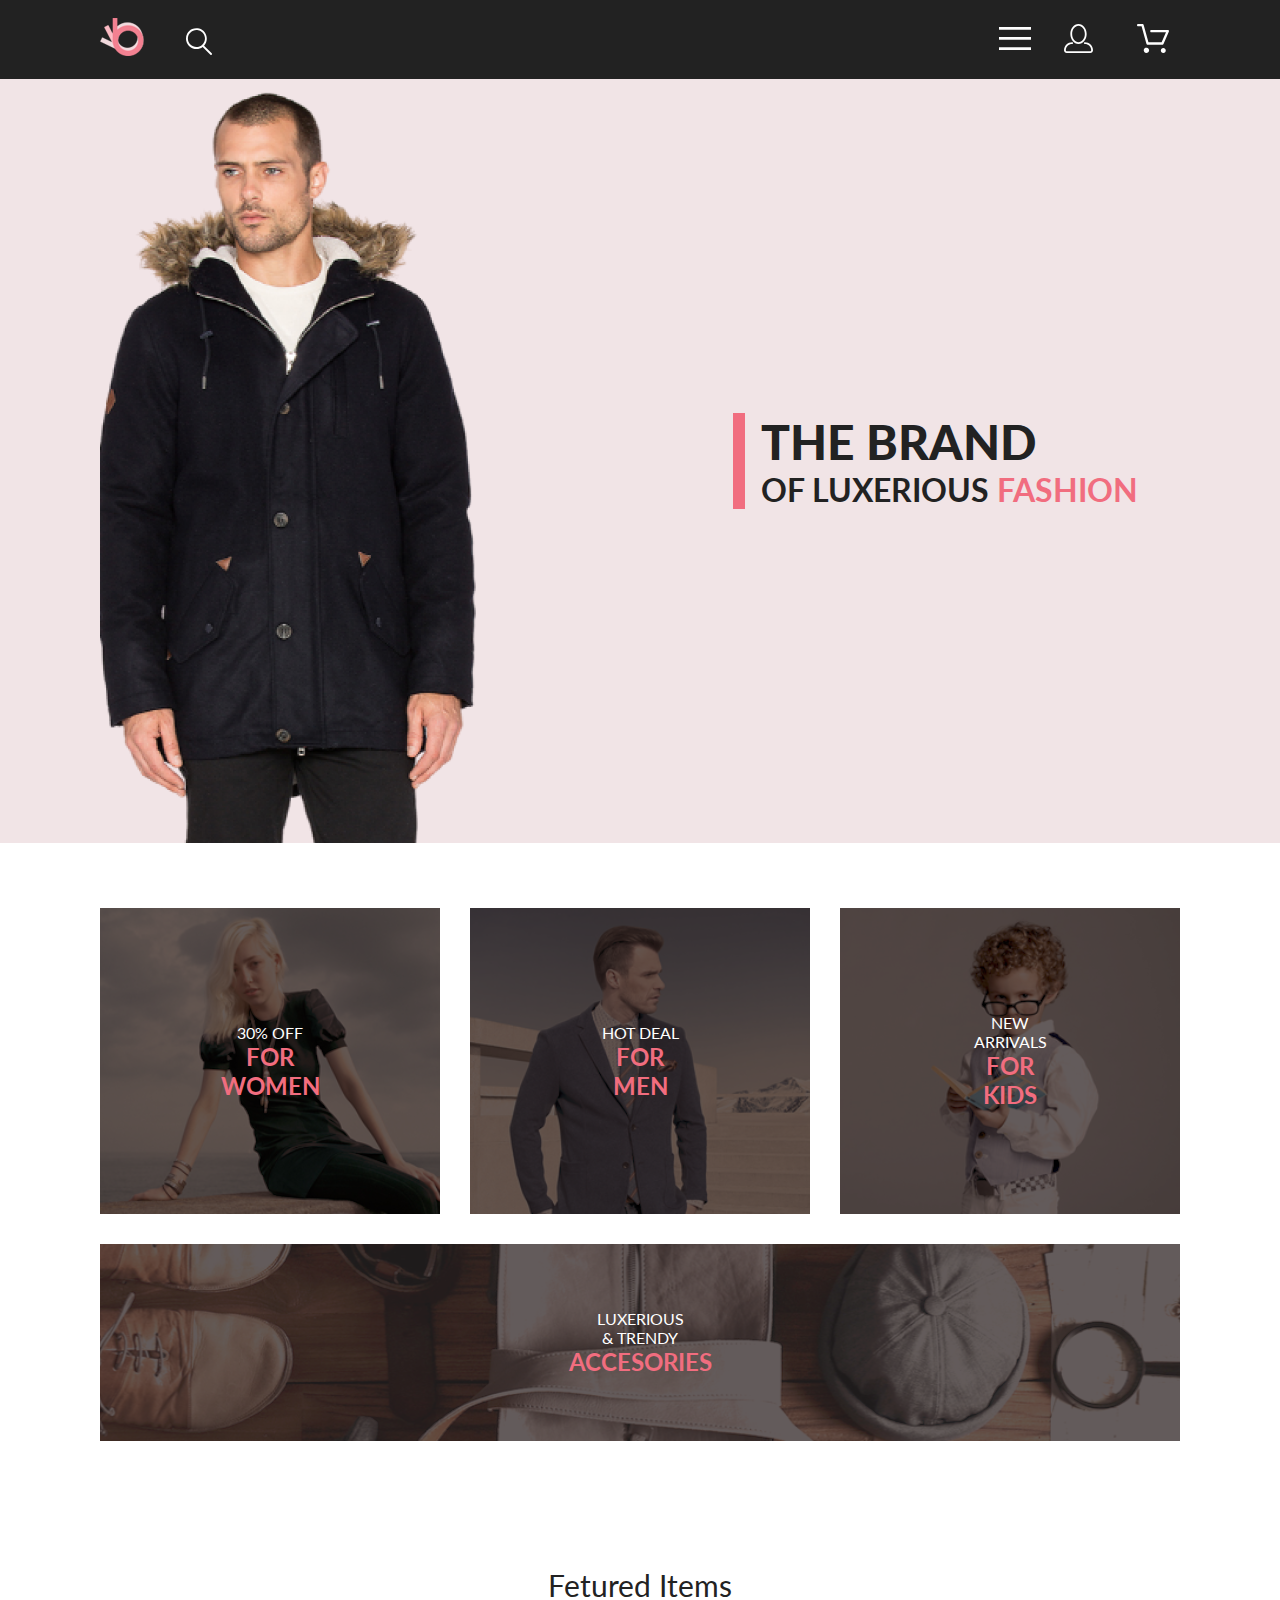
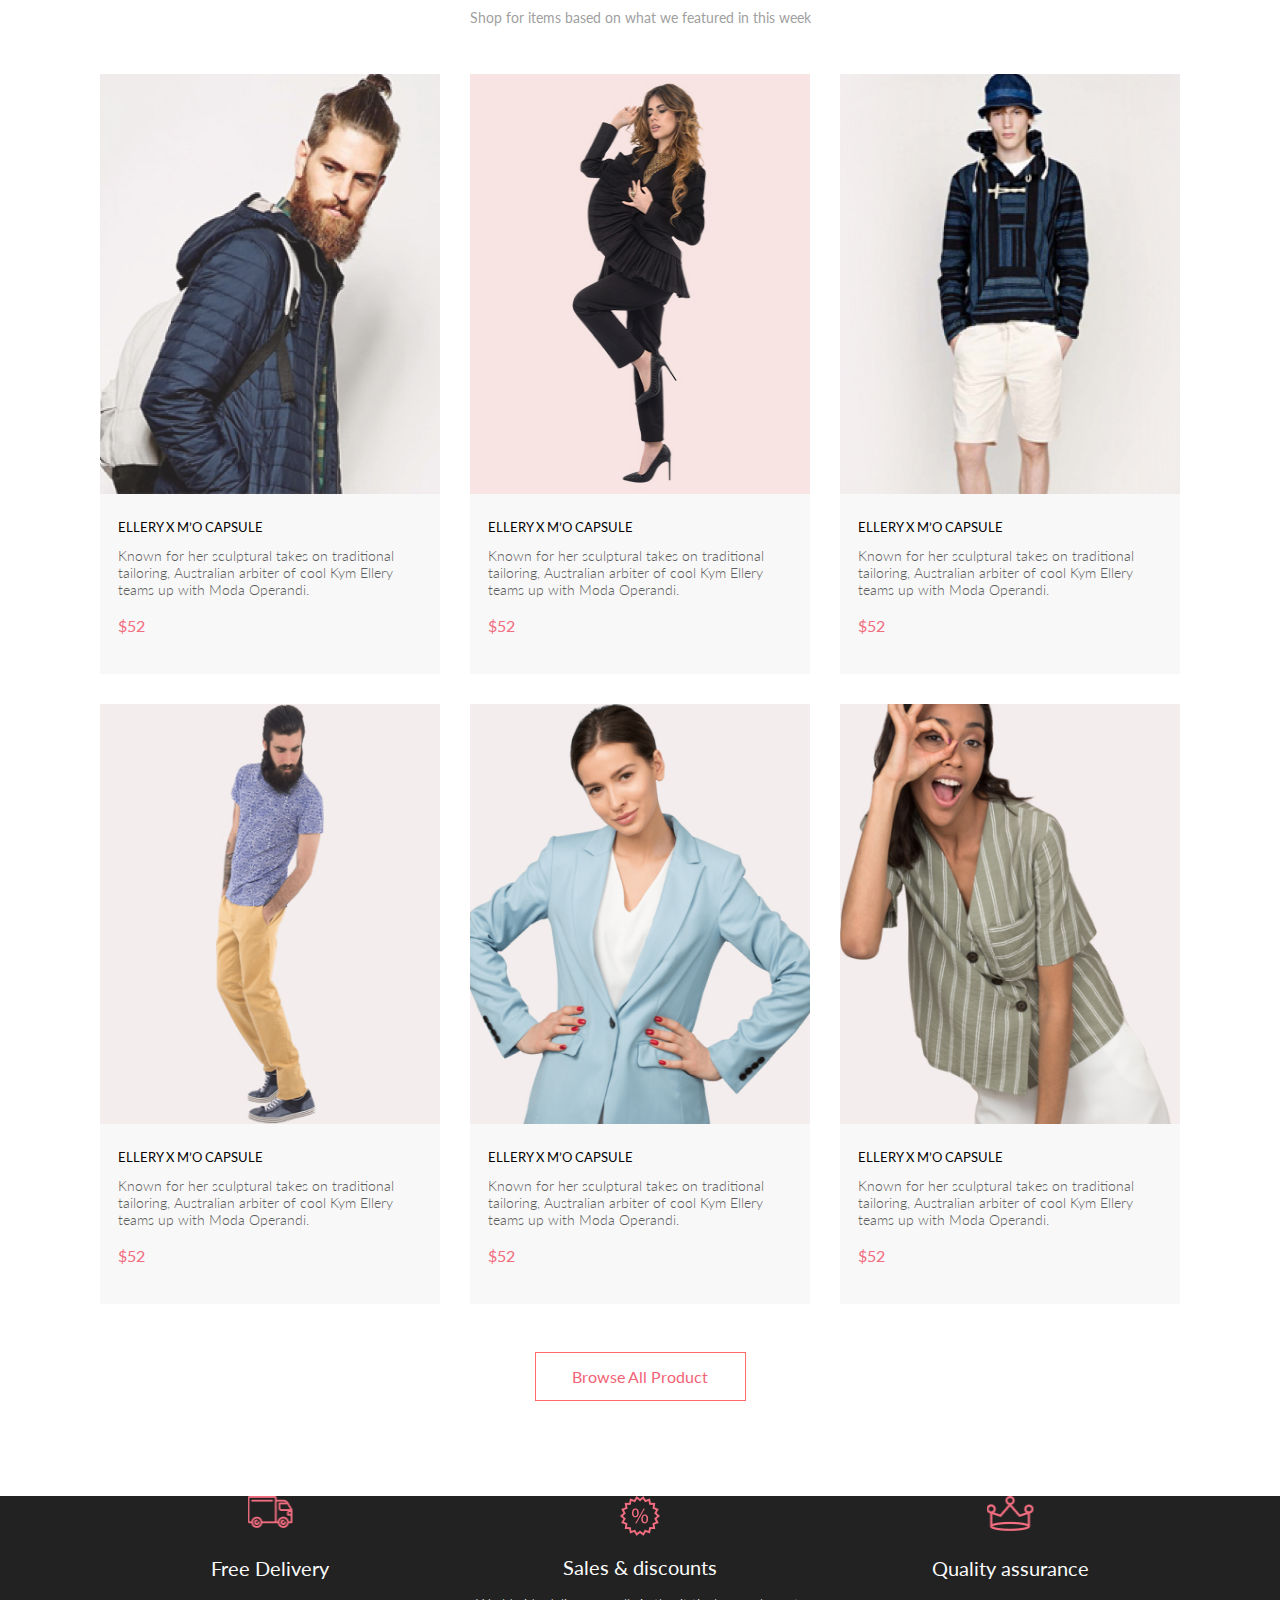
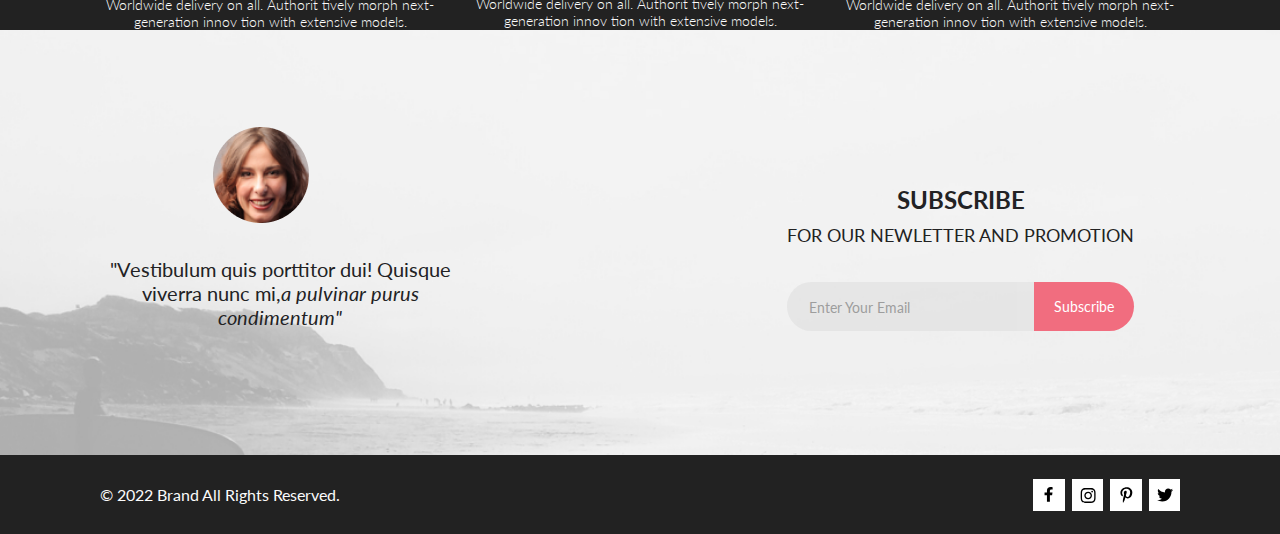
<file: index.html>
<!DOCTYPE html>
<html lang="en">
<head>
    <meta charset="UTF-8">
    <meta http-equiv="X-UA-Compatible" content="IE=edge">
    <meta name="viewport" content="width=device-width, initial-scale=1.0">
    <title>Digital Marketing</title>
    <link rel="stylesheet" href="style/css/style.css">
    <link rel="preconnect" href="https://fonts.googleapis.com">
    <link rel="preconnect" href="https://fonts.gstatic.com" crossorigin>
    <link href="https://fonts.googleapis.com/css2?family=Lato:wght@300;400;900&family=Open+Sans:wght@400;600;700;800&display=swap" rel="stylesheet">

</head>
<body>
   <header class="header">
    <div class="wrp-width">
        <div class="center">
            <div class="header__menu">
                <ul class="header__logo-list">
                    <li class="header__logo-item">
                      <a class="header__logo-link" href="#"><img  class="header__logo-icon" src="img/logo.png" alt="logo" height="38">
                      </a></li>
                    <li class="header__search-item">
                      <form action="#" class="header__search-form">
                        <input class="header__search-btn" id="search-btn" type="search">
                      <label for="search-btn">
                        <svg class="icon-menu" width="27" height="28" viewBox="0 0 27 28" xmlns="http://www.w3.org/2000/svg">
                        <path d="M19.0589 17.6251C20.6705 15.865 21.6275 13.6039 21.769 11.2216C21.9106 8.83932 21.2281 6.48088 19.8362 4.54232C18.4443 2.60377 16.4278 1.20318 14.1252 0.575765C11.8227 -0.0516554 9.37437 0.132305 7.19143 1.09675C5.0085 2.0612 3.22389 3.74739 2.1373 5.87217C1.05071 7.99695 0.728322 10.4309 1.22426 12.7653C1.72021 15.0997 3.00428 17.1923 4.86085 18.6919C6.71741 20.1914 9.0334 21.0064 11.4199 21.0001C13.6723 21.0031 15.8638 20.2691 17.6599 18.9101L25.4079 26.7171C25.4934 26.8061 25.5958 26.8772 25.7091 26.9261C25.8225 26.9751 25.9444 27.0009 26.0679 27.0021C26.1916 27.0024 26.314 26.9773 26.4276 26.9283C26.5411 26.8793 26.6434 26.8074 26.7279 26.7171C26.9018 26.5362 26.999 26.295 26.999 26.0441C26.999 25.7931 26.9018 25.5519 26.7279 25.371L19.0589 17.6251ZM2.88589 10.5001C2.89873 8.81477 3.41021 7.17101 4.35586 5.776C5.30151 4.38098 6.63899 3.29715 8.1997 2.66114C9.76042 2.02513 11.4745 1.86542 13.1258 2.20213C14.7772 2.53884 16.2919 3.3569 17.479 4.55319C18.6661 5.74948 19.4725 7.27044 19.7965 8.92433C20.1204 10.5782 19.9475 12.291 19.2995 13.8468C18.6515 15.4026 17.5574 16.7316 16.1551 17.6665C14.7529 18.6014 13.1052 19.1002 11.4199 19.1C9.14843 19.0892 6.97409 18.1775 5.3741 16.5652C3.77412 14.9528 2.87924 12.7715 2.88589 10.5001Z" />
                        </svg>
                      </label>
                    </form>
                  </li>
                </ul>
            <nav class="nav">
                <ul class="nav__list">
                    <li class="nav__burger-item">
                        <input class ="menu-burger" id="menu" type="checkbox">
                        <label class="menu-btn" for="menu">
                          <svg class="icon-menu" width="32" height="23" viewBox="0 0 32 23" xmlns="http://www.w3.org/2000/svg">
                        <path d="M0 23V20.31H32V23H0ZM0 12.76V10.07H32V12.76H0ZM0 2.69V0H32V2.69H0Z"/>
                        </svg></label>
                        <div class="box">
                            <ul class="menu-list">
                                <li class="menu-list__item">
                                  <a href="#" class="menu-list__close-btn"></a>
                                </li>
                                <li class="menu-list__item">
                                  <span class="menu-list__title">menu</span>
                                </li>
                                <li class="menu-list__item">
                                  <a href="#">man</a>
                                </li>
                                <li class="menu-list__item">
                                  <ul class="menu-sublist">
                                    <li class="menu-sublist__item">
                                      <a href="#">Accessories</a>
                                    </li>
                                    <li class="menu-sublist__item">
                                      <a href="#">Bags</a>
                                    </li>
                                    <li class="menu-sublist__item">
                                      <a href="#">Denim</a>
                                    </li>
                                    <li class="menu-sublist__item">
                                      <a href="#">T-Shirts</a>
                                    </li>
                                  </ul>
                                </li>
                                <li class="menu-list__item">
                                  <a href="#">woman</a>
                                </li>
                                <li class="menu-list__item">
                                  <ul class="menu-sublist">
                                    <li class="menu-sublist__item">
                                      <a href="#">Accessories</a>
                                    </li>
                                    <li class="menu-sublist__item">
                                      <a href="#">Jackets &amp;&nbsp;Coats</a>
                                    </li>
                                    <li class="menu-sublist__item">
                                      <a href="#">Polos</a>
                                    </li>
                                    <li class="menu-sublist__item">
                                      <a href="#">T-Shirts</a>
                                    </li>
                                    <li class="menu-sublist__item">
                                      <a href="#">Shirts</a>
                                    </li>
                                  </ul>
                                </li>
                                <li class="menu-list__item">
                                  <a href="#">kids</a>
                                </li>
                                <li class="menu-list__item">
                                  <ul class="menu-sublist">
                                    <li class="menu-sublist__item">
                                      <a href="#">Accessories</a>
                                    </li>
                                    <li class="menu-sublist__item">
                                      <a href="#">Jackets &amp;&nbsp;Coats</a>
                                    </li>
                                    <li class="menu-sublist__item">
                                      <a href="#">Polos</a>
                                    </li>
                                    <li class="menu-sublist__item">
                                      <a href="#">T-Shirts</a>
                                    </li>
                                    <li class="menu-sublist__item">
                                      <a href="#">Shirts</a>
                                    </li>
                                    <li class="menu-sublist__item">
                                      <a href="#">Bags</a>
                                    </li>
                                  </ul>
                                </li>              
                              </ul>
                        </div>
                        </li>
                    <li class="menu-nav-user-item">
                      <a class="menu-nav-user-link" href="registration.html"><svg class="icon-menu" width="29" height="29" viewBox="0 0 29 29"  xmlns="http://www.w3.org/2000/svg">
                        <path d="M14.5 19.937C19 19.937 22.656 15.464 22.656 9.968C22.656 4.472 19 0 14.5 0C13.3631 0.0217413 12.2463 0.303398 11.2351 0.823397C10.2239 1.34339 9.34507 2.08794 8.66602 3C7.12663 4.99573 6.30819 7.45381 6.34399 9.974C6.34399 15.465 10 19.937 14.5 19.937ZM14.5 1.813C18 1.813 20.844 5.472 20.844 9.969C20.844 14.466 17.998 18.125 14.5 18.125C11.002 18.125 8.15603 14.465 8.15503 9.969C8.15403 5.473 11 1.813 14.5 1.813ZM20.844 18.125C20.6036 18.125 20.373 18.2205 20.203 18.3905C20.033 18.5605 19.9375 18.7911 19.9375 19.0315C19.9375 19.2719 20.033 19.5025 20.203 19.6725C20.373 19.8425 20.6036 19.938 20.844 19.938C22.526 19.9399 24.1386 20.6088 25.3279 21.7982C26.5172 22.9875 27.1861 24.6 27.188 26.282C27.1875 26.5221 27.0918 26.7523 26.922 26.9221C26.7522 27.0918 26.5221 27.1875 26.282 27.188H2.71997C2.47985 27.1875 2.24975 27.0918 2.07996 26.9221C1.91016 26.7523 1.81449 26.5221 1.81396 26.282C1.81608 24.6001 2.48517 22.9877 3.67444 21.7985C4.86371 20.6092 6.47608 19.9401 8.15796 19.938C8.39824 19.938 8.62868 19.8425 8.79858 19.6726C8.96849 19.5027 9.06396 19.2723 9.06396 19.032C9.06396 18.7917 8.96849 18.5613 8.79858 18.3914C8.62868 18.2215 8.39824 18.126 8.15796 18.126C5.99541 18.1279 3.92201 18.9875 2.39258 20.5164C0.863144 22.0453 0.00264777 24.1185 0 26.281C0.000794067 27.0019 0.287502 27.693 0.797241 28.2027C1.30698 28.7125 1.99811 28.9992 2.71899 29H26.282C27.0027 28.9989 27.6936 28.7121 28.2031 28.2024C28.7126 27.6927 28.9992 27.0017 29 26.281C28.9974 24.1187 28.1372 22.0457 26.6083 20.5168C25.0793 18.9878 23.0063 18.1276 20.844 18.125Z"/>
                        </svg>
                        </a></li>
                    <li class="menu-nav-basket-item">
                      <a class="menu-nav-basket-link" href="cart.html">
                        <svg class="icon-menu icon-menu__basket" width="32" height="29" viewBox="0 0 32 29"  xmlns="http://www.w3.org/2000/svg">
                        <path d="M26.2009 29C25.5532 28.9738 24.9415 28.6948 24.4972 28.2227C24.0529 27.7506 23.8114 27.1232 23.8245 26.475C23.8376 25.8269 24.1043 25.2097 24.5673 24.7559C25.0303 24.3022 25.6527 24.048 26.301 24.048C26.9493 24.048 27.5717 24.3022 28.0347 24.7559C28.4977 25.2097 28.7644 25.8269 28.7775 26.475C28.7906 27.1232 28.549 27.7506 28.1047 28.2227C27.6604 28.6948 27.0488 28.9738 26.401 29H26.2009ZM6.75293 26.32C6.75293 25.79 6.91011 25.2718 7.20459 24.8311C7.49907 24.3904 7.91764 24.0469 8.40735 23.844C8.89705 23.6412 9.43594 23.5881 9.95581 23.6915C10.4757 23.7949 10.9532 24.0502 11.328 24.425C11.7028 24.7998 11.9581 25.2773 12.0615 25.7972C12.1649 26.317 12.1118 26.8559 11.9089 27.3456C11.7061 27.8353 11.3626 28.2539 10.9219 28.5483C10.4812 28.8428 9.96304 29 9.43298 29C9.08087 29.0003 8.73212 28.9311 8.40674 28.7966C8.08136 28.662 7.78569 28.4646 7.53662 28.2158C7.28755 27.9669 7.09001 27.6713 6.9552 27.3461C6.82039 27.0208 6.75098 26.6721 6.75098 26.32H6.75293ZM10.553 20.686C10.2935 20.6868 10.0409 20.6024 9.83411 20.4457C9.62727 20.2891 9.47758 20.0689 9.40796 19.819L4.57495 2.36401H1.18201C0.868521 2.36401 0.567859 2.23947 0.346191 2.01781C0.124523 1.79614 0 1.49549 0 1.18201C0 0.868519 0.124523 0.567873 0.346191 0.346205C0.567859 0.124537 0.868521 5.81268e-06 1.18201 5.81268e-06H5.46301C5.7225 -0.00080736 5.97504 0.0837201 6.18176 0.240568C6.38848 0.397416 6.53784 0.617884 6.60693 0.868006L11.4399 18.323H24.6179L29.001 8.27501H14.401C14.2428 8.27961 14.0854 8.25242 13.9379 8.19507C13.7904 8.13771 13.6559 8.05134 13.5424 7.94108C13.4288 7.83082 13.3386 7.69891 13.277 7.55315C13.2154 7.40739 13.1836 7.25075 13.1836 7.0925C13.1836 6.93426 13.2154 6.77762 13.277 6.63186C13.3386 6.4861 13.4288 6.35419 13.5424 6.24393C13.6559 6.13367 13.7904 6.0473 13.9379 5.98994C14.0854 5.93259 14.2428 5.90541 14.401 5.91001H30.814C31.0097 5.90996 31.2022 5.95866 31.3744 6.05172C31.5465 6.14478 31.6928 6.27926 31.7999 6.44301C31.9078 6.60729 31.9734 6.79569 31.9908 6.99145C32.0083 7.18721 31.9771 7.38424 31.9 7.565L26.495 19.977C26.4026 20.1876 26.251 20.3668 26.0585 20.4927C25.866 20.6186 25.641 20.6858 25.411 20.686H10.553Z"/>
                        </svg>
                        <span class="quantity"></span>
                        </a></li>
                </ul>
              </nav>
        </div>
        </div>
    </div>
  </header>
  <main class="main">
    <section class="main__content-backgroung">
        <div class="main__content center">
            <div class="main__content-img">
            </div>
            <div class="main__content-logo">
                <div class="main__content-info">
                    <h2 class="main__content-title">
                        the brand
                        <span class="main__content-subtitle">
                          of luxerious <span>fashion</span>
                        </span>
                      </h2>
                </div>
            </div>
        </div>
    </section> 
<section class="advantages center">
        <div class="advantages__top">
            <ul class="advantages__top-list">
                <li>
                    <div class="advantages__top-item women">
                        <a class="advantages__top-link" href="catalog.html">30% off <br><span class="color-txt">for women</span></a> 
                    </div>
                </li>
                <li>
                    <div class="advantages__top-item men">
                        <a class="advantages__top-link"  href="catalog.html">hot deal <br><span class="color-txt">for men</span></a> 
                    </div>
                </li>
                <li>
                    <div class="advantages__top-item kids">
                        <a class="advantages__top-link" href="catalog.html">new arrivals <br><span class="color-txt">for kids</span></a> 
                    </div>
                </li>
                <li class="advantages__list-item-big">
                    <div class="advantages__top-item advantages-top-item__big">
                        <a class="advantages__top-link" href="catalog.html">luxerious &amp;&nbsp;trendy<br><span class="color-txt">accesories</span></a> 
                   </div>
                </li>
            </ul>
            </div>
        </section>
        <section class="product center">
            <div class="product__info">
                <h2 class="product__title">Fetured Items</h2>
                <p class="product__info-txt">Shop for items based on&nbsp;what we&nbsp;featured in&nbsp;this week</p>
            </div>
            <div class="product__content">
              <ul class="product__content-list">
              </ul>
            </div>
            <div class="product__content-btn">
                <a href="product.html" class="product__content-button">Browse All Product</a>
            </div>
        </section>
        <section class="promo">
            <div class="promo__info center">
                <ul class="promo__info-list">
                    <li class="promo__info-item">
                        <div class="promo__content">
                        <div class="promo__icon-delivery"></div>
                        <h3 class="promo__title">Free Delivery</h3>
                        <p class="promo__txt">Worldwide delivery on&nbsp;all. Authorit tively morph next-generation innov tion with extensive models.</p>
                        </div>
                    </li>
                    <li class="promo__info-item">
                        <div class="promo__content">
                        <div class="promo__icon-discount"></div>
                        <h3 class="promo__title">Sales &amp;&nbsp;discounts</h3>
                        <p class="promo__txt">Worldwide delivery on&nbsp;all. Authorit tively morph next-generation innov tion with extensive models.</p>
                        </div>
                    </li>
                    <li class="promo__info-item">
                        <div class="promo__content">
                        <div class="promo__icon-assurance"></div>
                        <h3 class="promo__title">Quality assurance</h3>
                        <p class="promo__txt">Worldwide delivery on&nbsp;all. Authorit tively morph next-generation innov tion with extensive models.</p>
                         </div>
                    </li>
                </ul>
            </div>
        </section>
      <div class="product__box-wrp center">
        <ul class="product__box"></ul>
      </div>
    </main>
        <footer class="footer">
            <section class="footer__feedback-info center">
                    <div class="footer__feedback-info-content">
                    <div class="footer__feedback-photo">
                      <img src="img/background-feedback.png" alt="" height="96"></div>
                    <p class="footer__feedback-txt">&quot;Vestibulum quis porttitor dui! Quisque viverra nunc&nbsp;mi,<i>a&nbsp;pulvinar purus condimentum&quot;</i></p>
                </div>
                <div class="footer__feedback-form">
                    <div class="footer__feedback-form-info">
                      <h3 class="footer__feedback-title">SUBSCRIBE 
                        <span class="text-decoration">FOR OUR NEWLETTER AND PROMOTION</span> </h3>
                        </div>
                    <div class="footer__form">
                        <form action="#" class="subscription">
                        <input class="footer__form-email" required  placeholder="Enter Your Email" type="email">
                        <button class="footer__form-submit" type="submit">Subscribe</button>
                    </form>
                    </div>
                </div>
        </section>
        <section class="footer__wrp">
        <div class="copyright center ">
            <p class="copyright__txt">&copy;&nbsp;2022 Brand All Rights Reserved.</p>
            <div class="network">
                <ul class="network__logos-list">
                    <li>
                        <div class="network__logos-item">
                          <a class="network__logos-link" href="https://www.facebook.com/" target="_blank"><svg class="network__svg network__svg-facebook" width="9" height="15" viewBox="0 0 9 15"  xmlns="http://www.w3.org/2000/svg">
                            <path d="M8.08836 8.28L8.50686 5.61602H5.89022V3.88729C5.89022 3.15848 6.25574 2.44806 7.42765 2.44806H8.61722V0.179975C8.61722 0.179975 7.53772 0 6.50561 0C4.35073 0 2.9422 1.27593 2.9422 3.5857V5.61602H0.546875V8.28H2.9422V14.72H5.89022V8.28H8.08836Z" />
                            </svg>
                          </a></div>
                        </li> 
                    <li>
                        <div class="network__logos-item">
                          <a class="network__logos-link" href="https://instagram.com/" target="_blank">
                            <svg class="network__svg network__svg-instagram"width="16" height="15" viewBox="0 0 16 15"  xmlns="http://www.w3.org/2000/svg">
                            <path d="M8.13677 3.68162C6.02163 3.68162 4.31555 5.38494 4.31555 7.49666C4.31555 9.60838 6.02163 11.3117 8.13677 11.3117C10.2519 11.3117 11.958 9.60838 11.958 7.49666C11.958 5.38494 10.2519 3.68162 8.13677 3.68162ZM8.13677 9.97693C6.76991 9.97693 5.65248 8.86463 5.65248 7.49666C5.65248 6.12869 6.76658 5.01639 8.13677 5.01639C9.50695 5.01639 10.6211 6.12869 10.6211 7.49666C10.6211 8.86463 9.50363 9.97693 8.13677 9.97693ZM13.0056 3.52557C13.0056 4.02029 12.6065 4.41541 12.1143 4.41541C11.6188 4.41541 11.223 4.01697 11.223 3.52557C11.223 3.03416 11.6221 2.63572 12.1143 2.63572C12.6065 2.63572 13.0056 3.03416 13.0056 3.52557ZM15.5364 4.42869C15.4799 3.2367 15.2072 2.18084 14.3325 1.31092C13.4612 0.440997 12.4036 0.168732 11.2097 0.108966C9.9792 0.0392395 6.29101 0.0392395 5.0605 0.108966C3.8699 0.165411 2.81233 0.437677 1.93768 1.3076C1.06302 2.17752 0.793639 3.23338 0.733776 4.42537C0.663937 5.65389 0.663937 9.33611 0.733776 10.5646C0.790313 11.7566 1.06302 12.8125 1.93768 13.6824C2.81233 14.5523 3.86658 14.8246 5.0605 14.8844C6.29101 14.9541 9.9792 14.9541 11.2097 14.8844C12.4036 14.8279 13.4612 14.5556 14.3325 13.6824C15.2039 12.8125 15.4766 11.7566 15.5364 10.5646C15.6063 9.33611 15.6063 5.65721 15.5364 4.42869ZM13.9468 11.8828C13.6874 12.5336 13.1852 13.0349 12.53 13.2972C11.5489 13.6857 9.22094 13.5961 8.13677 13.5961C7.05259 13.5961 4.72128 13.6824 3.74353 13.2972C3.09169 13.0383 2.58951 12.5369 2.32678 11.8828C1.93768 10.9033 2.02747 8.57908 2.02747 7.49666C2.02747 6.41424 1.941 4.0867 2.32678 3.11053C2.58619 2.45975 3.08837 1.95838 3.74353 1.69608C4.72461 1.3076 7.05259 1.39725 8.13677 1.39725C9.22094 1.39725 11.5523 1.31092 12.53 1.69608C13.1818 1.95506 13.684 2.45643 13.9468 3.11053C14.3359 4.09002 14.2461 6.41424 14.2461 7.49666C14.2461 8.57908 14.3359 10.9066 13.9468 11.8828Z"/>
                            </svg></a>
                          </div>
                        </li>
                    <li>
                        <div class="network__logos-item pinteres">
                          <a class="network__logos-link" href="https://ru.pinterest.com/" target="_blank">
                            <svg class="network__svg network__svg-pinteres" width="13" height="16" viewBox="0 0 13 16"  xmlns="http://www.w3.org/2000/svg">
                            <path d="M6.7402 0.203125C3.55552 0.203125 0.408081 2.34063 0.408081 5.8C0.408081 8 1.63726 9.25 2.38221 9.25C2.68951 9.25 2.86643 8.3875 2.86643 8.14375C2.86643 7.85313 2.13079 7.23438 2.13079 6.025C2.13079 3.5125 4.03043 1.73125 6.48878 1.73125C8.60259 1.73125 10.167 2.94062 10.167 5.1625C10.167 6.82187 9.50585 9.93437 7.3641 9.93437C6.59121 9.93437 5.93006 9.37187 5.93006 8.56563C5.93006 7.38438 6.74951 6.24062 6.74951 5.02187C6.74951 2.95312 3.83487 3.32812 3.83487 5.82812C3.83487 6.35313 3.90006 6.93437 4.13286 7.4125C3.70451 9.26875 2.82919 12.0344 2.82919 13.9469C2.82919 14.5375 2.91299 15.1188 2.96886 15.7094C3.0744 15.8281 3.02163 15.8156 3.18304 15.7563C4.74744 13.6 4.69157 13.1781 5.39928 10.3562C5.78107 11.0875 6.76814 11.4812 7.55034 11.4812C10.8468 11.4812 12.3274 8.24688 12.3274 5.33125C12.3274 2.22813 9.66415 0.203125 6.7402 0.203125Z" />
                            </svg>
                          </a></div>
                        </li>
                    <li>
                        <div class="network__logos-item twitter">
                          <a class="network__logos-link" href="https://twitter.com/" target="_blank">
                            <svg class="network__svg network__svg-twitter" width="17" height="14" viewBox="0 0 17 14"  xmlns="http://www.w3.org/2000/svg">
                            <path d="M14.4181 3.74107C14.4281 3.88319 14.4281 4.02535 14.4281 4.16747C14.4281 8.50247 11.1509 13.4974 5.16096 13.4974C3.31558 13.4974 1.60132 12.9593 0.159302 12.0253C0.421495 12.0558 0.673569 12.0659 0.94585 12.0659C2.46851 12.0659 3.8702 11.5482 4.98953 10.6649C3.5576 10.6345 2.3576 9.69032 1.94415 8.39081C2.14585 8.42125 2.34751 8.44156 2.5593 8.44156C2.85172 8.44156 3.14418 8.40094 3.41643 8.32991C1.92401 8.02531 0.80465 6.70553 0.80465 5.11163V5.07103C1.23825 5.31469 1.74249 5.46697 2.2769 5.48725C1.39959 4.89841 0.824826 3.89335 0.824826 2.75628C0.824826 2.14716 0.98614 1.58878 1.26851 1.10147C2.87187 3.09131 5.28195 4.39078 7.98443 4.53294C7.93403 4.28928 7.90376 4.0355 7.90376 3.78169C7.90376 1.97457 9.35586 0.502502 11.1609 0.502502C12.0987 0.502502 12.9457 0.89844 13.5407 1.53803C14.2768 1.39591 14.9827 1.12178 15.6079 0.746159C15.3659 1.5076 14.8516 2.14719 14.176 2.55325C14.8315 2.48222 15.4668 2.29944 16.0516 2.04566C15.608 2.69538 15.0533 3.27403 14.4181 3.74107Z"/>
                            </svg>
                            </a>
                          </div>
                        </li>
                </ul>
            </div>
        </div>
    </section>
        </footer>
        <script type="module" src="js/index.js"></script>
</body>
</html>
</file>
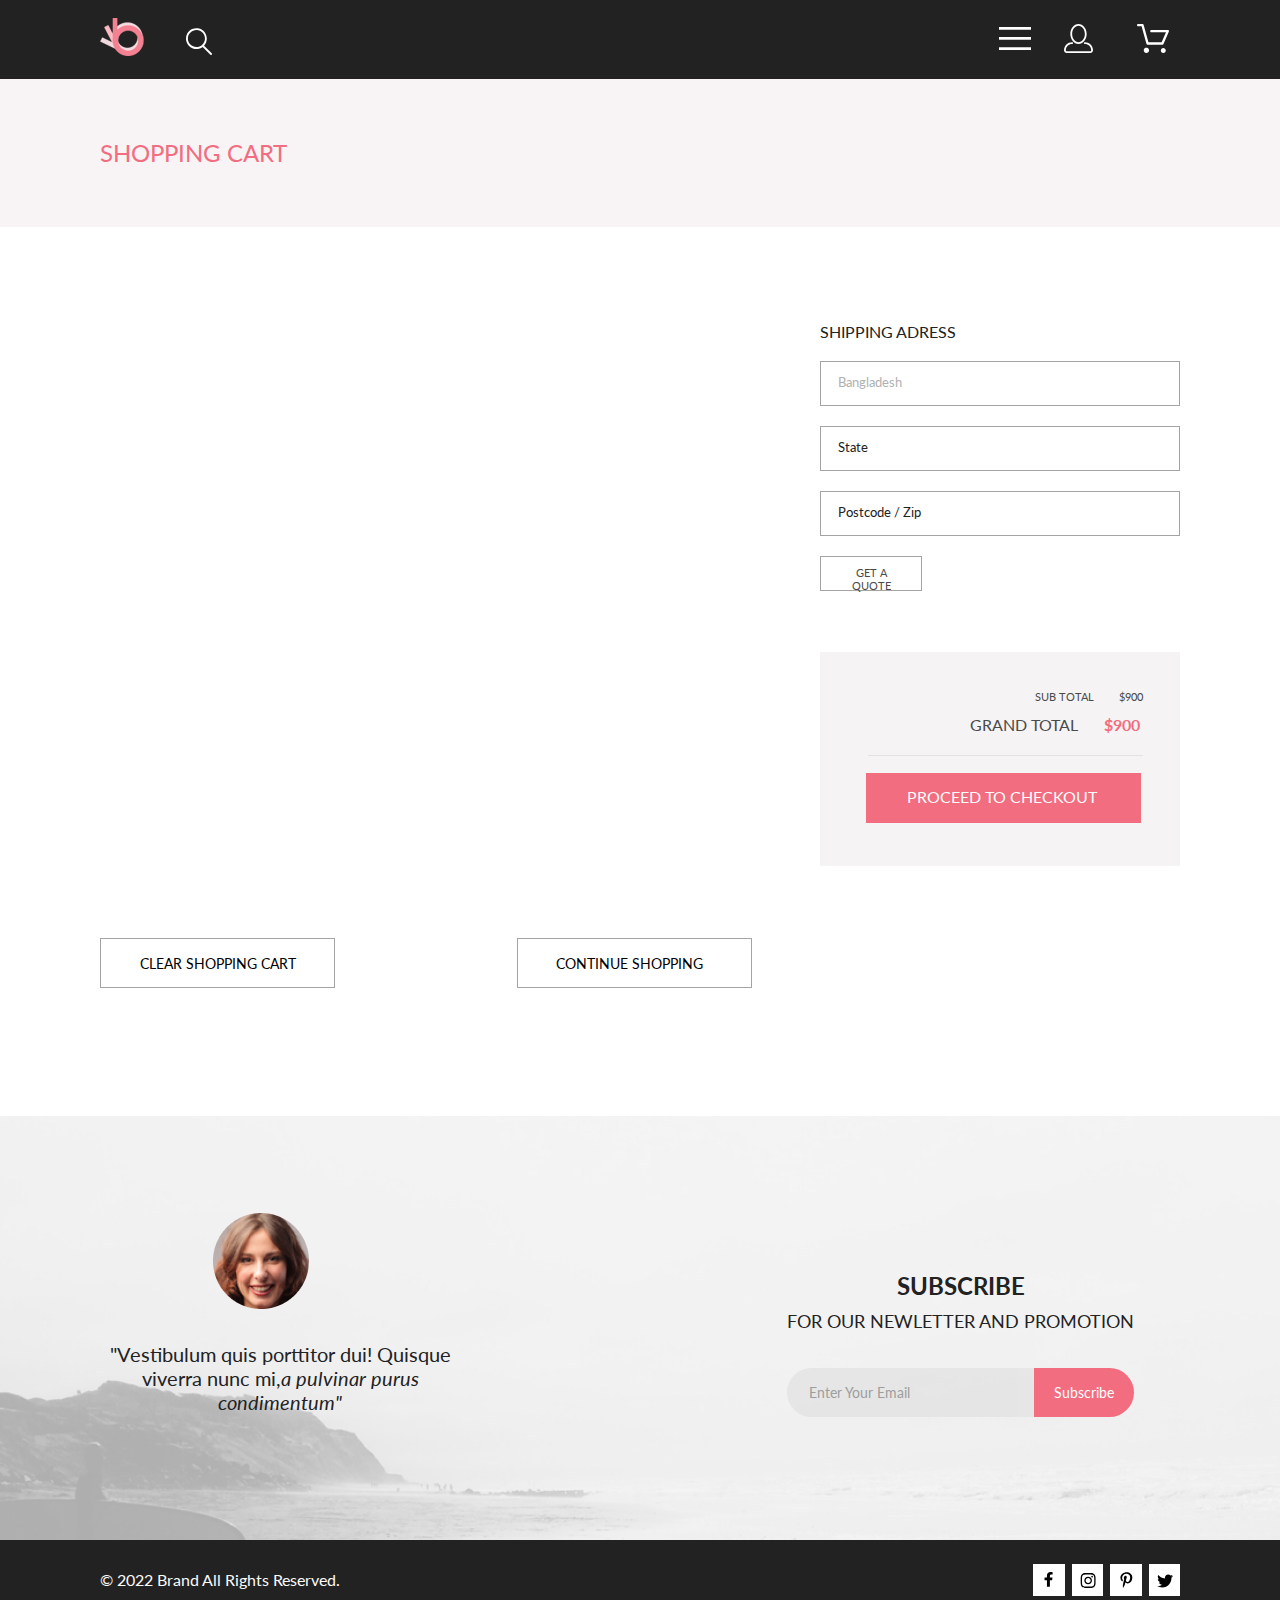
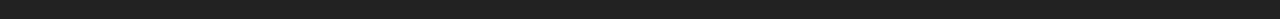
<file: cart.html>
<!DOCTYPE html>
<html lang="en">

<head>
    <meta charset="UTF-8">
    <meta name="viewport" content="width=device-width, initial-scale=1.0">
    <title>Cart</title>
    <link rel="stylesheet" href="style/css/style.css">
    <link rel="preconnect" href="https://fonts.googleapis.com">
    <link rel="preconnect" href="https://fonts.gstatic.com" crossorigin>
    <link
        href="https://fonts.googleapis.com/css2?family=Lato:wght@300;400;900&family=Open+Sans:wght@400;600;700;800&display=swap"
        rel="stylesheet">
</head>

<body>
    <header class="header">
        <div class="wrp-width">
            <div class="center">
                <div class="header__menu">
                    <ul class="header__logo-list">
                        <li class="header__logo-item">
                            <a class="header__logo-link" href="index.html"><img class="header__logo-icon"
                                    src="img/logo.png" alt="logo" height="38">
                            </a>
                        </li>
                        <li class="header__search-item">
                            <form action="#" class="header__search-form">
                                <input class="header__search-btn" id="search-btn" type="search">
                                <label for="search-btn">
                                    <svg class="icon-menu" width="27" height="28" viewBox="0 0 27 28"
                                        xmlns="http://www.w3.org/2000/svg">
                                        <path
                                            d="M19.0589 17.6251C20.6705 15.865 21.6275 13.6039 21.769 11.2216C21.9106 8.83932 21.2281 6.48088 19.8362 4.54232C18.4443 2.60377 16.4278 1.20318 14.1252 0.575765C11.8227 -0.0516554 9.37437 0.132305 7.19143 1.09675C5.0085 2.0612 3.22389 3.74739 2.1373 5.87217C1.05071 7.99695 0.728322 10.4309 1.22426 12.7653C1.72021 15.0997 3.00428 17.1923 4.86085 18.6919C6.71741 20.1914 9.0334 21.0064 11.4199 21.0001C13.6723 21.0031 15.8638 20.2691 17.6599 18.9101L25.4079 26.7171C25.4934 26.8061 25.5958 26.8772 25.7091 26.9261C25.8225 26.9751 25.9444 27.0009 26.0679 27.0021C26.1916 27.0024 26.314 26.9773 26.4276 26.9283C26.5411 26.8793 26.6434 26.8074 26.7279 26.7171C26.9018 26.5362 26.999 26.295 26.999 26.0441C26.999 25.7931 26.9018 25.5519 26.7279 25.371L19.0589 17.6251ZM2.88589 10.5001C2.89873 8.81477 3.41021 7.17101 4.35586 5.776C5.30151 4.38098 6.63899 3.29715 8.1997 2.66114C9.76042 2.02513 11.4745 1.86542 13.1258 2.20213C14.7772 2.53884 16.2919 3.3569 17.479 4.55319C18.6661 5.74948 19.4725 7.27044 19.7965 8.92433C20.1204 10.5782 19.9475 12.291 19.2995 13.8468C18.6515 15.4026 17.5574 16.7316 16.1551 17.6665C14.7529 18.6014 13.1052 19.1002 11.4199 19.1C9.14843 19.0892 6.97409 18.1775 5.3741 16.5652C3.77412 14.9528 2.87924 12.7715 2.88589 10.5001Z" />
                                    </svg>
                                </label>
                            </form>
                        </li>
                    </ul>
                    <nav class="nav">
                        <ul class="nav__list">
                            <li class="nav__burger-item">
                                <input class="menu-burger" id="menu" type="checkbox">
                                <label class="menu-btn" for="menu">
                                    <svg class="icon-menu" width="32" height="23" viewBox="0 0 32 23"
                                        xmlns="http://www.w3.org/2000/svg">
                                        <path d="M0 23V20.31H32V23H0ZM0 12.76V10.07H32V12.76H0ZM0 2.69V0H32V2.69H0Z" />
                                    </svg></label>
                                <div class="box">
                                    <ul class="menu-list">
                                        <li class="menu-list__item">
                                            <a href="#" class="menu-list__close-btn"></a>
                                        </li>
                                        <li class="menu-list__item">
                                            <span class="menu-list__title">menu</span>
                                        </li>
                                        <li class="menu-list__item">
                                            <a href="#">man</a>
                                        </li>
                                        <li class="menu-list__item">
                                            <ul class="menu-sublist">
                                                <li class="menu-sublist__item">
                                                    <a href="#">Accessories</a>
                                                </li>
                                                <li class="menu-sublist__item">
                                                    <a href="#">Bags</a>
                                                </li>
                                                <li class="menu-sublist__item">
                                                    <a href="#">Denim</a>
                                                </li>
                                                <li class="menu-sublist__item">
                                                    <a href="#">T-Shirts</a>
                                                </li>
                                            </ul>
                                        </li>
                                        <li class="menu-list__item">
                                            <a href="#">woman</a>
                                        </li>
                                        <li class="menu-list__item">
                                            <ul class="menu-sublist">
                                                <li class="menu-sublist__item">
                                                    <a href="#">Accessories</a>
                                                </li>
                                                <li class="menu-sublist__item">
                                                    <a href="#">Jackets &amp;&nbsp;Coats</a>
                                                </li>
                                                <li class="menu-sublist__item">
                                                    <a href="#">Polos</a>
                                                </li>
                                                <li class="menu-sublist__item">
                                                    <a href="#">T-Shirts</a>
                                                </li>
                                                <li class="menu-sublist__item">
                                                    <a href="#">Shirts</a>
                                                </li>
                                            </ul>
                                        </li>
                                        <li class="menu-list__item">
                                            <a href="#">kids</a>
                                        </li>
                                        <li class="menu-list__item">
                                            <ul class="menu-sublist">
                                                <li class="menu-sublist__item">
                                                    <a href="#">Accessories</a>
                                                </li>
                                                <li class="menu-sublist__item">
                                                    <a href="#">Jackets &amp;&nbsp;Coats</a>
                                                </li>
                                                <li class="menu-sublist__item">
                                                    <a href="#">Polos</a>
                                                </li>
                                                <li class="menu-sublist__item">
                                                    <a href="#">T-Shirts</a>
                                                </li>
                                                <li class="menu-sublist__item">
                                                    <a href="#">Shirts</a>
                                                </li>
                                                <li class="menu-sublist__item">
                                                    <a href="#">Bags</a>
                                                </li>
                                            </ul>
                                        </li>
                                    </ul>
                                </div>
                            </li>
                            <li class="menu-nav-user-item">
                                <a class="menu-nav-user-link" href="registration.html"><svg class="icon-menu" width="29" height="29"
                                        viewBox="0 0 29 29" xmlns="http://www.w3.org/2000/svg">
                                        <path
                                            d="M14.5 19.937C19 19.937 22.656 15.464 22.656 9.968C22.656 4.472 19 0 14.5 0C13.3631 0.0217413 12.2463 0.303398 11.2351 0.823397C10.2239 1.34339 9.34507 2.08794 8.66602 3C7.12663 4.99573 6.30819 7.45381 6.34399 9.974C6.34399 15.465 10 19.937 14.5 19.937ZM14.5 1.813C18 1.813 20.844 5.472 20.844 9.969C20.844 14.466 17.998 18.125 14.5 18.125C11.002 18.125 8.15603 14.465 8.15503 9.969C8.15403 5.473 11 1.813 14.5 1.813ZM20.844 18.125C20.6036 18.125 20.373 18.2205 20.203 18.3905C20.033 18.5605 19.9375 18.7911 19.9375 19.0315C19.9375 19.2719 20.033 19.5025 20.203 19.6725C20.373 19.8425 20.6036 19.938 20.844 19.938C22.526 19.9399 24.1386 20.6088 25.3279 21.7982C26.5172 22.9875 27.1861 24.6 27.188 26.282C27.1875 26.5221 27.0918 26.7523 26.922 26.9221C26.7522 27.0918 26.5221 27.1875 26.282 27.188H2.71997C2.47985 27.1875 2.24975 27.0918 2.07996 26.9221C1.91016 26.7523 1.81449 26.5221 1.81396 26.282C1.81608 24.6001 2.48517 22.9877 3.67444 21.7985C4.86371 20.6092 6.47608 19.9401 8.15796 19.938C8.39824 19.938 8.62868 19.8425 8.79858 19.6726C8.96849 19.5027 9.06396 19.2723 9.06396 19.032C9.06396 18.7917 8.96849 18.5613 8.79858 18.3914C8.62868 18.2215 8.39824 18.126 8.15796 18.126C5.99541 18.1279 3.92201 18.9875 2.39258 20.5164C0.863144 22.0453 0.00264777 24.1185 0 26.281C0.000794067 27.0019 0.287502 27.693 0.797241 28.2027C1.30698 28.7125 1.99811 28.9992 2.71899 29H26.282C27.0027 28.9989 27.6936 28.7121 28.2031 28.2024C28.7126 27.6927 28.9992 27.0017 29 26.281C28.9974 24.1187 28.1372 22.0457 26.6083 20.5168C25.0793 18.9878 23.0063 18.1276 20.844 18.125Z" />
                                    </svg>
                                </a>
                            </li>
                            <li class="menu-nav-basket-item"><a class="menu-nav-basket-link" href="#001"><svg
                                        class="icon-menu icon-menu__basket" width="32" height="29" viewBox="0 0 32 29"
                                        xmlns="http://www.w3.org/2000/svg">
                                        <path
                                            d="M26.2009 29C25.5532 28.9738 24.9415 28.6948 24.4972 28.2227C24.0529 27.7506 23.8114 27.1232 23.8245 26.475C23.8376 25.8269 24.1043 25.2097 24.5673 24.7559C25.0303 24.3022 25.6527 24.048 26.301 24.048C26.9493 24.048 27.5717 24.3022 28.0347 24.7559C28.4977 25.2097 28.7644 25.8269 28.7775 26.475C28.7906 27.1232 28.549 27.7506 28.1047 28.2227C27.6604 28.6948 27.0488 28.9738 26.401 29H26.2009ZM6.75293 26.32C6.75293 25.79 6.91011 25.2718 7.20459 24.8311C7.49907 24.3904 7.91764 24.0469 8.40735 23.844C8.89705 23.6412 9.43594 23.5881 9.95581 23.6915C10.4757 23.7949 10.9532 24.0502 11.328 24.425C11.7028 24.7998 11.9581 25.2773 12.0615 25.7972C12.1649 26.317 12.1118 26.8559 11.9089 27.3456C11.7061 27.8353 11.3626 28.2539 10.9219 28.5483C10.4812 28.8428 9.96304 29 9.43298 29C9.08087 29.0003 8.73212 28.9311 8.40674 28.7966C8.08136 28.662 7.78569 28.4646 7.53662 28.2158C7.28755 27.9669 7.09001 27.6713 6.9552 27.3461C6.82039 27.0208 6.75098 26.6721 6.75098 26.32H6.75293ZM10.553 20.686C10.2935 20.6868 10.0409 20.6024 9.83411 20.4457C9.62727 20.2891 9.47758 20.0689 9.40796 19.819L4.57495 2.36401H1.18201C0.868521 2.36401 0.567859 2.23947 0.346191 2.01781C0.124523 1.79614 0 1.49549 0 1.18201C0 0.868519 0.124523 0.567873 0.346191 0.346205C0.567859 0.124537 0.868521 5.81268e-06 1.18201 5.81268e-06H5.46301C5.7225 -0.00080736 5.97504 0.0837201 6.18176 0.240568C6.38848 0.397416 6.53784 0.617884 6.60693 0.868006L11.4399 18.323H24.6179L29.001 8.27501H14.401C14.2428 8.27961 14.0854 8.25242 13.9379 8.19507C13.7904 8.13771 13.6559 8.05134 13.5424 7.94108C13.4288 7.83082 13.3386 7.69891 13.277 7.55315C13.2154 7.40739 13.1836 7.25075 13.1836 7.0925C13.1836 6.93426 13.2154 6.77762 13.277 6.63186C13.3386 6.4861 13.4288 6.35419 13.5424 6.24393C13.6559 6.13367 13.7904 6.0473 13.9379 5.98994C14.0854 5.93259 14.2428 5.90541 14.401 5.91001H30.814C31.0097 5.90996 31.2022 5.95866 31.3744 6.05172C31.5465 6.14478 31.6928 6.27926 31.7999 6.44301C31.9078 6.60729 31.9734 6.79569 31.9908 6.99145C32.0083 7.18721 31.9771 7.38424 31.9 7.565L26.495 19.977C26.4026 20.1876 26.251 20.3668 26.0585 20.4927C25.866 20.6186 25.641 20.6858 25.411 20.686H10.553Z" />
                                    </svg>
                                    <span class="quantity"></span>
                                </a></li>
                        </ul>
                    </nav>
                </div>
            </div>
        </div>
    </header>
    <section class="headding">
        <div class="center">
            <div class="headding__wrp">
                <h3 class="headding__title">Shopping cart</h3>
            </div>
        </div>
    </section>

    <section class="cart">
        <div class="center">
            <div class="cart__content">
                <div class="cart__items">
                </div>
                <div class="cart__buttons cart__buttons-mob">
                    <button id="dellAll" class="cart__button">CLEAR SHOPPING CART</button>
                    <a href="index.html" class="cart__button">CONTINUE SHOPPING</a>
                </div>
                <div class="cart__form">
                    <form class="cart__form-adress" action="#">
                        <fieldset>
                            <legend class="cart__form-title">SHIPPING ADRESS</legend>
                            <div class="cart__form-wrp">
                                <input type="text" class="cart__form-input input-color" value="Bangladesh">
                                <input type="text" class="cart__form-input" value="State">
                                <input type="text" class="cart__form-input" value="Postcode / Zip">
                                <button class="cart__form-btn" type="submit">GET A QUOTE</button>
                            </div>
                        </fieldset>
                    </form>
                    <div class="cart__checkout">
                        <div class="cart__checkout-info">
                            <p class="cart__checkout-txt">SUB TOTAL<span>$900</span></p>
                            <p class="cart__checkout-txt">GRAND TOTAL <span class="cart__checkout-txt-color">$900</span></p>
                        </div>
                        <hr class="cart__checkout-hr">
                        <a href="#" class="cart__checkout-btn">PROCEED TO CHECKOUT</a>
                    </div>
                </div>
            </div>
            <div class="cart__buttons">
                <button id="dellAll" class="cart__button">CLEAR SHOPPING CART</button>
                <a href="index.html" class="cart__button">CONTINUE SHOPPING</a>
            </div>
        </div>
    </section>


    <footer class="footer">
        <section class="footer__feedback-info center">
            <div class="footer__feedback-info-content">
                <div class="footer__feedback-photo">
                    <img src="img/background-feedback.png" alt="" height="96">
                </div>
                <p class="footer__feedback-txt">&quot;Vestibulum quis porttitor dui! Quisque viverra
                    nunc&nbsp;mi,<i>a&nbsp;pulvinar purus condimentum&quot;</i></p>
            </div>
            <div class="footer__feedback-form">
                <div class="footer__feedback-form-info">
                    <h3 class="footer__feedback-title">SUBSCRIBE
                        <span class="text-decoration">FOR OUR NEWLETTER AND PROMOTION</span>
                    </h3>
                </div>
                <div class="footer__form">
                    <form action="#" class="subscription">
                        <input class="footer__form-email" required placeholder="Enter Your Email" type="email">
                        <button class="footer__form-submit" type="submit">Subscribe</button>
                    </form>
                </div>
            </div>
        </section>
        <section class="footer__wrp">
            <div class="copyright center ">
                <p class="copyright__txt">&copy;&nbsp;2022 Brand All Rights Reserved.</p>
                <div class="network">
                    <ul class="network__logos-list">
                        <li>
                            <div class="network__logos-item">
                                <a class="network__logos-link" href="https://www.facebook.com/" target="_blank"><svg
                                        class="network__svg network__svg-facebook" width="9" height="15"
                                        viewBox="0 0 9 15" xmlns="http://www.w3.org/2000/svg">
                                        <path
                                            d="M8.08836 8.28L8.50686 5.61602H5.89022V3.88729C5.89022 3.15848 6.25574 2.44806 7.42765 2.44806H8.61722V0.179975C8.61722 0.179975 7.53772 0 6.50561 0C4.35073 0 2.9422 1.27593 2.9422 3.5857V5.61602H0.546875V8.28H2.9422V14.72H5.89022V8.28H8.08836Z" />
                                    </svg>
                                </a>
                            </div>
                        </li>
                        <li>
                            <div class="network__logos-item">
                                <a class="network__logos-link" href="https://instagram.com/" target="_blank">
                                    <svg class="network__svg network__svg-instagram" width="16" height="15"
                                        viewBox="0 0 16 15" xmlns="http://www.w3.org/2000/svg">
                                        <path
                                            d="M8.13677 3.68162C6.02163 3.68162 4.31555 5.38494 4.31555 7.49666C4.31555 9.60838 6.02163 11.3117 8.13677 11.3117C10.2519 11.3117 11.958 9.60838 11.958 7.49666C11.958 5.38494 10.2519 3.68162 8.13677 3.68162ZM8.13677 9.97693C6.76991 9.97693 5.65248 8.86463 5.65248 7.49666C5.65248 6.12869 6.76658 5.01639 8.13677 5.01639C9.50695 5.01639 10.6211 6.12869 10.6211 7.49666C10.6211 8.86463 9.50363 9.97693 8.13677 9.97693ZM13.0056 3.52557C13.0056 4.02029 12.6065 4.41541 12.1143 4.41541C11.6188 4.41541 11.223 4.01697 11.223 3.52557C11.223 3.03416 11.6221 2.63572 12.1143 2.63572C12.6065 2.63572 13.0056 3.03416 13.0056 3.52557ZM15.5364 4.42869C15.4799 3.2367 15.2072 2.18084 14.3325 1.31092C13.4612 0.440997 12.4036 0.168732 11.2097 0.108966C9.9792 0.0392395 6.29101 0.0392395 5.0605 0.108966C3.8699 0.165411 2.81233 0.437677 1.93768 1.3076C1.06302 2.17752 0.793639 3.23338 0.733776 4.42537C0.663937 5.65389 0.663937 9.33611 0.733776 10.5646C0.790313 11.7566 1.06302 12.8125 1.93768 13.6824C2.81233 14.5523 3.86658 14.8246 5.0605 14.8844C6.29101 14.9541 9.9792 14.9541 11.2097 14.8844C12.4036 14.8279 13.4612 14.5556 14.3325 13.6824C15.2039 12.8125 15.4766 11.7566 15.5364 10.5646C15.6063 9.33611 15.6063 5.65721 15.5364 4.42869ZM13.9468 11.8828C13.6874 12.5336 13.1852 13.0349 12.53 13.2972C11.5489 13.6857 9.22094 13.5961 8.13677 13.5961C7.05259 13.5961 4.72128 13.6824 3.74353 13.2972C3.09169 13.0383 2.58951 12.5369 2.32678 11.8828C1.93768 10.9033 2.02747 8.57908 2.02747 7.49666C2.02747 6.41424 1.941 4.0867 2.32678 3.11053C2.58619 2.45975 3.08837 1.95838 3.74353 1.69608C4.72461 1.3076 7.05259 1.39725 8.13677 1.39725C9.22094 1.39725 11.5523 1.31092 12.53 1.69608C13.1818 1.95506 13.684 2.45643 13.9468 3.11053C14.3359 4.09002 14.2461 6.41424 14.2461 7.49666C14.2461 8.57908 14.3359 10.9066 13.9468 11.8828Z" />
                                    </svg></a>
                            </div>
                        </li>
                        <li>
                            <div class="network__logos-item pinteres">
                                <a class="network__logos-link" href="https://ru.pinterest.com/" target="_blank">
                                    <svg class="network__svg network__svg-pinteres" width="13" height="16"
                                        viewBox="0 0 13 16" xmlns="http://www.w3.org/2000/svg">
                                        <path
                                            d="M6.7402 0.203125C3.55552 0.203125 0.408081 2.34063 0.408081 5.8C0.408081 8 1.63726 9.25 2.38221 9.25C2.68951 9.25 2.86643 8.3875 2.86643 8.14375C2.86643 7.85313 2.13079 7.23438 2.13079 6.025C2.13079 3.5125 4.03043 1.73125 6.48878 1.73125C8.60259 1.73125 10.167 2.94062 10.167 5.1625C10.167 6.82187 9.50585 9.93437 7.3641 9.93437C6.59121 9.93437 5.93006 9.37187 5.93006 8.56563C5.93006 7.38438 6.74951 6.24062 6.74951 5.02187C6.74951 2.95312 3.83487 3.32812 3.83487 5.82812C3.83487 6.35313 3.90006 6.93437 4.13286 7.4125C3.70451 9.26875 2.82919 12.0344 2.82919 13.9469C2.82919 14.5375 2.91299 15.1188 2.96886 15.7094C3.0744 15.8281 3.02163 15.8156 3.18304 15.7563C4.74744 13.6 4.69157 13.1781 5.39928 10.3562C5.78107 11.0875 6.76814 11.4812 7.55034 11.4812C10.8468 11.4812 12.3274 8.24688 12.3274 5.33125C12.3274 2.22813 9.66415 0.203125 6.7402 0.203125Z" />
                                    </svg>
                                </a>
                            </div>
                        </li>
                        <li>
                            <div class="network__logos-item twitter">
                                <a class="network__logos-link" href="https://twitter.com/" target="_blank">
                                    <svg class="network__svg network__svg-twitter" width="17" height="14"
                                        viewBox="0 0 17 14" xmlns="http://www.w3.org/2000/svg">
                                        <path
                                            d="M14.4181 3.74107C14.4281 3.88319 14.4281 4.02535 14.4281 4.16747C14.4281 8.50247 11.1509 13.4974 5.16096 13.4974C3.31558 13.4974 1.60132 12.9593 0.159302 12.0253C0.421495 12.0558 0.673569 12.0659 0.94585 12.0659C2.46851 12.0659 3.8702 11.5482 4.98953 10.6649C3.5576 10.6345 2.3576 9.69032 1.94415 8.39081C2.14585 8.42125 2.34751 8.44156 2.5593 8.44156C2.85172 8.44156 3.14418 8.40094 3.41643 8.32991C1.92401 8.02531 0.80465 6.70553 0.80465 5.11163V5.07103C1.23825 5.31469 1.74249 5.46697 2.2769 5.48725C1.39959 4.89841 0.824826 3.89335 0.824826 2.75628C0.824826 2.14716 0.98614 1.58878 1.26851 1.10147C2.87187 3.09131 5.28195 4.39078 7.98443 4.53294C7.93403 4.28928 7.90376 4.0355 7.90376 3.78169C7.90376 1.97457 9.35586 0.502502 11.1609 0.502502C12.0987 0.502502 12.9457 0.89844 13.5407 1.53803C14.2768 1.39591 14.9827 1.12178 15.6079 0.746159C15.3659 1.5076 14.8516 2.14719 14.176 2.55325C14.8315 2.48222 15.4668 2.29944 16.0516 2.04566C15.608 2.69538 15.0533 3.27403 14.4181 3.74107Z" />
                                    </svg>
                                </a>
                            </div>
                        </li>
                    </ul>
                </div>
            </div>
        </section>
    </footer>
    <script type="module" src="js/cart.js"></script>
</body>

</html>
</file>
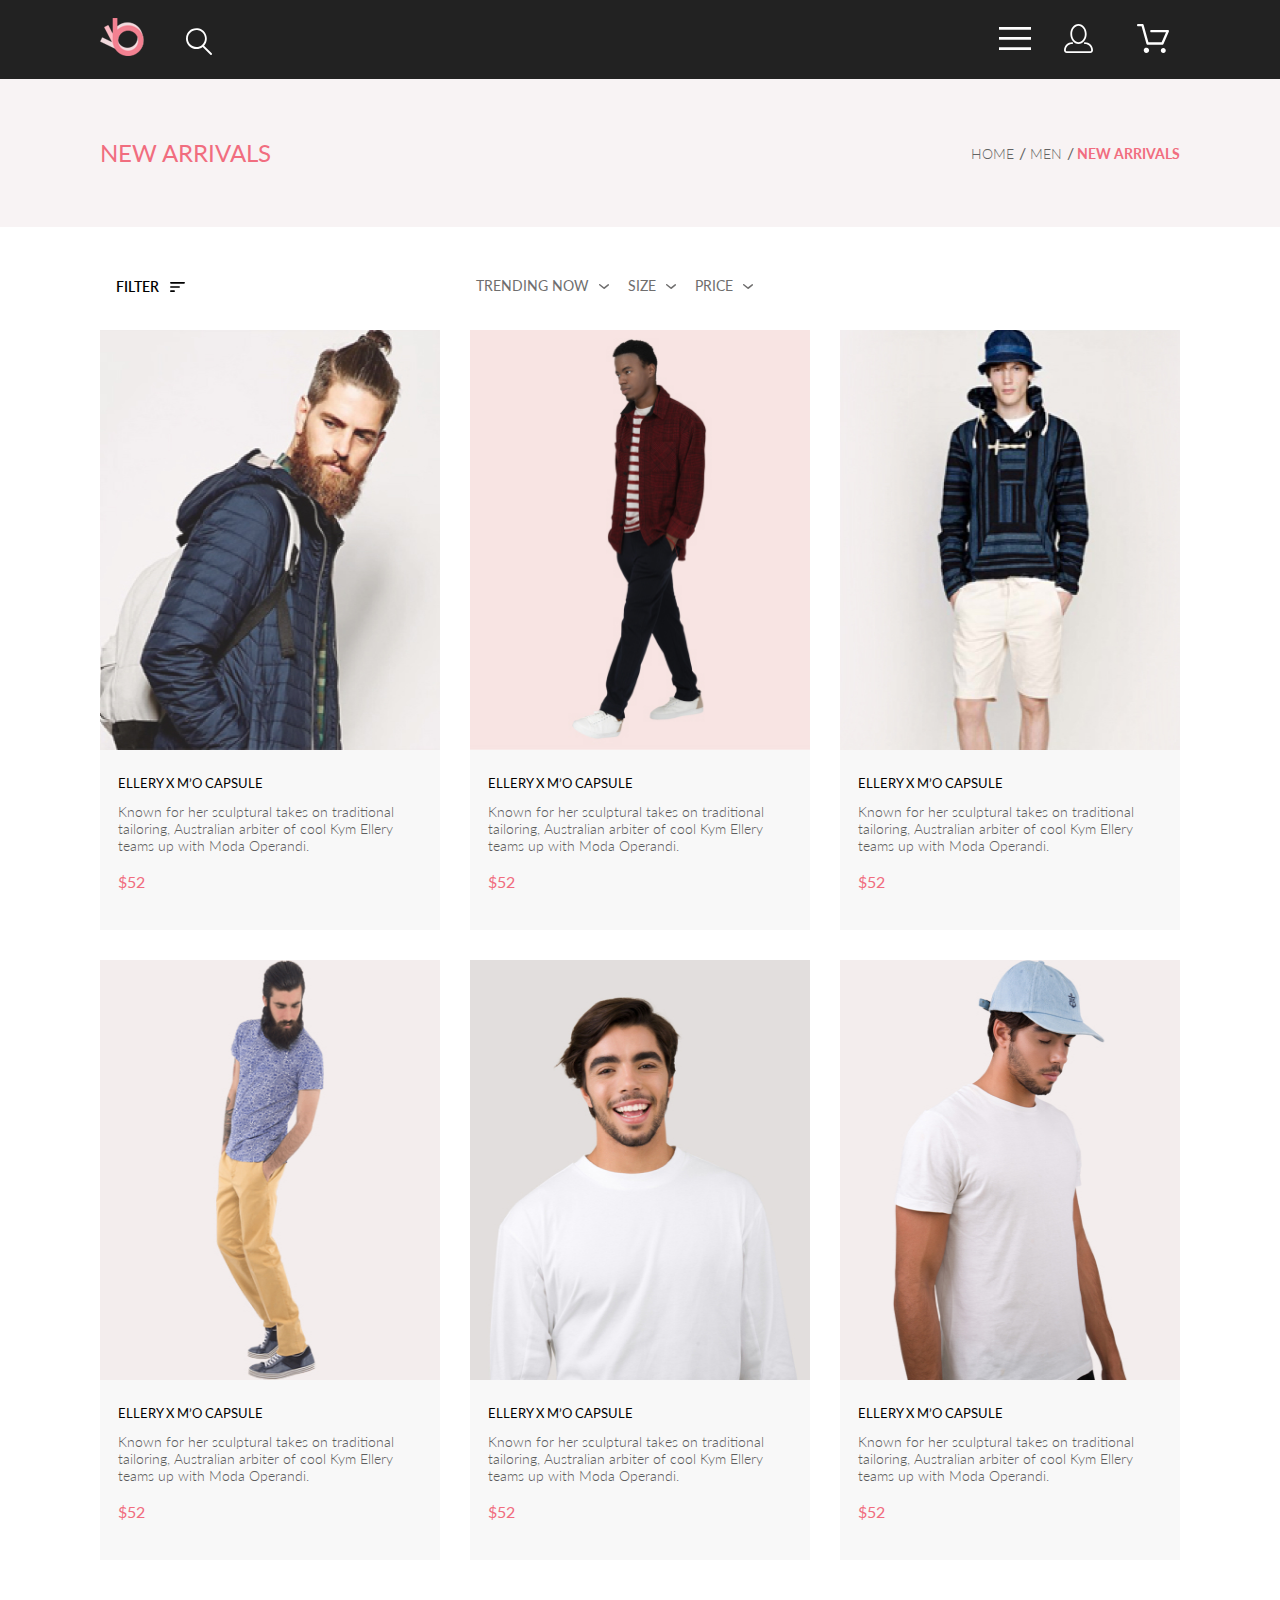
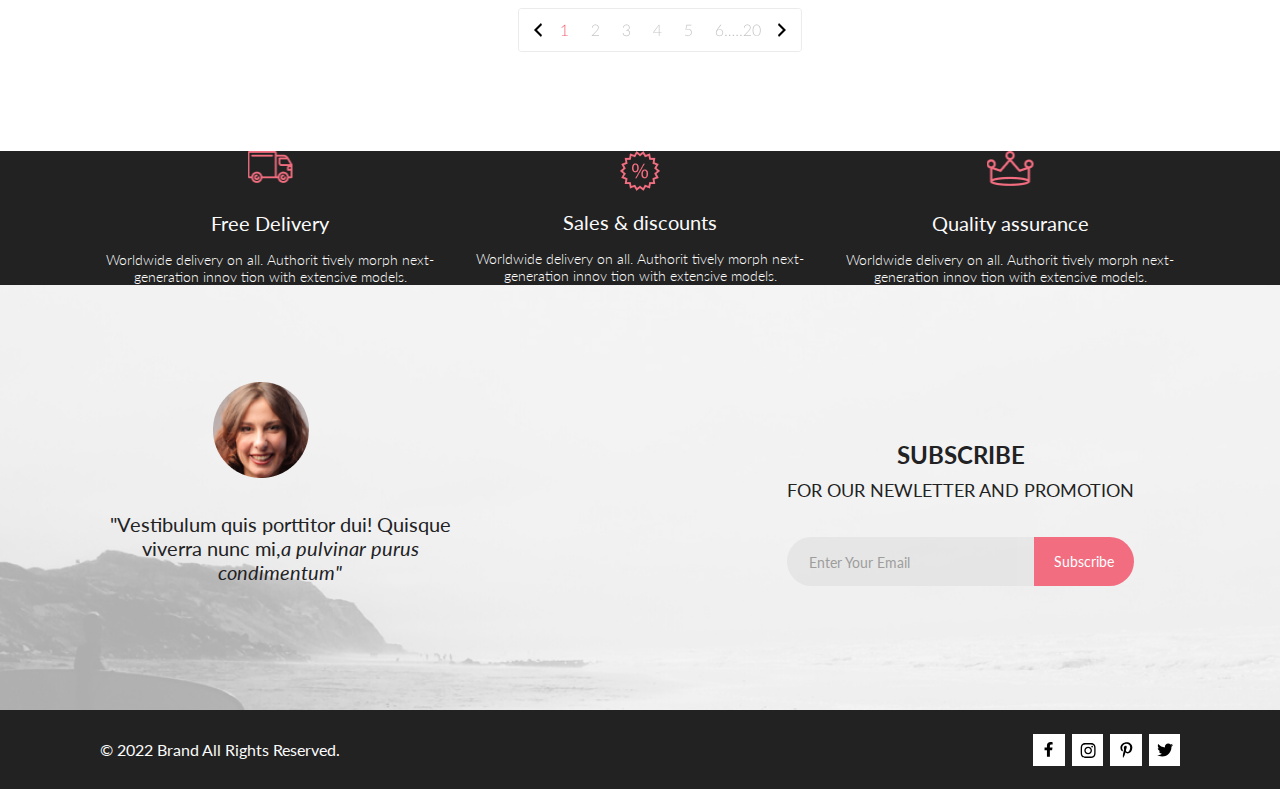
<file: catalog.html>
<!DOCTYPE html>
<html lang="en">

<head>
    <meta charset="UTF-8">
    <meta name="viewport" content="width=device-width, initial-scale=1.0">
    <title>Catalog</title>
    <link rel="stylesheet" href="style/css/style.css">
    <link rel="preconnect" href="https://fonts.googleapis.com">
    <link rel="preconnect" href="https://fonts.gstatic.com" crossorigin>
    <link
        href="https://fonts.googleapis.com/css2?family=Lato:wght@300;400;900&family=Open+Sans:wght@400;600;700;800&display=swap"
        rel="stylesheet">
</head>

<body>
    <header class="header">
        <div class="wrp-width">
            <div class="center">
                <div class="header__menu">
                    <ul class="header__logo-list">
                        <li class="header__logo-item">
                            <a class="header__logo-link" href="index.html"><img class="header__logo-icon" src="img/logo.png"
                                    alt="logo" height="38">
                            </a>
                        </li>
                        <li class="header__search-item">
                            <form action="#" class="header__search-form">
                                <input class="header__search-btn" id="search-btn" type="search">
                                <label for="search-btn">
                                    <svg class="icon-menu" width="27" height="28" viewBox="0 0 27 28"
                                        xmlns="http://www.w3.org/2000/svg">
                                        <path
                                            d="M19.0589 17.6251C20.6705 15.865 21.6275 13.6039 21.769 11.2216C21.9106 8.83932 21.2281 6.48088 19.8362 4.54232C18.4443 2.60377 16.4278 1.20318 14.1252 0.575765C11.8227 -0.0516554 9.37437 0.132305 7.19143 1.09675C5.0085 2.0612 3.22389 3.74739 2.1373 5.87217C1.05071 7.99695 0.728322 10.4309 1.22426 12.7653C1.72021 15.0997 3.00428 17.1923 4.86085 18.6919C6.71741 20.1914 9.0334 21.0064 11.4199 21.0001C13.6723 21.0031 15.8638 20.2691 17.6599 18.9101L25.4079 26.7171C25.4934 26.8061 25.5958 26.8772 25.7091 26.9261C25.8225 26.9751 25.9444 27.0009 26.0679 27.0021C26.1916 27.0024 26.314 26.9773 26.4276 26.9283C26.5411 26.8793 26.6434 26.8074 26.7279 26.7171C26.9018 26.5362 26.999 26.295 26.999 26.0441C26.999 25.7931 26.9018 25.5519 26.7279 25.371L19.0589 17.6251ZM2.88589 10.5001C2.89873 8.81477 3.41021 7.17101 4.35586 5.776C5.30151 4.38098 6.63899 3.29715 8.1997 2.66114C9.76042 2.02513 11.4745 1.86542 13.1258 2.20213C14.7772 2.53884 16.2919 3.3569 17.479 4.55319C18.6661 5.74948 19.4725 7.27044 19.7965 8.92433C20.1204 10.5782 19.9475 12.291 19.2995 13.8468C18.6515 15.4026 17.5574 16.7316 16.1551 17.6665C14.7529 18.6014 13.1052 19.1002 11.4199 19.1C9.14843 19.0892 6.97409 18.1775 5.3741 16.5652C3.77412 14.9528 2.87924 12.7715 2.88589 10.5001Z" />
                                    </svg>
                                </label>
                            </form>
                        </li>
                    </ul>
                    <nav class="nav">
                        <ul class="nav__list">
                            <li class="nav__burger-item">
                                <input class="menu-burger" id="menu" type="checkbox">
                                <label class="menu-btn" for="menu">
                                    <svg class="icon-menu" width="32" height="23" viewBox="0 0 32 23"
                                        xmlns="http://www.w3.org/2000/svg">
                                        <path d="M0 23V20.31H32V23H0ZM0 12.76V10.07H32V12.76H0ZM0 2.69V0H32V2.69H0Z" />
                                    </svg></label>
                                <div class="box">
                                    <ul class="menu-list">
                                        <li class="menu-list__item">
                                            <a href="#" class="menu-list__close-btn"></a>
                                        </li>
                                        <li class="menu-list__item">
                                            <span class="menu-list__title">menu</span>
                                        </li>
                                        <li class="menu-list__item">
                                            <a href="#">man</a>
                                        </li>
                                        <li class="menu-list__item">
                                            <ul class="menu-sublist">
                                                <li class="menu-sublist__item">
                                                    <a href="#">Accessories</a>
                                                </li>
                                                <li class="menu-sublist__item">
                                                    <a href="#">Bags</a>
                                                </li>
                                                <li class="menu-sublist__item">
                                                    <a href="#">Denim</a>
                                                </li>
                                                <li class="menu-sublist__item">
                                                    <a href="#">T-Shirts</a>
                                                </li>
                                            </ul>
                                        </li>
                                        <li class="menu-list__item">
                                            <a href="#">woman</a>
                                        </li>
                                        <li class="menu-list__item">
                                            <ul class="menu-sublist">
                                                <li class="menu-sublist__item">
                                                    <a href="#">Accessories</a>
                                                </li>
                                                <li class="menu-sublist__item">
                                                    <a href="#">Jackets &amp;&nbsp;Coats</a>
                                                </li>
                                                <li class="menu-sublist__item">
                                                    <a href="#">Polos</a>
                                                </li>
                                                <li class="menu-sublist__item">
                                                    <a href="#">T-Shirts</a>
                                                </li>
                                                <li class="menu-sublist__item">
                                                    <a href="#">Shirts</a>
                                                </li>
                                            </ul>
                                        </li>
                                        <li class="menu-list__item">
                                            <a href="#">kids</a>
                                        </li>
                                        <li class="menu-list__item">
                                            <ul class="menu-sublist">
                                                <li class="menu-sublist__item">
                                                    <a href="#">Accessories</a>
                                                </li>
                                                <li class="menu-sublist__item">
                                                    <a href="#">Jackets &amp;&nbsp;Coats</a>
                                                </li>
                                                <li class="menu-sublist__item">
                                                    <a href="#">Polos</a>
                                                </li>
                                                <li class="menu-sublist__item">
                                                    <a href="#">T-Shirts</a>
                                                </li>
                                                <li class="menu-sublist__item">
                                                    <a href="#">Shirts</a>
                                                </li>
                                                <li class="menu-sublist__item">
                                                    <a href="#">Bags</a>
                                                </li>
                                            </ul>
                                        </li>
                                    </ul>
                                </div>
                            </li>
                            <li class="menu-nav-user-item">
                                <a class="menu-nav-user-link" href="#"><svg class="icon-menu" width="29" height="29"
                                        viewBox="0 0 29 29" xmlns="http://www.w3.org/2000/svg">
                                        <path
                                            d="M14.5 19.937C19 19.937 22.656 15.464 22.656 9.968C22.656 4.472 19 0 14.5 0C13.3631 0.0217413 12.2463 0.303398 11.2351 0.823397C10.2239 1.34339 9.34507 2.08794 8.66602 3C7.12663 4.99573 6.30819 7.45381 6.34399 9.974C6.34399 15.465 10 19.937 14.5 19.937ZM14.5 1.813C18 1.813 20.844 5.472 20.844 9.969C20.844 14.466 17.998 18.125 14.5 18.125C11.002 18.125 8.15603 14.465 8.15503 9.969C8.15403 5.473 11 1.813 14.5 1.813ZM20.844 18.125C20.6036 18.125 20.373 18.2205 20.203 18.3905C20.033 18.5605 19.9375 18.7911 19.9375 19.0315C19.9375 19.2719 20.033 19.5025 20.203 19.6725C20.373 19.8425 20.6036 19.938 20.844 19.938C22.526 19.9399 24.1386 20.6088 25.3279 21.7982C26.5172 22.9875 27.1861 24.6 27.188 26.282C27.1875 26.5221 27.0918 26.7523 26.922 26.9221C26.7522 27.0918 26.5221 27.1875 26.282 27.188H2.71997C2.47985 27.1875 2.24975 27.0918 2.07996 26.9221C1.91016 26.7523 1.81449 26.5221 1.81396 26.282C1.81608 24.6001 2.48517 22.9877 3.67444 21.7985C4.86371 20.6092 6.47608 19.9401 8.15796 19.938C8.39824 19.938 8.62868 19.8425 8.79858 19.6726C8.96849 19.5027 9.06396 19.2723 9.06396 19.032C9.06396 18.7917 8.96849 18.5613 8.79858 18.3914C8.62868 18.2215 8.39824 18.126 8.15796 18.126C5.99541 18.1279 3.92201 18.9875 2.39258 20.5164C0.863144 22.0453 0.00264777 24.1185 0 26.281C0.000794067 27.0019 0.287502 27.693 0.797241 28.2027C1.30698 28.7125 1.99811 28.9992 2.71899 29H26.282C27.0027 28.9989 27.6936 28.7121 28.2031 28.2024C28.7126 27.6927 28.9992 27.0017 29 26.281C28.9974 24.1187 28.1372 22.0457 26.6083 20.5168C25.0793 18.9878 23.0063 18.1276 20.844 18.125Z" />
                                    </svg>
                                </a>
                            </li>
                            <li class="menu-nav-basket-item"><a class="menu-nav-basket-link" href="#001"><svg
                                        class="icon-menu icon-menu__basket" width="32" height="29" viewBox="0 0 32 29"
                                        xmlns="http://www.w3.org/2000/svg">
                                        <path
                                            d="M26.2009 29C25.5532 28.9738 24.9415 28.6948 24.4972 28.2227C24.0529 27.7506 23.8114 27.1232 23.8245 26.475C23.8376 25.8269 24.1043 25.2097 24.5673 24.7559C25.0303 24.3022 25.6527 24.048 26.301 24.048C26.9493 24.048 27.5717 24.3022 28.0347 24.7559C28.4977 25.2097 28.7644 25.8269 28.7775 26.475C28.7906 27.1232 28.549 27.7506 28.1047 28.2227C27.6604 28.6948 27.0488 28.9738 26.401 29H26.2009ZM6.75293 26.32C6.75293 25.79 6.91011 25.2718 7.20459 24.8311C7.49907 24.3904 7.91764 24.0469 8.40735 23.844C8.89705 23.6412 9.43594 23.5881 9.95581 23.6915C10.4757 23.7949 10.9532 24.0502 11.328 24.425C11.7028 24.7998 11.9581 25.2773 12.0615 25.7972C12.1649 26.317 12.1118 26.8559 11.9089 27.3456C11.7061 27.8353 11.3626 28.2539 10.9219 28.5483C10.4812 28.8428 9.96304 29 9.43298 29C9.08087 29.0003 8.73212 28.9311 8.40674 28.7966C8.08136 28.662 7.78569 28.4646 7.53662 28.2158C7.28755 27.9669 7.09001 27.6713 6.9552 27.3461C6.82039 27.0208 6.75098 26.6721 6.75098 26.32H6.75293ZM10.553 20.686C10.2935 20.6868 10.0409 20.6024 9.83411 20.4457C9.62727 20.2891 9.47758 20.0689 9.40796 19.819L4.57495 2.36401H1.18201C0.868521 2.36401 0.567859 2.23947 0.346191 2.01781C0.124523 1.79614 0 1.49549 0 1.18201C0 0.868519 0.124523 0.567873 0.346191 0.346205C0.567859 0.124537 0.868521 5.81268e-06 1.18201 5.81268e-06H5.46301C5.7225 -0.00080736 5.97504 0.0837201 6.18176 0.240568C6.38848 0.397416 6.53784 0.617884 6.60693 0.868006L11.4399 18.323H24.6179L29.001 8.27501H14.401C14.2428 8.27961 14.0854 8.25242 13.9379 8.19507C13.7904 8.13771 13.6559 8.05134 13.5424 7.94108C13.4288 7.83082 13.3386 7.69891 13.277 7.55315C13.2154 7.40739 13.1836 7.25075 13.1836 7.0925C13.1836 6.93426 13.2154 6.77762 13.277 6.63186C13.3386 6.4861 13.4288 6.35419 13.5424 6.24393C13.6559 6.13367 13.7904 6.0473 13.9379 5.98994C14.0854 5.93259 14.2428 5.90541 14.401 5.91001H30.814C31.0097 5.90996 31.2022 5.95866 31.3744 6.05172C31.5465 6.14478 31.6928 6.27926 31.7999 6.44301C31.9078 6.60729 31.9734 6.79569 31.9908 6.99145C32.0083 7.18721 31.9771 7.38424 31.9 7.565L26.495 19.977C26.4026 20.1876 26.251 20.3668 26.0585 20.4927C25.866 20.6186 25.641 20.6858 25.411 20.686H10.553Z" />
                                    </svg>
                                    <span class="quantity"></span>
                                </a></li>
                        </ul>
                    </nav>
                </div>
            </div>
        </div>
    </header>
    <section class="headding">
        <div class="center">
            <div class="headding__wrp">
                <h3 class="headding__title">NEW ARRIVALS</h3>
                <ul class="headding__breadcrumbs">
                    <li class="headding__breadcrumbs-item">
                        <a href="#" class="headding__breadcrumbs-link">home</a>
                    </li>
                    <li class="headding__breadcrumbs-item">
                        <a href="#" class="headding__breadcrumbs-link">men</a>
                    </li>
                    <li class="headding__breadcrumbs-item">
                        <a href="#" class="headding__breadcrumbs-link headding__breadcrumbs-link--active">new
                            arrivals</a>
                    </li>
                </ul>
            </div>
        </div>
    </section>
    <div class="center">
    <div class="filter-sort">
        <details class="filter">
            <summary class="filter__summary"><span class="filter__heading">filter</span>
                <svg class="filter__svg" width="15" height="10" viewBox="0 0 15 10" fill="none" xmlns="http://www.w3.org/2000/svg">
                    <path
                        d="M0.833333 10H4.16667C4.625 10 5 9.625 5 9.16667C5 8.70833 4.625 8.33333 4.16667 8.33333H0.833333C0.375 8.33333 0 8.70833 0 9.16667C0 9.625 0.375 10 0.833333 10ZM0 0.833333C0 1.29167 0.375 1.66667 0.833333 1.66667H14.1667C14.625 1.66667 15 1.29167 15 0.833333C15 0.375 14.625 0 14.1667 0H0.833333C0.375 0 0 0.375 0 0.833333ZM0.833333 5.83333H9.16667C9.625 5.83333 10 5.45833 10 5C10 4.54167 9.625 4.16667 9.16667 4.16667H0.833333C0.375 4.16667 0 4.54167 0 5C0 5.45833 0.375 5.83333 0.833333 5.83333Z"
                        fill="black" />
                </svg>
                <svg class="filter__svg-mob" width="38" height="25" viewBox="0 0 38 25" fill="none" xmlns="http://www.w3.org/2000/svg">
                    <path d="M2.08333 25H10.4167C11.5625 25 12.5 24.0625 12.5 22.9167C12.5 21.7708 11.5625 20.8333 10.4167 20.8333H2.08333C0.9375 20.8333 0 21.7708 0 22.9167C0 24.0625 0.9375 25 2.08333 25ZM0 2.08333C0 3.22917 0.9375 4.16667 2.08333 4.16667H35.4167C36.5625 4.16667 37.5 3.22917 37.5 2.08333C37.5 0.9375 36.5625 0 35.4167 0H2.08333C0.9375 0 0 0.9375 0 2.08333ZM2.08333 14.5833H22.9167C24.0625 14.5833 25 13.6458 25 12.5C25 11.3542 24.0625 10.4167 22.9167 10.4167H2.08333C0.9375 10.4167 0 11.3542 0 12.5C0 13.6458 0.9375 14.5833 2.08333 14.5833Z" fill="black"/>
                    </svg>
                    
            </summary>
            <div class="filter__content">
                <details open class="filter__item">
                    <summary class="filter__title">category</summary>
                    <div class="filter__link-box">
                        <a href="#" class="filter__link">Accessories</a>
                        <a href="#" class="filter__link">Bags</a>
                        <a href="#" class="filter__link">Denim</a>
                        <a href="#" class="filter__link">Hoodies & Sweatshirts</a>
                        <a href="#" class="filter__link">Jackets & Coats</a>
                        <a href="#" class="filter__link">Polos</a>
                        <a href="#" class="filter__link">Shirts</a>
                        <a href="#" class="filter__link">Shoes</a>
                        <a href="#" class="filter__link">Sweaters & Knits</a>
                        <a href="#" class="filter__link">T-Shirts</a>
                        <a href="#" class="filter__link">Tanks</a>
                    </div>
                </details>
                <details class="filter__item">
                    <summary class="filter__title">brand</summary>
                    <div class="filter__link-box">
                        <a href="#" class="filter__link">Accessories</a>
                        <a href="#" class="filter__link">Bags</a>
                        <a href="#" class="filter__link">Denim</a>
                        <a href="#" class="filter__link">Hoodies & Sweatshirts</a>
                        <a href="#" class="filter__link">Jackets & Coats</a>
                        <a href="#" class="filter__link">Polos</a>
                        <a href="#" class="filter__link">Shirts</a>
                        <a href="#" class="filter__link">Shoes</a>
                        <a href="#" class="filter__link">Sweaters & Knits</a>
                        <a href="#" class="filter__link">T-Shirts</a>
                        <a href="#" class="filter__link">Tanks</a>
                    </div>
                </details>
                <details class="filter__item">
                    <summary class="filter__title">designer</summary>
                    <div class="filter__link-box">
                        <a href="#" class="filter__link">Accessories</a>
                        <a href="#" class="filter__link">Bags</a>
                        <a href="#" class="filter__link">Denim</a>
                        <a href="#" class="filter__link">Hoodies & Sweatshirts</a>
                        <a href="#" class="filter__link">Jackets & Coats</a>
                        <a href="#" class="filter__link">Polos</a>
                        <a href="#" class="filter__link">Shirts</a>
                        <a href="#" class="filter__link">Shoes</a>
                        <a href="#" class="filter__link">Sweaters & Knits</a>
                        <a href="#" class="filter__link">T-Shirts</a>
                        <a href="#" class="filter__link">Tanks</a>
                    </div>
                </details>
            </div>
        </details>
        <div class="sort">
            <details class="sort__details">
                <summary class="sort__summary"><span class="sort__heading sort__heading-width">trending now</span>
                    <svg width="11" height="5" viewBox="0 0 11 5" fill="none" xmlns="http://www.w3.org/2000/svg">
                        <path
                            d="M5.00214 5.00214C4.83521 5.00247 4.67343 4.94433 4.54488 4.83782L0.258102 1.2655C0.112196 1.14422 0.0204417 0.969958 0.00302325 0.781035C-0.0143952 0.592112 0.0439493 0.404007 0.165221 0.258101C0.286493 0.112196 0.460759 0.0204417 0.649682 0.00302327C0.838605 -0.0143952 1.02671 0.043949 1.17262 0.165221L5.00214 3.36602L8.83167 0.279536C8.90475 0.220188 8.98884 0.175869 9.0791 0.149125C9.16937 0.122382 9.26403 0.113741 9.35764 0.1237C9.45126 0.133659 9.54198 0.162021 9.6246 0.207156C9.70722 0.252292 9.7801 0.313311 9.83906 0.386705C9.90449 0.460167 9.95405 0.546351 9.98462 0.639855C10.0152 0.733359 10.0261 0.83217 10.0167 0.930097C10.0073 1.02802 9.97784 1.12296 9.93005 1.20895C9.88227 1.29494 9.81723 1.37013 9.73904 1.42982L5.45225 4.88068C5.32002 4.97036 5.16154 5.01312 5.00214 5.00214Z"
                            fill="#6F6E6E" />
                    </svg>
                </summary>
            </details>
            <details class="sort__details">
                <summary class="sort__summary"><span class="sort__heading">size</span>
                    <svg width="11" height="5" viewBox="0 0 11 5" fill="none" xmlns="http://www.w3.org/2000/svg">
                        <path
                            d="M5.00214 5.00214C4.83521 5.00247 4.67343 4.94433 4.54488 4.83782L0.258102 1.2655C0.112196 1.14422 0.0204417 0.969958 0.00302325 0.781035C-0.0143952 0.592112 0.0439493 0.404007 0.165221 0.258101C0.286493 0.112196 0.460759 0.0204417 0.649682 0.00302327C0.838605 -0.0143952 1.02671 0.043949 1.17262 0.165221L5.00214 3.36602L8.83167 0.279536C8.90475 0.220188 8.98884 0.175869 9.0791 0.149125C9.16937 0.122382 9.26403 0.113741 9.35764 0.1237C9.45126 0.133659 9.54198 0.162021 9.6246 0.207156C9.70722 0.252292 9.7801 0.313311 9.83906 0.386705C9.90449 0.460167 9.95405 0.546351 9.98462 0.639855C10.0152 0.733359 10.0261 0.83217 10.0167 0.930097C10.0073 1.02802 9.97784 1.12296 9.93005 1.20895C9.88227 1.29494 9.81723 1.37013 9.73904 1.42982L5.45225 4.88068C5.32002 4.97036 5.16154 5.01312 5.00214 5.00214Z"
                            fill="#6F6E6E" />
                    </svg>
                </summary>
                <div class="sort__box">
                    <div class="sort__check">
                        <input class="sort__input"  type="checkbox" id="sort__check1"><label for="sort__check1">xs</label>
                    </div>
                    <div class="sort__check">
                        <input class="sort__input"  type="checkbox" id="sort__check2"><label for="sort__check2">s</label>
                    </div>
                    <div class="sort__check">
                        <input class="sort__input" type="checkbox" id="sort__check2"><label for="sort__check2">l</label>
                    </div>
                </div>
            </details>
            <details class="sort__details">
                <summary class="sort__summary"><span class="sort__heading">price</span>
                    <svg width="11" height="5" viewBox="0 0 11 5" fill="none" xmlns="http://www.w3.org/2000/svg">
                        <path
                            d="M5.00214 5.00214C4.83521 5.00247 4.67343 4.94433 4.54488 4.83782L0.258102 1.2655C0.112196 1.14422 0.0204417 0.969958 0.00302325 0.781035C-0.0143952 0.592112 0.0439493 0.404007 0.165221 0.258101C0.286493 0.112196 0.460759 0.0204417 0.649682 0.00302327C0.838605 -0.0143952 1.02671 0.043949 1.17262 0.165221L5.00214 3.36602L8.83167 0.279536C8.90475 0.220188 8.98884 0.175869 9.0791 0.149125C9.16937 0.122382 9.26403 0.113741 9.35764 0.1237C9.45126 0.133659 9.54198 0.162021 9.6246 0.207156C9.70722 0.252292 9.7801 0.313311 9.83906 0.386705C9.90449 0.460167 9.95405 0.546351 9.98462 0.639855C10.0152 0.733359 10.0261 0.83217 10.0167 0.930097C10.0073 1.02802 9.97784 1.12296 9.93005 1.20895C9.88227 1.29494 9.81723 1.37013 9.73904 1.42982L5.45225 4.88068C5.32002 4.97036 5.16154 5.01312 5.00214 5.00214Z"
                            fill="#6F6E6E" />
                    </svg>
                </summary>
            </details>
        </div>
    </div>
    </div>
    <section class="product__wrp">
        <div class="center">
            <div class="product__content">
                <ul class="product__content-list">
                </ul>
              </div>
          </div>
        </section>
        <section class="paginat">
                <div class="center">
                    <svg width="284" height="44" viewBox="0 0 284 44" fill="none" xmlns="http://www.w3.org/2000/svg">
                        <path d="M280.731 0H3.26431C1.46148 0 0 1.34315 0 3V41C0 42.6569 1.46148 44 3.26431 44H280.731C282.534 44 283.995 42.6569 283.995 41V3C283.995 1.34315 282.534 0 280.731 0Z" fill="white"/>
                        <path d="M280.731 0.5H3.2643C1.76194 0.5 0.544037 1.61929 0.544037 3V41C0.544037 42.3807 1.76194 43.5 3.2643 43.5H280.731C282.233 43.5 283.451 42.3807 283.451 41V3C283.451 1.61929 282.233 0.5 280.731 0.5Z" stroke="#EBEBEB" stroke-linejoin="round"/>
                        <path d="M49.7623 27.408V28H43.9223V27.408H46.5223V18.224C46.5223 18.0427 46.5303 17.8507 46.5463 17.648L44.0503 19.864C43.9756 19.928 43.901 19.952 43.8263 19.936C43.7516 19.92 43.693 19.888 43.6503 19.84L43.4183 19.52L46.6903 16.632H47.2903V27.408H49.7623Z" fill="#EF5B70"/>
                        <path d="M80.7383 27.28C80.8236 27.28 80.8903 27.3067 80.9383 27.36C80.9863 27.408 81.0103 27.472 81.0103 27.552V28H73.7063V27.728C73.7063 27.6693 73.7196 27.6107 73.7463 27.552C73.7783 27.488 73.8183 27.4347 73.8663 27.392L77.7303 23.48C78.0503 23.1547 78.3463 22.84 78.6183 22.536C78.8903 22.232 79.125 21.9253 79.3223 21.616C79.525 21.3067 79.6823 20.9893 79.7943 20.664C79.9063 20.3387 79.9623 19.992 79.9623 19.624C79.9623 19.208 79.893 18.848 79.7543 18.544C79.6156 18.2347 79.4316 17.9813 79.2023 17.784C78.973 17.5867 78.7063 17.44 78.4023 17.344C78.0983 17.248 77.7836 17.2 77.4583 17.2C77.101 17.2 76.7703 17.256 76.4663 17.368C76.1676 17.4747 75.901 17.6267 75.6663 17.824C75.437 18.016 75.245 18.248 75.0903 18.52C74.941 18.7867 74.837 19.08 74.7783 19.4C74.741 19.5173 74.6903 19.5947 74.6263 19.632C74.5676 19.6693 74.485 19.6827 74.3783 19.672L73.9863 19.608C74.0556 19.1227 74.189 18.6907 74.3863 18.312C74.5836 17.9333 74.8343 17.6133 75.1383 17.352C75.4423 17.0907 75.7943 16.8933 76.1943 16.76C76.5943 16.6213 77.0263 16.552 77.4903 16.552C77.9223 16.552 78.333 16.616 78.7223 16.744C79.117 16.8667 79.4636 17.056 79.7623 17.312C80.0663 17.5627 80.3063 17.88 80.4823 18.264C80.6583 18.6427 80.7463 19.088 80.7463 19.6C80.7463 20.0267 80.6796 20.424 80.5463 20.792C80.4183 21.1547 80.2423 21.504 80.0183 21.84C79.7943 22.176 79.533 22.504 79.2343 22.824C78.941 23.1387 78.6316 23.4613 78.3063 23.792L74.7623 27.408C74.933 27.3653 75.109 27.3333 75.2903 27.312C75.477 27.2907 75.6636 27.28 75.8503 27.28H80.7383ZM105.034 19.608C105.104 19.1227 105.237 18.6907 105.434 18.312C105.632 17.9333 105.882 17.6133 106.186 17.352C106.49 17.0907 106.842 16.8933 107.242 16.76C107.642 16.6213 108.074 16.552 108.538 16.552C108.97 16.552 109.378 16.6133 109.762 16.736C110.146 16.8533 110.482 17.032 110.77 17.272C111.064 17.512 111.293 17.8107 111.458 18.168C111.629 18.5253 111.714 18.9387 111.714 19.408C111.714 19.776 111.658 20.1093 111.546 20.408C111.434 20.7013 111.277 20.96 111.074 21.184C110.877 21.408 110.642 21.5973 110.37 21.752C110.098 21.9013 109.802 22.016 109.482 22.096C110.314 22.2507 110.941 22.5733 111.362 23.064C111.789 23.5493 112.002 24.1573 112.002 24.888C112.002 25.352 111.909 25.784 111.722 26.184C111.536 26.5787 111.28 26.92 110.954 27.208C110.629 27.496 110.245 27.7227 109.802 27.888C109.36 28.048 108.88 28.128 108.362 28.128C107.717 28.128 107.178 28.0427 106.746 27.872C106.32 27.696 105.968 27.4693 105.69 27.192C105.413 26.9147 105.197 26.6053 105.042 26.264C104.888 25.9173 104.762 25.5733 104.666 25.232L104.97 25.104C105.056 25.0667 105.144 25.056 105.234 25.072C105.33 25.088 105.4 25.1493 105.442 25.256C105.469 25.32 105.504 25.4213 105.546 25.56C105.594 25.6933 105.661 25.8427 105.746 26.008C105.832 26.1733 105.941 26.344 106.074 26.52C106.213 26.6907 106.384 26.848 106.586 26.992C106.794 27.136 107.042 27.2533 107.33 27.344C107.618 27.4347 107.96 27.48 108.354 27.48C108.834 27.48 109.253 27.4 109.61 27.24C109.973 27.08 110.274 26.8773 110.514 26.632C110.76 26.3813 110.941 26.104 111.058 25.8C111.181 25.4907 111.242 25.192 111.242 24.904C111.242 24.5573 111.186 24.2347 111.074 23.936C110.968 23.6373 110.786 23.3813 110.53 23.168C110.274 22.9493 109.936 22.7787 109.514 22.656C109.098 22.528 108.584 22.464 107.97 22.464V21.912C108.461 21.9013 108.893 21.8373 109.266 21.72C109.64 21.5973 109.952 21.432 110.202 21.224C110.453 21.016 110.642 20.768 110.77 20.48C110.898 20.192 110.962 19.8747 110.962 19.528C110.962 19.128 110.896 18.7813 110.762 18.488C110.629 18.1947 110.45 17.952 110.226 17.76C110.002 17.568 109.741 17.4267 109.442 17.336C109.144 17.2453 108.832 17.2 108.506 17.2C108.149 17.2 107.818 17.256 107.514 17.368C107.21 17.4747 106.941 17.6267 106.706 17.824C106.477 18.016 106.285 18.248 106.13 18.52C105.976 18.7867 105.869 19.08 105.81 19.4C105.778 19.5173 105.733 19.5947 105.674 19.632C105.616 19.6693 105.533 19.6827 105.426 19.672L105.034 19.608ZM140.81 24.144V18.216C140.81 18.1253 140.813 18.0267 140.818 17.92C140.829 17.8133 140.84 17.704 140.85 17.592L135.954 24.144H140.81ZM143.554 24.144V24.56C143.554 24.6187 143.536 24.6667 143.498 24.704C143.466 24.736 143.413 24.752 143.338 24.752H141.482V28H140.81V24.752H135.458C135.378 24.752 135.317 24.736 135.274 24.704C135.232 24.6667 135.202 24.6187 135.186 24.56L135.114 24.184L140.802 16.664H141.482V24.144H143.554ZM168.266 21.16C168.624 21.0693 168.96 21.0053 169.274 20.968C169.594 20.9253 169.898 20.904 170.186 20.904C170.778 20.904 171.298 20.9893 171.746 21.16C172.194 21.3253 172.568 21.56 172.866 21.864C173.17 22.1627 173.397 22.52 173.546 22.936C173.701 23.352 173.778 23.8053 173.778 24.296C173.778 24.8933 173.674 25.4293 173.466 25.904C173.264 26.3733 172.984 26.7733 172.626 27.104C172.269 27.4347 171.853 27.688 171.378 27.864C170.904 28.04 170.4 28.128 169.866 28.128C169.557 28.128 169.258 28.0987 168.97 28.04C168.688 27.9867 168.421 27.9147 168.17 27.824C167.925 27.728 167.696 27.6187 167.482 27.496C167.274 27.3733 167.09 27.248 166.93 27.12L167.162 26.808C167.21 26.728 167.285 26.688 167.386 26.688C167.456 26.688 167.554 26.728 167.682 26.808C167.816 26.888 167.984 26.976 168.186 27.072C168.394 27.168 168.64 27.256 168.922 27.336C169.205 27.416 169.533 27.456 169.906 27.456C170.344 27.456 170.752 27.3867 171.13 27.248C171.509 27.104 171.837 26.8987 172.114 26.632C172.392 26.3653 172.608 26.0373 172.762 25.648C172.922 25.2533 173.002 24.808 173.002 24.312C173.002 23.9067 172.941 23.5333 172.818 23.192C172.701 22.8507 172.52 22.56 172.274 22.32C172.034 22.0747 171.728 21.8853 171.354 21.752C170.986 21.6133 170.552 21.544 170.05 21.544C169.746 21.544 169.424 21.568 169.082 21.616C168.741 21.664 168.378 21.7413 167.994 21.848L167.506 21.696L168.386 16.68H173.482V17.008C173.482 17.1147 173.445 17.2053 173.37 17.28C173.301 17.3493 173.189 17.384 173.034 17.384H168.938L168.266 21.16ZM201.418 27.496C201.877 27.496 202.29 27.424 202.658 27.28C203.026 27.136 203.338 26.9387 203.594 26.688C203.856 26.432 204.056 26.1307 204.194 25.784C204.333 25.432 204.402 25.0507 204.402 24.64C204.402 24.208 204.333 23.8187 204.194 23.472C204.061 23.12 203.869 22.824 203.618 22.584C203.373 22.3387 203.08 22.152 202.738 22.024C202.397 21.8907 202.018 21.824 201.602 21.824C201.133 21.824 200.712 21.9067 200.338 22.072C199.97 22.232 199.658 22.4427 199.402 22.704C199.146 22.96 198.952 23.2533 198.818 23.584C198.685 23.9147 198.618 24.248 198.618 24.584C198.618 25.0053 198.682 25.3947 198.81 25.752C198.944 26.1093 199.13 26.4187 199.37 26.68C199.61 26.936 199.904 27.136 200.25 27.28C200.597 27.424 200.986 27.496 201.418 27.496ZM200.106 21.088C199.941 21.3067 199.789 21.512 199.65 21.704C199.512 21.896 199.386 22.0853 199.274 22.272C199.589 21.9467 199.962 21.6933 200.394 21.512C200.826 21.3253 201.298 21.232 201.81 21.232C202.296 21.232 202.744 21.312 203.154 21.472C203.565 21.632 203.917 21.8587 204.21 22.152C204.509 22.44 204.741 22.792 204.906 23.208C205.077 23.6187 205.162 24.08 205.162 24.592C205.162 25.104 205.069 25.576 204.882 26.008C204.701 26.44 204.445 26.8133 204.114 27.128C203.789 27.4427 203.397 27.688 202.938 27.864C202.48 28.04 201.976 28.128 201.426 28.128C200.898 28.128 200.416 28.0427 199.978 27.872C199.541 27.7013 199.165 27.456 198.85 27.136C198.541 26.816 198.301 26.4267 198.13 25.968C197.96 25.504 197.874 24.9813 197.874 24.4C197.874 23.9573 197.986 23.4587 198.21 22.904C198.434 22.344 198.802 21.7173 199.314 21.024L202.402 16.864C202.493 16.7413 202.629 16.68 202.81 16.68H203.482L200.106 21.088ZM207.196 27.384C207.196 27.2827 207.214 27.1867 207.252 27.096C207.289 27.0053 207.34 26.928 207.404 26.864C207.473 26.7947 207.55 26.7413 207.636 26.704C207.726 26.6613 207.825 26.64 207.932 26.64C208.033 26.64 208.129 26.6613 208.22 26.704C208.31 26.7413 208.388 26.7947 208.452 26.864C208.521 26.928 208.574 27.0053 208.612 27.096C208.654 27.1867 208.676 27.2827 208.676 27.384C208.676 27.4907 208.654 27.5893 208.612 27.68C208.574 27.7653 208.521 27.8427 208.452 27.912C208.388 27.976 208.31 28.0267 208.22 28.064C208.129 28.1013 208.033 28.12 207.932 28.12C207.724 28.12 207.548 28.0507 207.404 27.912C207.265 27.768 207.196 27.592 207.196 27.384ZM210.93 27.384C210.93 27.2827 210.949 27.1867 210.986 27.096C211.023 27.0053 211.074 26.928 211.138 26.864C211.207 26.7947 211.285 26.7413 211.37 26.704C211.461 26.6613 211.559 26.64 211.666 26.64C211.767 26.64 211.863 26.6613 211.954 26.704C212.045 26.7413 212.122 26.7947 212.186 26.864C212.255 26.928 212.309 27.0053 212.346 27.096C212.389 27.1867 212.41 27.2827 212.41 27.384C212.41 27.4907 212.389 27.5893 212.346 27.68C212.309 27.7653 212.255 27.8427 212.186 27.912C212.122 27.976 212.045 28.0267 211.954 28.064C211.863 28.1013 211.767 28.12 211.666 28.12C211.458 28.12 211.282 28.0507 211.138 27.912C210.999 27.768 210.93 27.592 210.93 27.384ZM214.664 27.384C214.664 27.2827 214.683 27.1867 214.72 27.096C214.758 27.0053 214.808 26.928 214.872 26.864C214.942 26.7947 215.019 26.7413 215.104 26.704C215.195 26.6613 215.294 26.64 215.4 26.64C215.502 26.64 215.598 26.6613 215.688 26.704C215.779 26.7413 215.856 26.7947 215.92 26.864C215.99 26.928 216.043 27.0053 216.08 27.096C216.123 27.1867 216.144 27.2827 216.144 27.384C216.144 27.4907 216.123 27.5893 216.08 27.68C216.043 27.7653 215.99 27.8427 215.92 27.912C215.856 27.976 215.779 28.0267 215.688 28.064C215.598 28.1013 215.502 28.12 215.4 28.12C215.192 28.12 215.016 28.0507 214.872 27.912C214.734 27.768 214.664 27.592 214.664 27.384ZM218.399 27.384C218.399 27.2827 218.417 27.1867 218.455 27.096C218.492 27.0053 218.543 26.928 218.607 26.864C218.676 26.7947 218.753 26.7413 218.839 26.704C218.929 26.6613 219.028 26.64 219.135 26.64C219.236 26.64 219.332 26.6613 219.423 26.704C219.513 26.7413 219.591 26.7947 219.655 26.864C219.724 26.928 219.777 27.0053 219.815 27.096C219.857 27.1867 219.879 27.2827 219.879 27.384C219.879 27.4907 219.857 27.5893 219.815 27.68C219.777 27.7653 219.724 27.8427 219.655 27.912C219.591 27.976 219.513 28.0267 219.423 28.064C219.332 28.1013 219.236 28.12 219.135 28.12C218.927 28.12 218.751 28.0507 218.607 27.912C218.468 27.768 218.399 27.592 218.399 27.384ZM222.133 27.384C222.133 27.2827 222.152 27.1867 222.189 27.096C222.226 27.0053 222.277 26.928 222.341 26.864C222.41 26.7947 222.488 26.7413 222.573 26.704C222.664 26.6613 222.762 26.64 222.869 26.64C222.97 26.64 223.066 26.6613 223.157 26.704C223.248 26.7413 223.325 26.7947 223.389 26.864C223.458 26.928 223.512 27.0053 223.549 27.096C223.592 27.1867 223.613 27.2827 223.613 27.384C223.613 27.4907 223.592 27.5893 223.549 27.68C223.512 27.7653 223.458 27.8427 223.389 27.912C223.325 27.976 223.248 28.0267 223.157 28.064C223.066 28.1013 222.97 28.12 222.869 28.12C222.661 28.12 222.485 28.0507 222.341 27.912C222.202 27.768 222.133 27.592 222.133 27.384ZM232.691 27.28C232.777 27.28 232.843 27.3067 232.891 27.36C232.939 27.408 232.963 27.472 232.963 27.552V28H225.659V27.728C225.659 27.6693 225.673 27.6107 225.699 27.552C225.731 27.488 225.771 27.4347 225.819 27.392L229.683 23.48C230.003 23.1547 230.299 22.84 230.571 22.536C230.843 22.232 231.078 21.9253 231.275 21.616C231.478 21.3067 231.635 20.9893 231.747 20.664C231.859 20.3387 231.915 19.992 231.915 19.624C231.915 19.208 231.846 18.848 231.707 18.544C231.569 18.2347 231.385 17.9813 231.155 17.784C230.926 17.5867 230.659 17.44 230.355 17.344C230.051 17.248 229.737 17.2 229.411 17.2C229.054 17.2 228.723 17.256 228.419 17.368C228.121 17.4747 227.854 17.6267 227.619 17.824C227.39 18.016 227.198 18.248 227.043 18.52C226.894 18.7867 226.79 19.08 226.731 19.4C226.694 19.5173 226.643 19.5947 226.579 19.632C226.521 19.6693 226.438 19.6827 226.331 19.672L225.939 19.608C226.009 19.1227 226.142 18.6907 226.339 18.312C226.537 17.9333 226.787 17.6133 227.091 17.352C227.395 17.0907 227.747 16.8933 228.147 16.76C228.547 16.6213 228.979 16.552 229.443 16.552C229.875 16.552 230.286 16.616 230.675 16.744C231.07 16.8667 231.417 17.056 231.715 17.312C232.019 17.5627 232.259 17.88 232.435 18.264C232.611 18.6427 232.699 19.088 232.699 19.6C232.699 20.0267 232.633 20.424 232.499 20.792C232.371 21.1547 232.195 21.504 231.971 21.84C231.747 22.176 231.486 22.504 231.187 22.824C230.894 23.1387 230.585 23.4613 230.259 23.792L226.715 27.408C226.886 27.3653 227.062 27.3333 227.243 27.312C227.43 27.2907 227.617 27.28 227.803 27.28H232.691ZM242.717 22.336C242.717 23.328 242.61 24.1867 242.397 24.912C242.183 25.6373 241.893 26.2373 241.525 26.712C241.157 27.1867 240.725 27.5413 240.229 27.776C239.738 28.0053 239.213 28.12 238.653 28.12C238.093 28.12 237.567 28.0053 237.077 27.776C236.586 27.5413 236.157 27.1867 235.789 26.712C235.421 26.2373 235.13 25.6373 234.917 24.912C234.709 24.1867 234.605 23.328 234.605 22.336C234.605 21.344 234.709 20.4853 234.917 19.76C235.13 19.0347 235.421 18.4347 235.789 17.96C236.157 17.4853 236.586 17.1333 237.077 16.904C237.567 16.6693 238.093 16.552 238.653 16.552C239.213 16.552 239.738 16.6693 240.229 16.904C240.725 17.1333 241.157 17.4853 241.525 17.96C241.893 18.4347 242.183 19.0347 242.397 19.76C242.61 20.4853 242.717 21.344 242.717 22.336ZM241.917 22.336C241.917 21.4187 241.829 20.6347 241.653 19.984C241.477 19.3333 241.239 18.8027 240.941 18.392C240.647 17.976 240.301 17.672 239.901 17.48C239.506 17.288 239.09 17.192 238.653 17.192C238.215 17.192 237.799 17.288 237.405 17.48C237.01 17.672 236.663 17.976 236.365 18.392C236.066 18.8027 235.829 19.3333 235.653 19.984C235.477 20.6347 235.389 21.4187 235.389 22.336C235.389 23.2587 235.477 24.0453 235.653 24.696C235.829 25.3413 236.066 25.872 236.365 26.288C236.663 26.6987 237.01 27 237.405 27.192C237.799 27.3787 238.215 27.472 238.653 27.472C239.09 27.472 239.506 27.3787 239.901 27.192C240.301 27 240.647 26.6987 240.941 26.288C241.239 25.872 241.477 25.3413 241.653 24.696C241.829 24.0453 241.917 23.2587 241.917 22.336Z" fill="#C4C4C4"/>
                        <path d="M23.995 17L18.995 22L23.995 27L22.995 29L15.995 22L22.995 15L23.995 17Z" fill="black"/>
                        <path d="M259.995 27L264.995 22L259.995 17L260.995 15L267.995 22L260.995 29L259.995 27Z" fill="black"/>
                        </svg>
                </div>
                
        </section>
        <section class="promo">
            <div class="promo__info center">
                <ul class="promo__info-list">
                    <li class="promo__info-item">
                        <div class="promo__content">
                        <div class="promo__icon-delivery"></div>
                        <h3 class="promo__title">Free Delivery</h3>
                        <p class="promo__txt">Worldwide delivery on&nbsp;all. Authorit tively morph next-generation innov tion with extensive models.</p>
                        </div>
                    </li>
                    <li class="promo__info-item">
                        <div class="promo__content">
                        <div class="promo__icon-discount"></div>
                        <h3 class="promo__title">Sales &amp;&nbsp;discounts</h3>
                        <p class="promo__txt">Worldwide delivery on&nbsp;all. Authorit tively morph next-generation innov tion with extensive models.</p>
                        </div>
                    </li>
                    <li class="promo__info-item">
                        <div class="promo__content">
                        <div class="promo__icon-assurance"></div>
                        <h3 class="promo__title">Quality assurance</h3>
                        <p class="promo__txt">Worldwide delivery on&nbsp;all. Authorit tively morph next-generation innov tion with extensive models.</p>
                         </div>
                    </li>
                </ul>
            </div>
        </section>
    <footer class="footer">
        <section class="footer__feedback-info center">
            <div class="footer__feedback-info-content">
                <div class="footer__feedback-photo">
                    <img src="img/background-feedback.png" alt="" height="96">
                </div>
                <p class="footer__feedback-txt">&quot;Vestibulum quis porttitor dui! Quisque viverra
                    nunc&nbsp;mi,<i>a&nbsp;pulvinar purus condimentum&quot;</i></p>
            </div>
            <div class="footer__feedback-form">
                <div class="footer__feedback-form-info">
                    <h3 class="footer__feedback-title">SUBSCRIBE
                        <span class="text-decoration">FOR OUR NEWLETTER AND PROMOTION</span>
                    </h3>
                </div>
                <div class="footer__form">
                    <form action="#" class="subscription">
                        <input class="footer__form-email" required placeholder="Enter Your Email" type="email">
                        <button class="footer__form-submit" type="submit">Subscribe</button>
                    </form>
                </div>
            </div>
        </section>
        <section class="footer__wrp">
            <div class="copyright center ">
                <p class="copyright__txt">&copy;&nbsp;2022 Brand All Rights Reserved.</p>
                <div class="network">
                    <ul class="network__logos-list">
                        <li>
                            <div class="network__logos-item">
                                <a class="network__logos-link" href="https://www.facebook.com/" target="_blank"><svg
                                        class="network__svg network__svg-facebook" width="9" height="15"
                                        viewBox="0 0 9 15" xmlns="http://www.w3.org/2000/svg">
                                        <path
                                            d="M8.08836 8.28L8.50686 5.61602H5.89022V3.88729C5.89022 3.15848 6.25574 2.44806 7.42765 2.44806H8.61722V0.179975C8.61722 0.179975 7.53772 0 6.50561 0C4.35073 0 2.9422 1.27593 2.9422 3.5857V5.61602H0.546875V8.28H2.9422V14.72H5.89022V8.28H8.08836Z" />
                                    </svg>
                                </a>
                            </div>
                        </li>
                        <li>
                            <div class="network__logos-item">
                                <a class="network__logos-link" href="https://instagram.com/" target="_blank">
                                    <svg class="network__svg network__svg-instagram" width="16" height="15"
                                        viewBox="0 0 16 15" xmlns="http://www.w3.org/2000/svg">
                                        <path
                                            d="M8.13677 3.68162C6.02163 3.68162 4.31555 5.38494 4.31555 7.49666C4.31555 9.60838 6.02163 11.3117 8.13677 11.3117C10.2519 11.3117 11.958 9.60838 11.958 7.49666C11.958 5.38494 10.2519 3.68162 8.13677 3.68162ZM8.13677 9.97693C6.76991 9.97693 5.65248 8.86463 5.65248 7.49666C5.65248 6.12869 6.76658 5.01639 8.13677 5.01639C9.50695 5.01639 10.6211 6.12869 10.6211 7.49666C10.6211 8.86463 9.50363 9.97693 8.13677 9.97693ZM13.0056 3.52557C13.0056 4.02029 12.6065 4.41541 12.1143 4.41541C11.6188 4.41541 11.223 4.01697 11.223 3.52557C11.223 3.03416 11.6221 2.63572 12.1143 2.63572C12.6065 2.63572 13.0056 3.03416 13.0056 3.52557ZM15.5364 4.42869C15.4799 3.2367 15.2072 2.18084 14.3325 1.31092C13.4612 0.440997 12.4036 0.168732 11.2097 0.108966C9.9792 0.0392395 6.29101 0.0392395 5.0605 0.108966C3.8699 0.165411 2.81233 0.437677 1.93768 1.3076C1.06302 2.17752 0.793639 3.23338 0.733776 4.42537C0.663937 5.65389 0.663937 9.33611 0.733776 10.5646C0.790313 11.7566 1.06302 12.8125 1.93768 13.6824C2.81233 14.5523 3.86658 14.8246 5.0605 14.8844C6.29101 14.9541 9.9792 14.9541 11.2097 14.8844C12.4036 14.8279 13.4612 14.5556 14.3325 13.6824C15.2039 12.8125 15.4766 11.7566 15.5364 10.5646C15.6063 9.33611 15.6063 5.65721 15.5364 4.42869ZM13.9468 11.8828C13.6874 12.5336 13.1852 13.0349 12.53 13.2972C11.5489 13.6857 9.22094 13.5961 8.13677 13.5961C7.05259 13.5961 4.72128 13.6824 3.74353 13.2972C3.09169 13.0383 2.58951 12.5369 2.32678 11.8828C1.93768 10.9033 2.02747 8.57908 2.02747 7.49666C2.02747 6.41424 1.941 4.0867 2.32678 3.11053C2.58619 2.45975 3.08837 1.95838 3.74353 1.69608C4.72461 1.3076 7.05259 1.39725 8.13677 1.39725C9.22094 1.39725 11.5523 1.31092 12.53 1.69608C13.1818 1.95506 13.684 2.45643 13.9468 3.11053C14.3359 4.09002 14.2461 6.41424 14.2461 7.49666C14.2461 8.57908 14.3359 10.9066 13.9468 11.8828Z" />
                                    </svg></a>
                            </div>
                        </li>
                        <li>
                            <div class="network__logos-item pinteres">
                                <a class="network__logos-link" href="https://ru.pinterest.com/" target="_blank">
                                    <svg class="network__svg network__svg-pinteres" width="13" height="16"
                                        viewBox="0 0 13 16" xmlns="http://www.w3.org/2000/svg">
                                        <path
                                            d="M6.7402 0.203125C3.55552 0.203125 0.408081 2.34063 0.408081 5.8C0.408081 8 1.63726 9.25 2.38221 9.25C2.68951 9.25 2.86643 8.3875 2.86643 8.14375C2.86643 7.85313 2.13079 7.23438 2.13079 6.025C2.13079 3.5125 4.03043 1.73125 6.48878 1.73125C8.60259 1.73125 10.167 2.94062 10.167 5.1625C10.167 6.82187 9.50585 9.93437 7.3641 9.93437C6.59121 9.93437 5.93006 9.37187 5.93006 8.56563C5.93006 7.38438 6.74951 6.24062 6.74951 5.02187C6.74951 2.95312 3.83487 3.32812 3.83487 5.82812C3.83487 6.35313 3.90006 6.93437 4.13286 7.4125C3.70451 9.26875 2.82919 12.0344 2.82919 13.9469C2.82919 14.5375 2.91299 15.1188 2.96886 15.7094C3.0744 15.8281 3.02163 15.8156 3.18304 15.7563C4.74744 13.6 4.69157 13.1781 5.39928 10.3562C5.78107 11.0875 6.76814 11.4812 7.55034 11.4812C10.8468 11.4812 12.3274 8.24688 12.3274 5.33125C12.3274 2.22813 9.66415 0.203125 6.7402 0.203125Z" />
                                    </svg>
                                </a>
                            </div>
                        </li>
                        <li>
                            <div class="network__logos-item twitter">
                                <a class="network__logos-link" href="https://twitter.com/" target="_blank">
                                    <svg class="network__svg network__svg-twitter" width="17" height="14"
                                        viewBox="0 0 17 14" xmlns="http://www.w3.org/2000/svg">
                                        <path
                                            d="M14.4181 3.74107C14.4281 3.88319 14.4281 4.02535 14.4281 4.16747C14.4281 8.50247 11.1509 13.4974 5.16096 13.4974C3.31558 13.4974 1.60132 12.9593 0.159302 12.0253C0.421495 12.0558 0.673569 12.0659 0.94585 12.0659C2.46851 12.0659 3.8702 11.5482 4.98953 10.6649C3.5576 10.6345 2.3576 9.69032 1.94415 8.39081C2.14585 8.42125 2.34751 8.44156 2.5593 8.44156C2.85172 8.44156 3.14418 8.40094 3.41643 8.32991C1.92401 8.02531 0.80465 6.70553 0.80465 5.11163V5.07103C1.23825 5.31469 1.74249 5.46697 2.2769 5.48725C1.39959 4.89841 0.824826 3.89335 0.824826 2.75628C0.824826 2.14716 0.98614 1.58878 1.26851 1.10147C2.87187 3.09131 5.28195 4.39078 7.98443 4.53294C7.93403 4.28928 7.90376 4.0355 7.90376 3.78169C7.90376 1.97457 9.35586 0.502502 11.1609 0.502502C12.0987 0.502502 12.9457 0.89844 13.5407 1.53803C14.2768 1.39591 14.9827 1.12178 15.6079 0.746159C15.3659 1.5076 14.8516 2.14719 14.176 2.55325C14.8315 2.48222 15.4668 2.29944 16.0516 2.04566C15.608 2.69538 15.0533 3.27403 14.4181 3.74107Z" />
                                    </svg>
                                </a>
                            </div>
                        </li>
                    </ul>
                </div>
            </div>
        </section>
    </footer>

    <script type="module" src="js/catalog.js"></script>
</body>

</html>
</file>
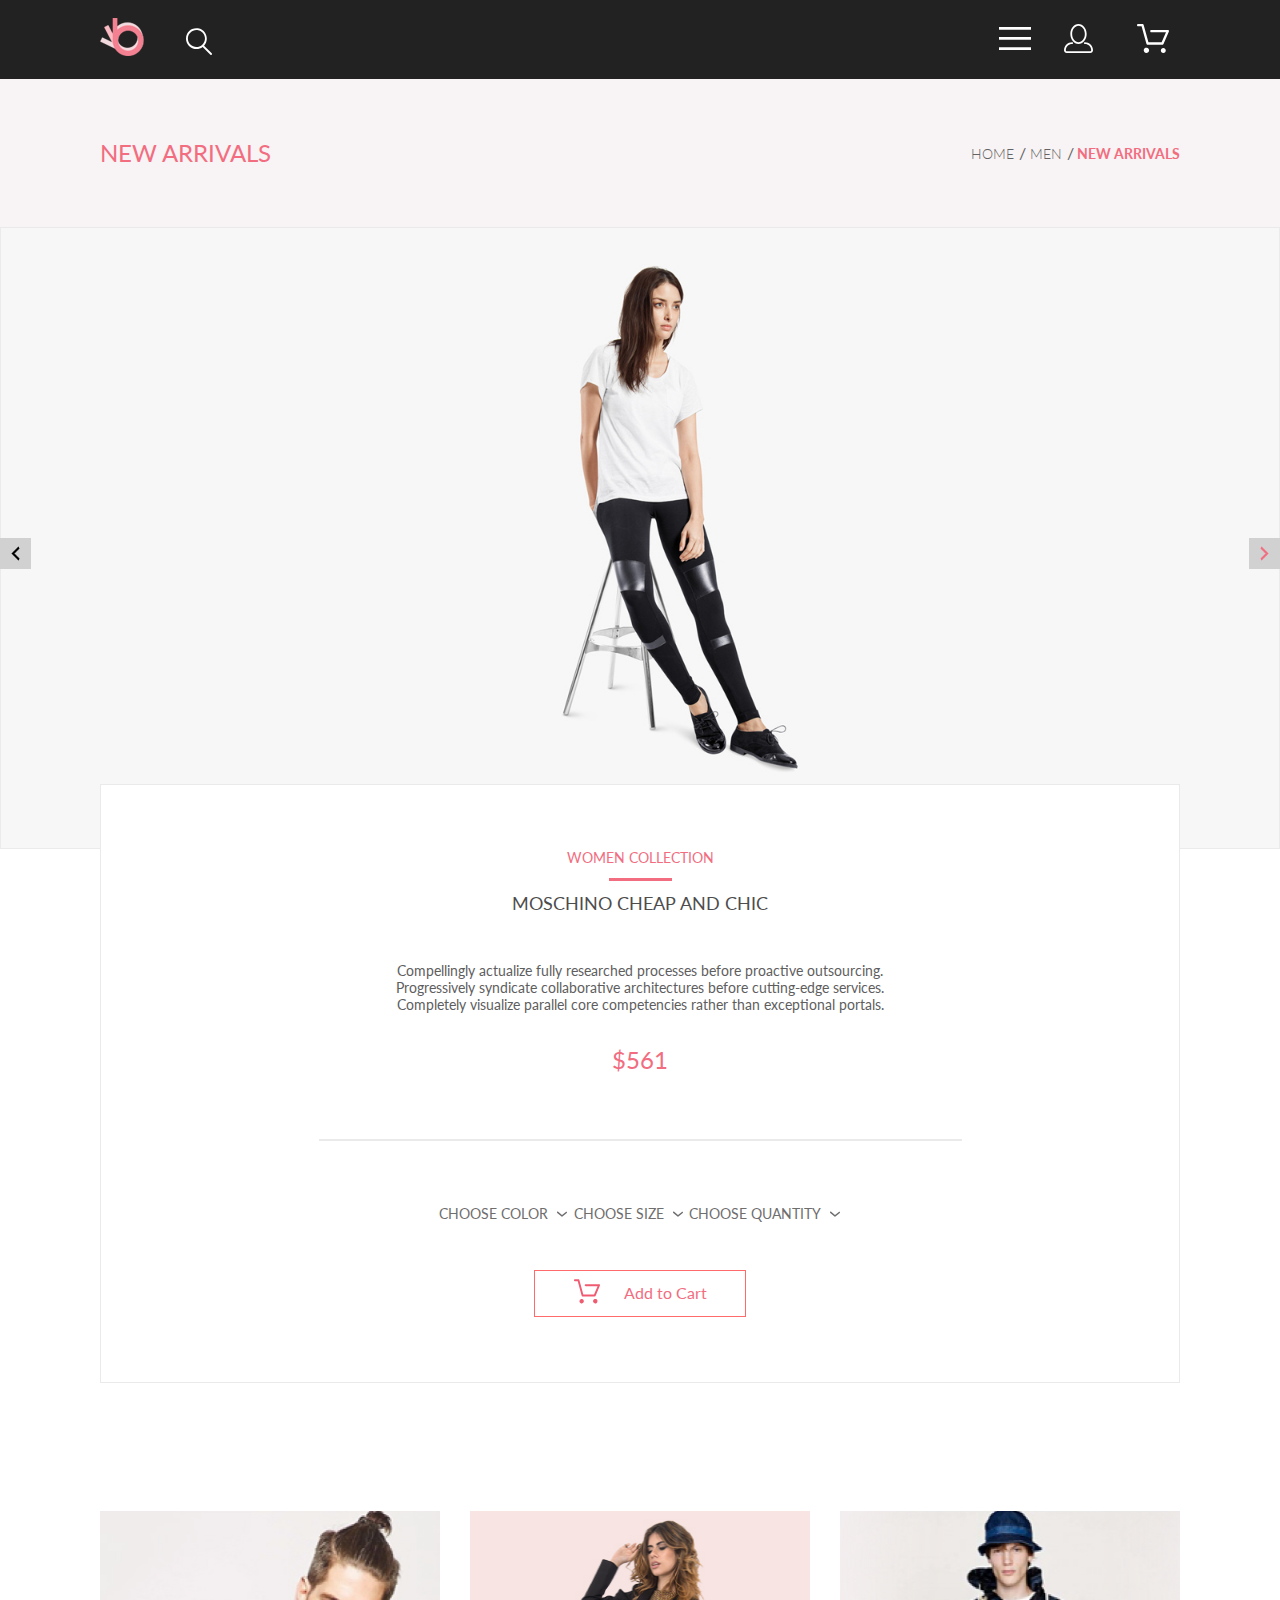
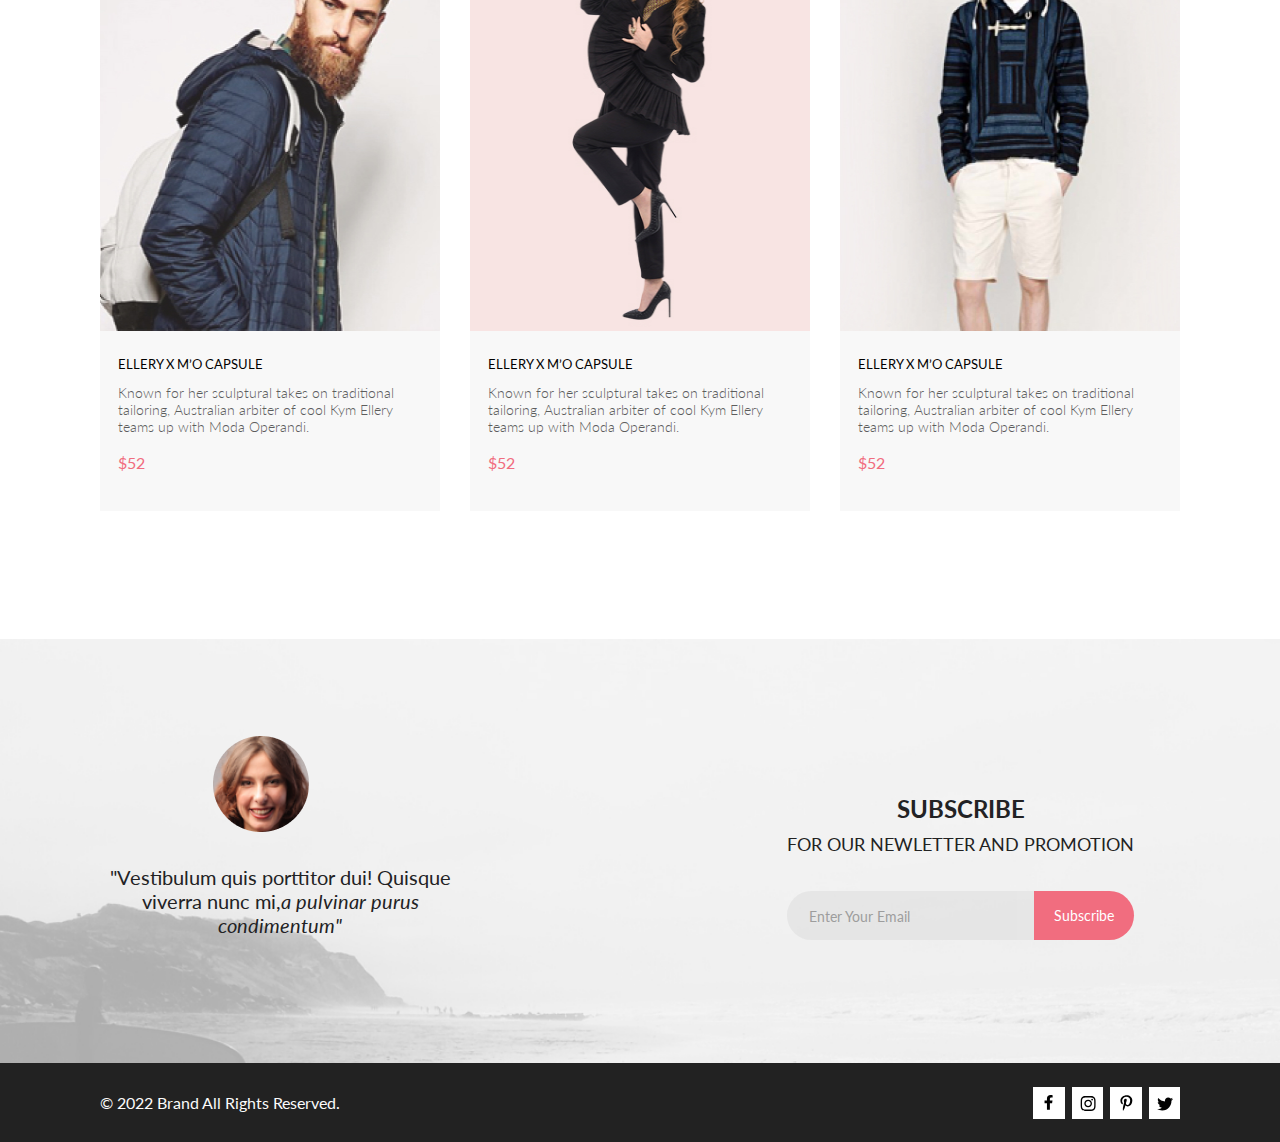
<file: product.html>
<!DOCTYPE html>
<html lang="en">
<head>
    <meta charset="UTF-8">
    <meta name="viewport" content="width=device-width, initial-scale=1.0">
    <title>Product</title>
    <link rel="stylesheet" href="style/css/style.css">
    <link rel="preconnect" href="https://fonts.googleapis.com">
    <link rel="preconnect" href="https://fonts.gstatic.com" crossorigin>
    <link href="https://fonts.googleapis.com/css2?family=Lato:wght@300;400;900&family=Open+Sans:wght@400;600;700;800&display=swap" rel="stylesheet">
</head>
<body>
    <header class="header">
        <div class="wrp-width">
            <div class="center">
                <div class="header__menu">
                    <ul class="header__logo-list">
                        <li class="header__logo-item">
                          <a class="header__logo-link" href="index.html"><img  class="header__logo-icon" src="img/logo.png" alt="logo" height="38">
                          </a></li>
                        <li class="header__search-item">
                          <form action="#" class="header__search-form">
                            <input class="header__search-btn" id="search-btn" type="search">
                          <label for="search-btn">
                            <svg class="icon-menu" width="27" height="28" viewBox="0 0 27 28" xmlns="http://www.w3.org/2000/svg">
                            <path d="M19.0589 17.6251C20.6705 15.865 21.6275 13.6039 21.769 11.2216C21.9106 8.83932 21.2281 6.48088 19.8362 4.54232C18.4443 2.60377 16.4278 1.20318 14.1252 0.575765C11.8227 -0.0516554 9.37437 0.132305 7.19143 1.09675C5.0085 2.0612 3.22389 3.74739 2.1373 5.87217C1.05071 7.99695 0.728322 10.4309 1.22426 12.7653C1.72021 15.0997 3.00428 17.1923 4.86085 18.6919C6.71741 20.1914 9.0334 21.0064 11.4199 21.0001C13.6723 21.0031 15.8638 20.2691 17.6599 18.9101L25.4079 26.7171C25.4934 26.8061 25.5958 26.8772 25.7091 26.9261C25.8225 26.9751 25.9444 27.0009 26.0679 27.0021C26.1916 27.0024 26.314 26.9773 26.4276 26.9283C26.5411 26.8793 26.6434 26.8074 26.7279 26.7171C26.9018 26.5362 26.999 26.295 26.999 26.0441C26.999 25.7931 26.9018 25.5519 26.7279 25.371L19.0589 17.6251ZM2.88589 10.5001C2.89873 8.81477 3.41021 7.17101 4.35586 5.776C5.30151 4.38098 6.63899 3.29715 8.1997 2.66114C9.76042 2.02513 11.4745 1.86542 13.1258 2.20213C14.7772 2.53884 16.2919 3.3569 17.479 4.55319C18.6661 5.74948 19.4725 7.27044 19.7965 8.92433C20.1204 10.5782 19.9475 12.291 19.2995 13.8468C18.6515 15.4026 17.5574 16.7316 16.1551 17.6665C14.7529 18.6014 13.1052 19.1002 11.4199 19.1C9.14843 19.0892 6.97409 18.1775 5.3741 16.5652C3.77412 14.9528 2.87924 12.7715 2.88589 10.5001Z" />
                            </svg>
                          </label>
                        </form>
                      </li>
                    </ul>
                <nav class="nav">
                    <ul class="nav__list">
                        <li class="nav__burger-item">
                            <input class ="menu-burger" id="menu" type="checkbox">
                            <label class="menu-btn" for="menu">
                              <svg class="icon-menu" width="32" height="23" viewBox="0 0 32 23" xmlns="http://www.w3.org/2000/svg">
                            <path d="M0 23V20.31H32V23H0ZM0 12.76V10.07H32V12.76H0ZM0 2.69V0H32V2.69H0Z"/>
                            </svg></label>
                            <div class="box">
                                <ul class="menu-list">
                                    <li class="menu-list__item">
                                      <a href="#" class="menu-list__close-btn"></a>
                                    </li>
                                    <li class="menu-list__item">
                                      <span class="menu-list__title">menu</span>
                                    </li>
                                    <li class="menu-list__item">
                                      <a href="#">man</a>
                                    </li>
                                    <li class="menu-list__item">
                                      <ul class="menu-sublist">
                                        <li class="menu-sublist__item">
                                          <a href="#">Accessories</a>
                                        </li>
                                        <li class="menu-sublist__item">
                                          <a href="#">Bags</a>
                                        </li>
                                        <li class="menu-sublist__item">
                                          <a href="#">Denim</a>
                                        </li>
                                        <li class="menu-sublist__item">
                                          <a href="#">T-Shirts</a>
                                        </li>
                                      </ul>
                                    </li>
                                    <li class="menu-list__item">
                                      <a href="#">woman</a>
                                    </li>
                                    <li class="menu-list__item">
                                      <ul class="menu-sublist">
                                        <li class="menu-sublist__item">
                                          <a href="#">Accessories</a>
                                        </li>
                                        <li class="menu-sublist__item">
                                          <a href="#">Jackets &amp;&nbsp;Coats</a>
                                        </li>
                                        <li class="menu-sublist__item">
                                          <a href="#">Polos</a>
                                        </li>
                                        <li class="menu-sublist__item">
                                          <a href="#">T-Shirts</a>
                                        </li>
                                        <li class="menu-sublist__item">
                                          <a href="#">Shirts</a>
                                        </li>
                                      </ul>
                                    </li>
                                    <li class="menu-list__item">
                                      <a href="#">kids</a>
                                    </li>
                                    <li class="menu-list__item">
                                      <ul class="menu-sublist">
                                        <li class="menu-sublist__item">
                                          <a href="#">Accessories</a>
                                        </li>
                                        <li class="menu-sublist__item">
                                          <a href="#">Jackets &amp;&nbsp;Coats</a>
                                        </li>
                                        <li class="menu-sublist__item">
                                          <a href="#">Polos</a>
                                        </li>
                                        <li class="menu-sublist__item">
                                          <a href="#">T-Shirts</a>
                                        </li>
                                        <li class="menu-sublist__item">
                                          <a href="#">Shirts</a>
                                        </li>
                                        <li class="menu-sublist__item">
                                          <a href="#">Bags</a>
                                        </li>
                                      </ul>
                                    </li>              
                                  </ul>
                            </div>
                            </li>
                        <li class="menu-nav-user-item">
                          <a class="menu-nav-user-link" href="#"><svg class="icon-menu" width="29" height="29" viewBox="0 0 29 29"  xmlns="http://www.w3.org/2000/svg">
                            <path d="M14.5 19.937C19 19.937 22.656 15.464 22.656 9.968C22.656 4.472 19 0 14.5 0C13.3631 0.0217413 12.2463 0.303398 11.2351 0.823397C10.2239 1.34339 9.34507 2.08794 8.66602 3C7.12663 4.99573 6.30819 7.45381 6.34399 9.974C6.34399 15.465 10 19.937 14.5 19.937ZM14.5 1.813C18 1.813 20.844 5.472 20.844 9.969C20.844 14.466 17.998 18.125 14.5 18.125C11.002 18.125 8.15603 14.465 8.15503 9.969C8.15403 5.473 11 1.813 14.5 1.813ZM20.844 18.125C20.6036 18.125 20.373 18.2205 20.203 18.3905C20.033 18.5605 19.9375 18.7911 19.9375 19.0315C19.9375 19.2719 20.033 19.5025 20.203 19.6725C20.373 19.8425 20.6036 19.938 20.844 19.938C22.526 19.9399 24.1386 20.6088 25.3279 21.7982C26.5172 22.9875 27.1861 24.6 27.188 26.282C27.1875 26.5221 27.0918 26.7523 26.922 26.9221C26.7522 27.0918 26.5221 27.1875 26.282 27.188H2.71997C2.47985 27.1875 2.24975 27.0918 2.07996 26.9221C1.91016 26.7523 1.81449 26.5221 1.81396 26.282C1.81608 24.6001 2.48517 22.9877 3.67444 21.7985C4.86371 20.6092 6.47608 19.9401 8.15796 19.938C8.39824 19.938 8.62868 19.8425 8.79858 19.6726C8.96849 19.5027 9.06396 19.2723 9.06396 19.032C9.06396 18.7917 8.96849 18.5613 8.79858 18.3914C8.62868 18.2215 8.39824 18.126 8.15796 18.126C5.99541 18.1279 3.92201 18.9875 2.39258 20.5164C0.863144 22.0453 0.00264777 24.1185 0 26.281C0.000794067 27.0019 0.287502 27.693 0.797241 28.2027C1.30698 28.7125 1.99811 28.9992 2.71899 29H26.282C27.0027 28.9989 27.6936 28.7121 28.2031 28.2024C28.7126 27.6927 28.9992 27.0017 29 26.281C28.9974 24.1187 28.1372 22.0457 26.6083 20.5168C25.0793 18.9878 23.0063 18.1276 20.844 18.125Z"/>
                            </svg>
                            </a></li>
                        <li class="menu-nav-basket-item"><a class="menu-nav-basket-link" href="#001"><svg class="icon-menu icon-menu__basket" width="32" height="29" viewBox="0 0 32 29"  xmlns="http://www.w3.org/2000/svg">
                            <path d="M26.2009 29C25.5532 28.9738 24.9415 28.6948 24.4972 28.2227C24.0529 27.7506 23.8114 27.1232 23.8245 26.475C23.8376 25.8269 24.1043 25.2097 24.5673 24.7559C25.0303 24.3022 25.6527 24.048 26.301 24.048C26.9493 24.048 27.5717 24.3022 28.0347 24.7559C28.4977 25.2097 28.7644 25.8269 28.7775 26.475C28.7906 27.1232 28.549 27.7506 28.1047 28.2227C27.6604 28.6948 27.0488 28.9738 26.401 29H26.2009ZM6.75293 26.32C6.75293 25.79 6.91011 25.2718 7.20459 24.8311C7.49907 24.3904 7.91764 24.0469 8.40735 23.844C8.89705 23.6412 9.43594 23.5881 9.95581 23.6915C10.4757 23.7949 10.9532 24.0502 11.328 24.425C11.7028 24.7998 11.9581 25.2773 12.0615 25.7972C12.1649 26.317 12.1118 26.8559 11.9089 27.3456C11.7061 27.8353 11.3626 28.2539 10.9219 28.5483C10.4812 28.8428 9.96304 29 9.43298 29C9.08087 29.0003 8.73212 28.9311 8.40674 28.7966C8.08136 28.662 7.78569 28.4646 7.53662 28.2158C7.28755 27.9669 7.09001 27.6713 6.9552 27.3461C6.82039 27.0208 6.75098 26.6721 6.75098 26.32H6.75293ZM10.553 20.686C10.2935 20.6868 10.0409 20.6024 9.83411 20.4457C9.62727 20.2891 9.47758 20.0689 9.40796 19.819L4.57495 2.36401H1.18201C0.868521 2.36401 0.567859 2.23947 0.346191 2.01781C0.124523 1.79614 0 1.49549 0 1.18201C0 0.868519 0.124523 0.567873 0.346191 0.346205C0.567859 0.124537 0.868521 5.81268e-06 1.18201 5.81268e-06H5.46301C5.7225 -0.00080736 5.97504 0.0837201 6.18176 0.240568C6.38848 0.397416 6.53784 0.617884 6.60693 0.868006L11.4399 18.323H24.6179L29.001 8.27501H14.401C14.2428 8.27961 14.0854 8.25242 13.9379 8.19507C13.7904 8.13771 13.6559 8.05134 13.5424 7.94108C13.4288 7.83082 13.3386 7.69891 13.277 7.55315C13.2154 7.40739 13.1836 7.25075 13.1836 7.0925C13.1836 6.93426 13.2154 6.77762 13.277 6.63186C13.3386 6.4861 13.4288 6.35419 13.5424 6.24393C13.6559 6.13367 13.7904 6.0473 13.9379 5.98994C14.0854 5.93259 14.2428 5.90541 14.401 5.91001H30.814C31.0097 5.90996 31.2022 5.95866 31.3744 6.05172C31.5465 6.14478 31.6928 6.27926 31.7999 6.44301C31.9078 6.60729 31.9734 6.79569 31.9908 6.99145C32.0083 7.18721 31.9771 7.38424 31.9 7.565L26.495 19.977C26.4026 20.1876 26.251 20.3668 26.0585 20.4927C25.866 20.6186 25.641 20.6858 25.411 20.686H10.553Z"/>
                            </svg>
                            <span class="quantity"></span>
                            </a></li>
                    </ul>
                  </nav>
            </div>
            </div>
        </div>
      </header>
<section class="headding">
    <div class="center">
<div class="headding__wrp">
    <h3 class="headding__title">NEW ARRIVALS</h3>
    <ul class="headding__breadcrumbs">
        <li class="headding__breadcrumbs-item">
            <a href="#" class="headding__breadcrumbs-link">home</a>
        </li>
        <li class="headding__breadcrumbs-item">
            <a href="#" class="headding__breadcrumbs-link">men</a>
        </li>
        <li class="headding__breadcrumbs-item">
            <a href="#" class="headding__breadcrumbs-link headding__breadcrumbs-link--active">new arrivals</a>
        </li>
    </ul>   
</div> 
    </div>
</section>
<main>
    <div class="slider">
        <div class="slider-line">
          <div class="slider-item">
            <img class="slider-image" src="img/Image-Slide.jpg" alt="image slide" />
          </div>
          <div class="slider-item">
            <img class="slider-image" src="img/Image-Slide.jpg" alt="image slide" />
          </div>
          <div class="slider-item">
            <img class="slider-image" src="img/Image-Slide.jpg" alt="image slide" />
          </div>
        </div>
        <button class="slider-prev"><span></span></button>
        <button class="slider-next"><span></span></button>
      </div>
      <div class="description-wrp">
        <div class="center">
          <div class="description">
            <h3 class="description__title">
              WOMEN COLLECTION
          </h3>
          <div class="description__elem"></div>
          <h4 class="description__subtitle">MOSCHINO CHEAP AND CHIC</h4>
          <p class="description__txt">Compellingly actualize fully researched processes before proactive outsourcing. Progressively syndicate collaborative architectures before cutting-edge services. Completely visualize parallel core competencies rather than exceptional portals.</p>
          <span class="description__price">$561</span>
          <hr class="description__line">
          <ul class="description__list">
              <li class="description__item">
                  CHOOSE COLOR
                      <svg width="11" height="6" viewBox="0 0 11 6" fill="none" xmlns="http://www.w3.org/2000/svg">
                      <path d="M5.00214 5.64846C4.83521 5.64879 4.67343 5.59016 4.54488 5.48275L0.258102 1.88021C0.112196 1.75791 0.0204417 1.58217 0.00302325 1.39165C-0.0143952 1.20112 0.0439493 1.01143 0.165221 0.864289C0.286493 0.717149 0.460759 0.624619 0.649682 0.607053C0.838605 0.589487 1.02671 0.648325 1.17262 0.770623L5.00214 3.9985L8.83167 0.885905C8.90475 0.826055 8.98884 0.781361 9.0791 0.754391C9.16937 0.727421 9.26403 0.718707 9.35764 0.72875C9.45126 0.738794 9.54198 0.767396 9.6246 0.812913C9.70722 0.85843 9.7801 0.919965 9.83906 0.993981C9.90449 1.06806 9.95405 1.15498 9.98462 1.24927C10.0152 1.34357 10.0261 1.44321 10.0167 1.54197C10.0073 1.64073 9.97784 1.73646 9.93005 1.82318C9.88227 1.9099 9.81723 1.98573 9.73904 2.04592L5.45225 5.52598C5.32002 5.61641 5.16154 5.65954 5.00214 5.64846Z" fill="#6F6E6E" />
                    </svg>
              </li>
              <li class="description__item">
                  CHOOSE SIZE
                      <svg width="11" height="6" viewBox="0 0 11 6" fill="none" xmlns="http://www.w3.org/2000/svg">
                      <path d="M5.00214 5.64846C4.83521 5.64879 4.67343 5.59016 4.54488 5.48275L0.258102 1.88021C0.112196 1.75791 0.0204417 1.58217 0.00302325 1.39165C-0.0143952 1.20112 0.0439493 1.01143 0.165221 0.864289C0.286493 0.717149 0.460759 0.624619 0.649682 0.607053C0.838605 0.589487 1.02671 0.648325 1.17262 0.770623L5.00214 3.9985L8.83167 0.885905C8.90475 0.826055 8.98884 0.781361 9.0791 0.754391C9.16937 0.727421 9.26403 0.718707 9.35764 0.72875C9.45126 0.738794 9.54198 0.767396 9.6246 0.812913C9.70722 0.85843 9.7801 0.919965 9.83906 0.993981C9.90449 1.06806 9.95405 1.15498 9.98462 1.24927C10.0152 1.34357 10.0261 1.44321 10.0167 1.54197C10.0073 1.64073 9.97784 1.73646 9.93005 1.82318C9.88227 1.9099 9.81723 1.98573 9.73904 2.04592L5.45225 5.52598C5.32002 5.61641 5.16154 5.65954 5.00214 5.64846Z" fill="#6F6E6E" />
                    </svg>
              </li>
              <li class="description__item">
                  CHOOSE QUANTITY
                      <svg width="11" height="6" viewBox="0 0 11 6" fill="none" xmlns="http://www.w3.org/2000/svg">
                      <path d="M5.00214 5.64846C4.83521 5.64879 4.67343 5.59016 4.54488 5.48275L0.258102 1.88021C0.112196 1.75791 0.0204417 1.58217 0.00302325 1.39165C-0.0143952 1.20112 0.0439493 1.01143 0.165221 0.864289C0.286493 0.717149 0.460759 0.624619 0.649682 0.607053C0.838605 0.589487 1.02671 0.648325 1.17262 0.770623L5.00214 3.9985L8.83167 0.885905C8.90475 0.826055 8.98884 0.781361 9.0791 0.754391C9.16937 0.727421 9.26403 0.718707 9.35764 0.72875C9.45126 0.738794 9.54198 0.767396 9.6246 0.812913C9.70722 0.85843 9.7801 0.919965 9.83906 0.993981C9.90449 1.06806 9.95405 1.15498 9.98462 1.24927C10.0152 1.34357 10.0261 1.44321 10.0167 1.54197C10.0073 1.64073 9.97784 1.73646 9.93005 1.82318C9.88227 1.9099 9.81723 1.98573 9.73904 2.04592L5.45225 5.52598C5.32002 5.61641 5.16154 5.65954 5.00214 5.64846Z" fill="#6F6E6E" />
                    </svg>
              </li>
          </ul>
          <a href="#" class="description__btn"><span><svg width="27" height="25" viewBox="0 0 27 25" fill="none" xmlns="http://www.w3.org/2000/svg">
              <path d="M5.49847 22.185C5.50635 21.752 5.64091 21.3309 5.88519 20.9748C6.12947 20.6186 6.47261 20.3431 6.87158 20.1828C7.27055 20.0226 7.7076 19.9848 8.12781 20.0741C8.54802 20.1635 8.93269 20.376 9.23358 20.685C9.53447 20.994 9.73817 21.3857 9.81909 21.811C9.90002 22.2363 9.85453 22.6763 9.68842 23.0756C9.52231 23.475 9.24296 23.8161 8.88538 24.0559C8.52779 24.2957 8.10791 24.4237 7.67847 24.4237C7.38955 24.4211 7.10399 24.3611 6.83807 24.2472C6.57216 24.1333 6.3311 23.9676 6.12866 23.7597C5.92623 23.5518 5.76639 23.3057 5.65826 23.0355C5.55013 22.7653 5.49584 22.4763 5.49847 22.185ZM21.3045 24.4237C20.8711 24.4303 20.4453 24.3087 20.0797 24.074C19.7141 23.8393 19.4247 23.5017 19.2471 23.103C19.0696 22.7042 19.0117 22.2618 19.0806 21.8303C19.1496 21.3988 19.3423 20.9971 19.6351 20.6748C19.9278 20.3524 20.3077 20.1236 20.728 20.0165C21.1482 19.9095 21.5903 19.929 21.9997 20.0724C22.4091 20.2159 22.7679 20.4771 23.0317 20.8238C23.2956 21.1706 23.453 21.5877 23.4845 22.0236C23.5269 22.6155 23.3369 23.2004 22.9555 23.6523C22.7706 23.8745 22.5436 24.0574 22.2877 24.1901C22.0319 24.3227 21.7524 24.4025 21.4655 24.4247L21.3045 24.4237ZM8.59351 17.4855C8.38116 17.4851 8.17488 17.414 8.00671 17.2833C7.83855 17.1525 7.71792 16.9694 7.66351 16.7624L3.73651 2.19527H0.978516C0.719001 2.19527 0.470064 2.09128 0.28656 1.90622C0.103056 1.72116 0 1.47018 0 1.20847C0 0.946764 0.103056 0.695782 0.28656 0.510726C0.470064 0.325669 0.719001 0.22168 0.978516 0.22168H4.45752C4.66982 0.222254 4.876 0.293463 5.04413 0.424184C5.21226 0.554905 5.33295 0.737883 5.38751 0.944787L9.31451 15.5119H20.0185L23.5765 7.12665H11.7185C11.459 7.12665 11.2101 7.02266 11.0266 6.83761C10.8431 6.65255 10.74 6.40157 10.74 6.13986C10.74 5.87815 10.8431 5.62717 11.0266 5.44211C11.2101 5.25705 11.459 5.15306 11.7185 5.15306H25.0535C25.2131 5.15352 25.3701 5.19451 25.5099 5.27223C25.6497 5.34995 25.7679 5.46195 25.8535 5.59784C25.9413 5.73569 25.9945 5.89303 26.0084 6.05627C26.0224 6.21951 25.9966 6.38368 25.9335 6.53465L21.5425 16.8935C21.469 17.0684 21.3462 17.2177 21.1895 17.3229C21.0327 17.4281 20.8488 17.4846 20.6605 17.4855H8.59351Z" fill="#EF5B70" />
            </svg></span>Add to Cart</a>
          </div>
        </div>
      </div>
<section class="product__container">
<div class="center">
    <div class="product__content">
        <ul class="product__content-list">
        </ul>
      </div>
  </div>
</section>
</main>

      <footer class="footer">
        <section class="footer__feedback-info center">
                <div class="footer__feedback-info-content">
                <div class="footer__feedback-photo">
                  <img src="img/background-feedback.png" alt="" height="96"></div>
                <p class="footer__feedback-txt">&quot;Vestibulum quis porttitor dui! Quisque viverra nunc&nbsp;mi,<i>a&nbsp;pulvinar purus condimentum&quot;</i></p>
            </div>
            <div class="footer__feedback-form">
                <div class="footer__feedback-form-info">
                  <h3 class="footer__feedback-title">SUBSCRIBE 
                    <span class="text-decoration">FOR OUR NEWLETTER AND PROMOTION</span> </h3>
                    </div>
                <div class="footer__form">
                    <form action="#" class="subscription">
                    <input class="footer__form-email" required  placeholder="Enter Your Email" type="email">
                    <button class="footer__form-submit" type="submit">Subscribe</button>
                </form>
                </div>
            </div>
    </section>
    <section class="footer__wrp">
    <div class="copyright center ">
        <p class="copyright__txt">&copy;&nbsp;2022 Brand All Rights Reserved.</p>
        <div class="network">
            <ul class="network__logos-list">
                <li>
                    <div class="network__logos-item">
                      <a class="network__logos-link" href="https://www.facebook.com/" target="_blank"><svg class="network__svg network__svg-facebook" width="9" height="15" viewBox="0 0 9 15"  xmlns="http://www.w3.org/2000/svg">
                        <path d="M8.08836 8.28L8.50686 5.61602H5.89022V3.88729C5.89022 3.15848 6.25574 2.44806 7.42765 2.44806H8.61722V0.179975C8.61722 0.179975 7.53772 0 6.50561 0C4.35073 0 2.9422 1.27593 2.9422 3.5857V5.61602H0.546875V8.28H2.9422V14.72H5.89022V8.28H8.08836Z" />
                        </svg>
                      </a></div>
                    </li> 
                <li>
                    <div class="network__logos-item">
                      <a class="network__logos-link" href="https://instagram.com/" target="_blank">
                        <svg class="network__svg network__svg-instagram"width="16" height="15" viewBox="0 0 16 15"  xmlns="http://www.w3.org/2000/svg">
                        <path d="M8.13677 3.68162C6.02163 3.68162 4.31555 5.38494 4.31555 7.49666C4.31555 9.60838 6.02163 11.3117 8.13677 11.3117C10.2519 11.3117 11.958 9.60838 11.958 7.49666C11.958 5.38494 10.2519 3.68162 8.13677 3.68162ZM8.13677 9.97693C6.76991 9.97693 5.65248 8.86463 5.65248 7.49666C5.65248 6.12869 6.76658 5.01639 8.13677 5.01639C9.50695 5.01639 10.6211 6.12869 10.6211 7.49666C10.6211 8.86463 9.50363 9.97693 8.13677 9.97693ZM13.0056 3.52557C13.0056 4.02029 12.6065 4.41541 12.1143 4.41541C11.6188 4.41541 11.223 4.01697 11.223 3.52557C11.223 3.03416 11.6221 2.63572 12.1143 2.63572C12.6065 2.63572 13.0056 3.03416 13.0056 3.52557ZM15.5364 4.42869C15.4799 3.2367 15.2072 2.18084 14.3325 1.31092C13.4612 0.440997 12.4036 0.168732 11.2097 0.108966C9.9792 0.0392395 6.29101 0.0392395 5.0605 0.108966C3.8699 0.165411 2.81233 0.437677 1.93768 1.3076C1.06302 2.17752 0.793639 3.23338 0.733776 4.42537C0.663937 5.65389 0.663937 9.33611 0.733776 10.5646C0.790313 11.7566 1.06302 12.8125 1.93768 13.6824C2.81233 14.5523 3.86658 14.8246 5.0605 14.8844C6.29101 14.9541 9.9792 14.9541 11.2097 14.8844C12.4036 14.8279 13.4612 14.5556 14.3325 13.6824C15.2039 12.8125 15.4766 11.7566 15.5364 10.5646C15.6063 9.33611 15.6063 5.65721 15.5364 4.42869ZM13.9468 11.8828C13.6874 12.5336 13.1852 13.0349 12.53 13.2972C11.5489 13.6857 9.22094 13.5961 8.13677 13.5961C7.05259 13.5961 4.72128 13.6824 3.74353 13.2972C3.09169 13.0383 2.58951 12.5369 2.32678 11.8828C1.93768 10.9033 2.02747 8.57908 2.02747 7.49666C2.02747 6.41424 1.941 4.0867 2.32678 3.11053C2.58619 2.45975 3.08837 1.95838 3.74353 1.69608C4.72461 1.3076 7.05259 1.39725 8.13677 1.39725C9.22094 1.39725 11.5523 1.31092 12.53 1.69608C13.1818 1.95506 13.684 2.45643 13.9468 3.11053C14.3359 4.09002 14.2461 6.41424 14.2461 7.49666C14.2461 8.57908 14.3359 10.9066 13.9468 11.8828Z"/>
                        </svg></a>
                      </div>
                    </li>
                <li>
                    <div class="network__logos-item pinteres">
                      <a class="network__logos-link" href="https://ru.pinterest.com/" target="_blank">
                        <svg class="network__svg network__svg-pinteres" width="13" height="16" viewBox="0 0 13 16"  xmlns="http://www.w3.org/2000/svg">
                        <path d="M6.7402 0.203125C3.55552 0.203125 0.408081 2.34063 0.408081 5.8C0.408081 8 1.63726 9.25 2.38221 9.25C2.68951 9.25 2.86643 8.3875 2.86643 8.14375C2.86643 7.85313 2.13079 7.23438 2.13079 6.025C2.13079 3.5125 4.03043 1.73125 6.48878 1.73125C8.60259 1.73125 10.167 2.94062 10.167 5.1625C10.167 6.82187 9.50585 9.93437 7.3641 9.93437C6.59121 9.93437 5.93006 9.37187 5.93006 8.56563C5.93006 7.38438 6.74951 6.24062 6.74951 5.02187C6.74951 2.95312 3.83487 3.32812 3.83487 5.82812C3.83487 6.35313 3.90006 6.93437 4.13286 7.4125C3.70451 9.26875 2.82919 12.0344 2.82919 13.9469C2.82919 14.5375 2.91299 15.1188 2.96886 15.7094C3.0744 15.8281 3.02163 15.8156 3.18304 15.7563C4.74744 13.6 4.69157 13.1781 5.39928 10.3562C5.78107 11.0875 6.76814 11.4812 7.55034 11.4812C10.8468 11.4812 12.3274 8.24688 12.3274 5.33125C12.3274 2.22813 9.66415 0.203125 6.7402 0.203125Z" />
                        </svg>
                      </a></div>
                    </li>
                <li>
                    <div class="network__logos-item twitter">
                      <a class="network__logos-link" href="https://twitter.com/" target="_blank">
                        <svg class="network__svg network__svg-twitter" width="17" height="14" viewBox="0 0 17 14"  xmlns="http://www.w3.org/2000/svg">
                        <path d="M14.4181 3.74107C14.4281 3.88319 14.4281 4.02535 14.4281 4.16747C14.4281 8.50247 11.1509 13.4974 5.16096 13.4974C3.31558 13.4974 1.60132 12.9593 0.159302 12.0253C0.421495 12.0558 0.673569 12.0659 0.94585 12.0659C2.46851 12.0659 3.8702 11.5482 4.98953 10.6649C3.5576 10.6345 2.3576 9.69032 1.94415 8.39081C2.14585 8.42125 2.34751 8.44156 2.5593 8.44156C2.85172 8.44156 3.14418 8.40094 3.41643 8.32991C1.92401 8.02531 0.80465 6.70553 0.80465 5.11163V5.07103C1.23825 5.31469 1.74249 5.46697 2.2769 5.48725C1.39959 4.89841 0.824826 3.89335 0.824826 2.75628C0.824826 2.14716 0.98614 1.58878 1.26851 1.10147C2.87187 3.09131 5.28195 4.39078 7.98443 4.53294C7.93403 4.28928 7.90376 4.0355 7.90376 3.78169C7.90376 1.97457 9.35586 0.502502 11.1609 0.502502C12.0987 0.502502 12.9457 0.89844 13.5407 1.53803C14.2768 1.39591 14.9827 1.12178 15.6079 0.746159C15.3659 1.5076 14.8516 2.14719 14.176 2.55325C14.8315 2.48222 15.4668 2.29944 16.0516 2.04566C15.608 2.69538 15.0533 3.27403 14.4181 3.74107Z"/>
                        </svg>
                        </a>
                      </div>
                    </li>
            </ul>
        </div>
    </div>
</section>
    </footer>
    <script type="module" src="js/product.js"></script>
</body>
</html>
</file>
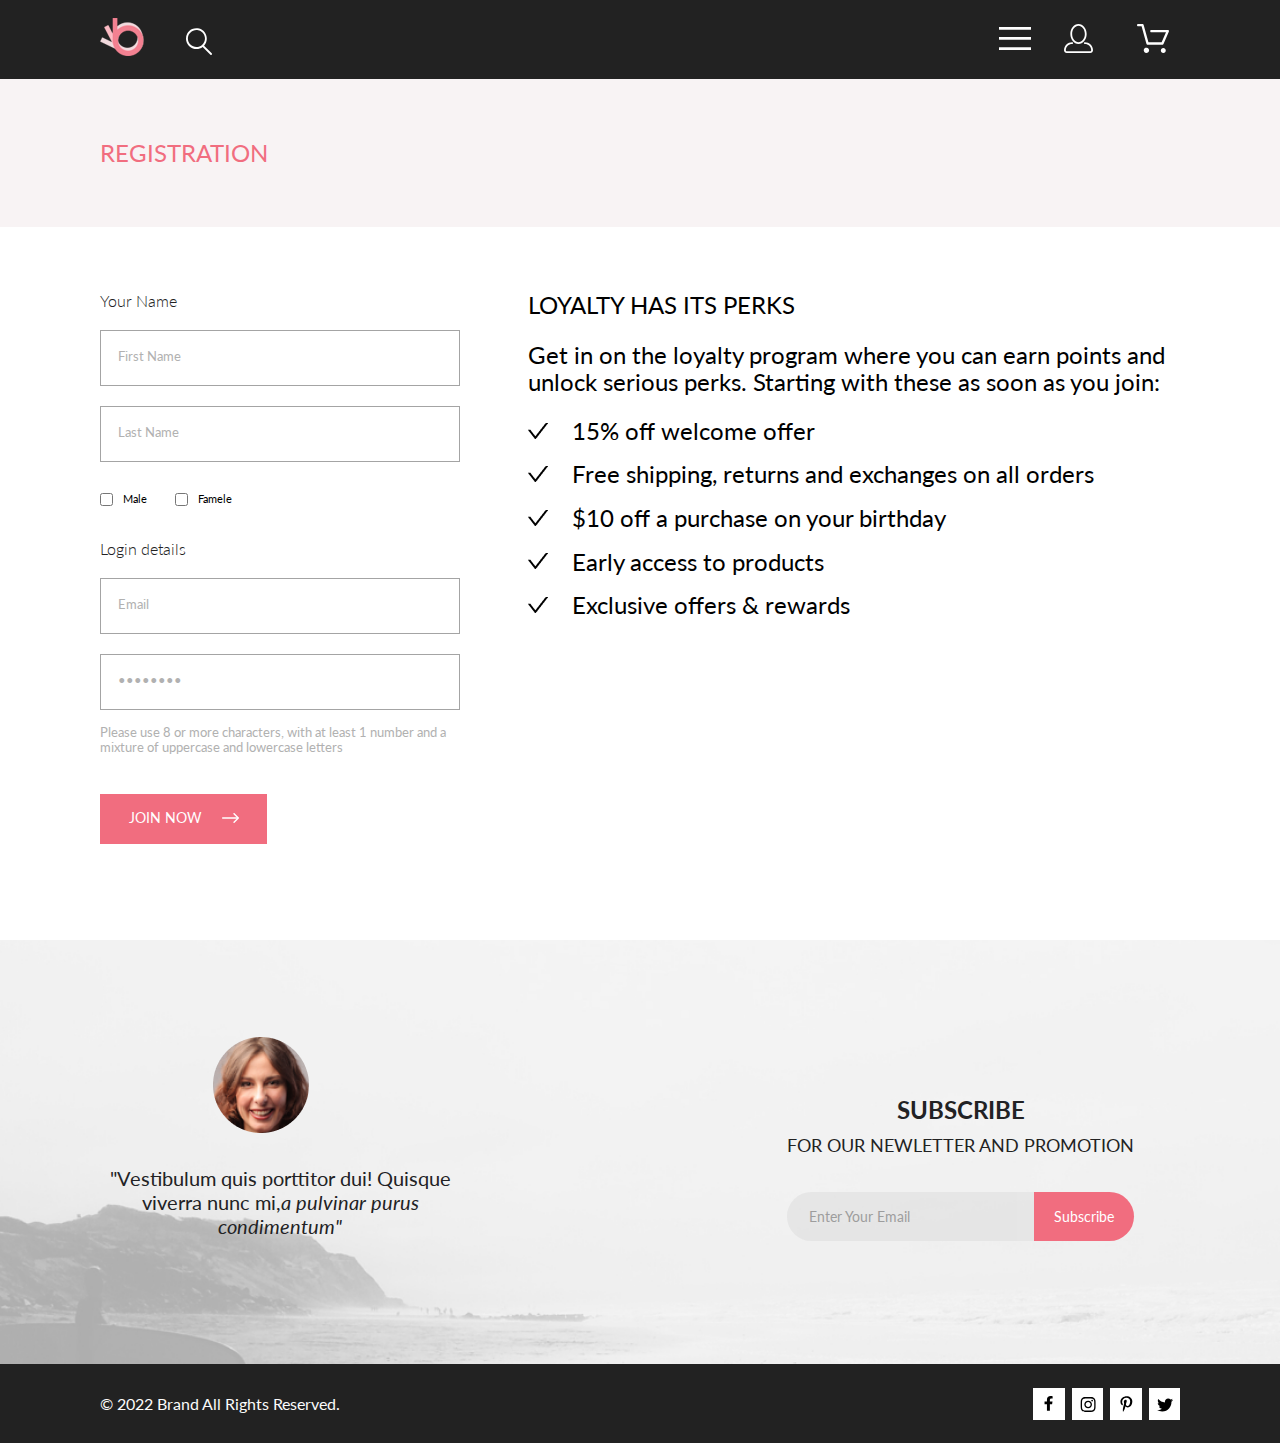
<file: registration.html>
<!DOCTYPE html>
<html lang="en">
<head>
    <meta charset="UTF-8">
    <meta name="viewport" content="width=device-width, initial-scale=1.0">
    <title>Registration</title>
    <link rel="stylesheet" href="style/css/style.css">
    <link rel="preconnect" href="https://fonts.googleapis.com">
    <link rel="preconnect" href="https://fonts.gstatic.com" crossorigin>
    <link
        href="https://fonts.googleapis.com/css2?family=Lato:wght@300;400;900&family=Open+Sans:wght@400;600;700;800&display=swap"
        rel="stylesheet">
</head>
<body>
    <header class="header">
        <div class="wrp-width">
            <div class="center">
                <div class="header__menu">
                    <ul class="header__logo-list">
                        <li class="header__logo-item">
                            <a class="header__logo-link" href="index.html"><img class="header__logo-icon"
                                    src="img/logo.png" alt="logo" height="38">
                            </a>
                        </li>
                        <li class="header__search-item">
                            <form action="#" class="header__search-form">
                                <input class="header__search-btn" id="search-btn" type="search">
                                <label for="search-btn">
                                    <svg class="icon-menu" width="27" height="28" viewBox="0 0 27 28"
                                        xmlns="http://www.w3.org/2000/svg">
                                        <path
                                            d="M19.0589 17.6251C20.6705 15.865 21.6275 13.6039 21.769 11.2216C21.9106 8.83932 21.2281 6.48088 19.8362 4.54232C18.4443 2.60377 16.4278 1.20318 14.1252 0.575765C11.8227 -0.0516554 9.37437 0.132305 7.19143 1.09675C5.0085 2.0612 3.22389 3.74739 2.1373 5.87217C1.05071 7.99695 0.728322 10.4309 1.22426 12.7653C1.72021 15.0997 3.00428 17.1923 4.86085 18.6919C6.71741 20.1914 9.0334 21.0064 11.4199 21.0001C13.6723 21.0031 15.8638 20.2691 17.6599 18.9101L25.4079 26.7171C25.4934 26.8061 25.5958 26.8772 25.7091 26.9261C25.8225 26.9751 25.9444 27.0009 26.0679 27.0021C26.1916 27.0024 26.314 26.9773 26.4276 26.9283C26.5411 26.8793 26.6434 26.8074 26.7279 26.7171C26.9018 26.5362 26.999 26.295 26.999 26.0441C26.999 25.7931 26.9018 25.5519 26.7279 25.371L19.0589 17.6251ZM2.88589 10.5001C2.89873 8.81477 3.41021 7.17101 4.35586 5.776C5.30151 4.38098 6.63899 3.29715 8.1997 2.66114C9.76042 2.02513 11.4745 1.86542 13.1258 2.20213C14.7772 2.53884 16.2919 3.3569 17.479 4.55319C18.6661 5.74948 19.4725 7.27044 19.7965 8.92433C20.1204 10.5782 19.9475 12.291 19.2995 13.8468C18.6515 15.4026 17.5574 16.7316 16.1551 17.6665C14.7529 18.6014 13.1052 19.1002 11.4199 19.1C9.14843 19.0892 6.97409 18.1775 5.3741 16.5652C3.77412 14.9528 2.87924 12.7715 2.88589 10.5001Z" />
                                    </svg>
                                </label>
                            </form>
                        </li>
                    </ul>
                    <nav class="nav">
                        <ul class="nav__list">
                            <li class="nav__burger-item">
                                <input class="menu-burger" id="menu" type="checkbox">
                                <label class="menu-btn" for="menu">
                                    <svg class="icon-menu" width="32" height="23" viewBox="0 0 32 23"
                                        xmlns="http://www.w3.org/2000/svg">
                                        <path d="M0 23V20.31H32V23H0ZM0 12.76V10.07H32V12.76H0ZM0 2.69V0H32V2.69H0Z" />
                                    </svg></label>
                                <div class="box">
                                    <ul class="menu-list">
                                        <li class="menu-list__item">
                                            <a href="#" class="menu-list__close-btn"></a>
                                        </li>
                                        <li class="menu-list__item">
                                            <span class="menu-list__title">menu</span>
                                        </li>
                                        <li class="menu-list__item">
                                            <a href="#">man</a>
                                        </li>
                                        <li class="menu-list__item">
                                            <ul class="menu-sublist">
                                                <li class="menu-sublist__item">
                                                    <a href="#">Accessories</a>
                                                </li>
                                                <li class="menu-sublist__item">
                                                    <a href="#">Bags</a>
                                                </li>
                                                <li class="menu-sublist__item">
                                                    <a href="#">Denim</a>
                                                </li>
                                                <li class="menu-sublist__item">
                                                    <a href="#">T-Shirts</a>
                                                </li>
                                            </ul>
                                        </li>
                                        <li class="menu-list__item">
                                            <a href="#">woman</a>
                                        </li>
                                        <li class="menu-list__item">
                                            <ul class="menu-sublist">
                                                <li class="menu-sublist__item">
                                                    <a href="#">Accessories</a>
                                                </li>
                                                <li class="menu-sublist__item">
                                                    <a href="#">Jackets &amp;&nbsp;Coats</a>
                                                </li>
                                                <li class="menu-sublist__item">
                                                    <a href="#">Polos</a>
                                                </li>
                                                <li class="menu-sublist__item">
                                                    <a href="#">T-Shirts</a>
                                                </li>
                                                <li class="menu-sublist__item">
                                                    <a href="#">Shirts</a>
                                                </li>
                                            </ul>
                                        </li>
                                        <li class="menu-list__item">
                                            <a href="#">kids</a>
                                        </li>
                                        <li class="menu-list__item">
                                            <ul class="menu-sublist">
                                                <li class="menu-sublist__item">
                                                    <a href="#">Accessories</a>
                                                </li>
                                                <li class="menu-sublist__item">
                                                    <a href="#">Jackets &amp;&nbsp;Coats</a>
                                                </li>
                                                <li class="menu-sublist__item">
                                                    <a href="#">Polos</a>
                                                </li>
                                                <li class="menu-sublist__item">
                                                    <a href="#">T-Shirts</a>
                                                </li>
                                                <li class="menu-sublist__item">
                                                    <a href="#">Shirts</a>
                                                </li>
                                                <li class="menu-sublist__item">
                                                    <a href="#">Bags</a>
                                                </li>
                                            </ul>
                                        </li>
                                    </ul>
                                </div>
                            </li>
                            <li class="menu-nav-user-item">
                                <a class="menu-nav-user-link" href="registration.html"><svg class="icon-menu" width="29" height="29"
                                        viewBox="0 0 29 29" xmlns="http://www.w3.org/2000/svg">
                                        <path
                                            d="M14.5 19.937C19 19.937 22.656 15.464 22.656 9.968C22.656 4.472 19 0 14.5 0C13.3631 0.0217413 12.2463 0.303398 11.2351 0.823397C10.2239 1.34339 9.34507 2.08794 8.66602 3C7.12663 4.99573 6.30819 7.45381 6.34399 9.974C6.34399 15.465 10 19.937 14.5 19.937ZM14.5 1.813C18 1.813 20.844 5.472 20.844 9.969C20.844 14.466 17.998 18.125 14.5 18.125C11.002 18.125 8.15603 14.465 8.15503 9.969C8.15403 5.473 11 1.813 14.5 1.813ZM20.844 18.125C20.6036 18.125 20.373 18.2205 20.203 18.3905C20.033 18.5605 19.9375 18.7911 19.9375 19.0315C19.9375 19.2719 20.033 19.5025 20.203 19.6725C20.373 19.8425 20.6036 19.938 20.844 19.938C22.526 19.9399 24.1386 20.6088 25.3279 21.7982C26.5172 22.9875 27.1861 24.6 27.188 26.282C27.1875 26.5221 27.0918 26.7523 26.922 26.9221C26.7522 27.0918 26.5221 27.1875 26.282 27.188H2.71997C2.47985 27.1875 2.24975 27.0918 2.07996 26.9221C1.91016 26.7523 1.81449 26.5221 1.81396 26.282C1.81608 24.6001 2.48517 22.9877 3.67444 21.7985C4.86371 20.6092 6.47608 19.9401 8.15796 19.938C8.39824 19.938 8.62868 19.8425 8.79858 19.6726C8.96849 19.5027 9.06396 19.2723 9.06396 19.032C9.06396 18.7917 8.96849 18.5613 8.79858 18.3914C8.62868 18.2215 8.39824 18.126 8.15796 18.126C5.99541 18.1279 3.92201 18.9875 2.39258 20.5164C0.863144 22.0453 0.00264777 24.1185 0 26.281C0.000794067 27.0019 0.287502 27.693 0.797241 28.2027C1.30698 28.7125 1.99811 28.9992 2.71899 29H26.282C27.0027 28.9989 27.6936 28.7121 28.2031 28.2024C28.7126 27.6927 28.9992 27.0017 29 26.281C28.9974 24.1187 28.1372 22.0457 26.6083 20.5168C25.0793 18.9878 23.0063 18.1276 20.844 18.125Z" />
                                    </svg>
                                </a>
                            </li>
                            <li class="menu-nav-basket-item"><a class="menu-nav-basket-link" href="#001"><svg
                                        class="icon-menu icon-menu__basket" width="32" height="29" viewBox="0 0 32 29"
                                        xmlns="http://www.w3.org/2000/svg">
                                        <path
                                            d="M26.2009 29C25.5532 28.9738 24.9415 28.6948 24.4972 28.2227C24.0529 27.7506 23.8114 27.1232 23.8245 26.475C23.8376 25.8269 24.1043 25.2097 24.5673 24.7559C25.0303 24.3022 25.6527 24.048 26.301 24.048C26.9493 24.048 27.5717 24.3022 28.0347 24.7559C28.4977 25.2097 28.7644 25.8269 28.7775 26.475C28.7906 27.1232 28.549 27.7506 28.1047 28.2227C27.6604 28.6948 27.0488 28.9738 26.401 29H26.2009ZM6.75293 26.32C6.75293 25.79 6.91011 25.2718 7.20459 24.8311C7.49907 24.3904 7.91764 24.0469 8.40735 23.844C8.89705 23.6412 9.43594 23.5881 9.95581 23.6915C10.4757 23.7949 10.9532 24.0502 11.328 24.425C11.7028 24.7998 11.9581 25.2773 12.0615 25.7972C12.1649 26.317 12.1118 26.8559 11.9089 27.3456C11.7061 27.8353 11.3626 28.2539 10.9219 28.5483C10.4812 28.8428 9.96304 29 9.43298 29C9.08087 29.0003 8.73212 28.9311 8.40674 28.7966C8.08136 28.662 7.78569 28.4646 7.53662 28.2158C7.28755 27.9669 7.09001 27.6713 6.9552 27.3461C6.82039 27.0208 6.75098 26.6721 6.75098 26.32H6.75293ZM10.553 20.686C10.2935 20.6868 10.0409 20.6024 9.83411 20.4457C9.62727 20.2891 9.47758 20.0689 9.40796 19.819L4.57495 2.36401H1.18201C0.868521 2.36401 0.567859 2.23947 0.346191 2.01781C0.124523 1.79614 0 1.49549 0 1.18201C0 0.868519 0.124523 0.567873 0.346191 0.346205C0.567859 0.124537 0.868521 5.81268e-06 1.18201 5.81268e-06H5.46301C5.7225 -0.00080736 5.97504 0.0837201 6.18176 0.240568C6.38848 0.397416 6.53784 0.617884 6.60693 0.868006L11.4399 18.323H24.6179L29.001 8.27501H14.401C14.2428 8.27961 14.0854 8.25242 13.9379 8.19507C13.7904 8.13771 13.6559 8.05134 13.5424 7.94108C13.4288 7.83082 13.3386 7.69891 13.277 7.55315C13.2154 7.40739 13.1836 7.25075 13.1836 7.0925C13.1836 6.93426 13.2154 6.77762 13.277 6.63186C13.3386 6.4861 13.4288 6.35419 13.5424 6.24393C13.6559 6.13367 13.7904 6.0473 13.9379 5.98994C14.0854 5.93259 14.2428 5.90541 14.401 5.91001H30.814C31.0097 5.90996 31.2022 5.95866 31.3744 6.05172C31.5465 6.14478 31.6928 6.27926 31.7999 6.44301C31.9078 6.60729 31.9734 6.79569 31.9908 6.99145C32.0083 7.18721 31.9771 7.38424 31.9 7.565L26.495 19.977C26.4026 20.1876 26.251 20.3668 26.0585 20.4927C25.866 20.6186 25.641 20.6858 25.411 20.686H10.553Z" />
                                    </svg>
                                    <span class="quantity"></span>
                                </a></li>
                        </ul>
                    </nav>
                </div>
            </div>
        </div>
    </header>
    <section class="headding">
        <div class="center">
            <div class="headding__wrp">
                <h3 class="headding__title">Registration</h3>
            </div>
        </div>
    </section>

    <section class="registration">
        <div class="center">
       <div class="registration__wrapper">
        <div class="form__wrp">
            <fieldset class="registration__form">
                <legend class="form__title">Your Name</legend>
                <div class="input-wrp">
                <input class="form__input" type="text" value="First Name">
                <input  class="form__input" type="text" value="Last Name">
            </div>
                <div class="form__box">
                    <div class="box__input-wrp">
                        <input class="box__input" type="checkbox" id="Male">
                        <label for="Male">Male</label>
                    </div>
        <div class="box__input-wrp">
            <input class="box__input" type="checkbox" id="Famele">
            <label for="Famele">Famele</label>
        
        </div>
                </div>
            </fieldset>
            <fieldset class="registration__form">
                <legend class="form__title">Login details</legend>
        <div class="input-wrp input-wrp_margin">
            <input class="form__input" type="email" value="Email">
            <input  class="form__input" type="password" value="Password">
        </div>
                <span class="form__txt">Please use 8 or more characters, with at least 1 number and a mixture of uppercase and lowercase letters</span>
                <button class="registration__btn">JOIN NOW <span>
                    <svg width="17" height="10" viewBox="0 0 17 10" fill="none" xmlns="http://www.w3.org/2000/svg">
                    <path fill-rule="evenodd" clip-rule="evenodd" d="M11.54 0.208095C11.6058 0.142131 11.684 0.0897967 11.77 0.0540883C11.8561 0.01838 11.9483 0 12.0415 0C12.1347 0 12.2269 0.01838 12.313 0.0540883C12.399 0.0897967 12.4772 0.142131 12.543 0.208095L16.7929 4.458C16.8589 4.5238 16.9112 4.60196 16.9469 4.68802C16.9826 4.77407 17.001 4.86632 17.001 4.95949C17.001 5.05266 16.9826 5.14491 16.9469 5.23097C16.9112 5.31702 16.8589 5.39518 16.7929 5.46098L12.543 9.71089C12.41 9.84389 12.2296 9.91861 12.0415 9.91861C11.8534 9.91861 11.673 9.84389 11.54 9.71089C11.407 9.57788 11.3323 9.39749 11.3323 9.2094C11.3323 9.0213 11.407 8.84091 11.54 8.70791L15.2898 4.95949L11.54 1.21107C11.474 1.14528 11.4217 1.06711 11.386 0.981059C11.3503 0.895005 11.3319 0.802752 11.3319 0.709584C11.3319 0.616415 11.3503 0.524162 11.386 0.438109C11.4217 0.352055 11.474 0.273891 11.54 0.208095Z" fill="white"/>
                    <path fill-rule="evenodd" clip-rule="evenodd" d="M0 4.95948C0 4.77162 0.0746263 4.59146 0.207462 4.45862C0.340297 4.32579 0.52046 4.25116 0.708318 4.25116H15.583C15.7708 4.25116 15.951 4.32579 16.0838 4.45862C16.2167 4.59146 16.2913 4.77162 16.2913 4.95948C16.2913 5.14734 16.2167 5.3275 16.0838 5.46033C15.951 5.59317 15.7708 5.6678 15.583 5.6678H0.708318C0.52046 5.6678 0.340297 5.59317 0.207462 5.46033C0.0746263 5.3275 0 5.14734 0 4.95948Z" fill="white"/>
                    </svg>
                    </span>
                </button>
            </fieldset>
            </div>
            <div class="registration__info">
                <h4 class="registration__heading">LOYALTY HAS ITS PERKS</h4>
                <p class="registration__txt">Get in on the loyalty program where you can earn points and unlock serious perks. Starting with these as soon as you join:</p>
                <ul class="registration__list">
                    <li class="registration__item">15% off welcome offer
                    </li>
                    <li class="registration__item">Free shipping, returns and exchanges on all orders
                    </li>
                    <li class="registration__item">$10 off a purchase on your birthday
                    </li>
                    <li class="registration__item">Early access to products</li>
                    <li class="registration__item">Exclusive offers & rewards</li>
                </ul>
            </div>
       </div>
        </div>
    </section>


    <footer class="footer">
        <section class="footer__feedback-info center">
            <div class="footer__feedback-info-content">
                <div class="footer__feedback-photo">
                    <img src="img/background-feedback.png" alt="" height="96">
                </div>
                <p class="footer__feedback-txt">&quot;Vestibulum quis porttitor dui! Quisque viverra
                    nunc&nbsp;mi,<i>a&nbsp;pulvinar purus condimentum&quot;</i></p>
            </div>
            <div class="footer__feedback-form">
                <div class="footer__feedback-form-info">
                    <h3 class="footer__feedback-title">SUBSCRIBE
                        <span class="text-decoration">FOR OUR NEWLETTER AND PROMOTION</span>
                    </h3>
                </div>
                <div class="footer__form">
                    <form action="#" class="subscription">
                        <input class="footer__form-email" required placeholder="Enter Your Email" type="email">
                        <button class="footer__form-submit" type="submit">Subscribe</button>
                    </form>
                </div>
            </div>
        </section>
        <section class="footer__wrp">
            <div class="copyright center ">
                <p class="copyright__txt">&copy;&nbsp;2022 Brand All Rights Reserved.</p>
                <div class="network">
                    <ul class="network__logos-list">
                        <li>
                            <div class="network__logos-item">
                                <a class="network__logos-link" href="https://www.facebook.com/" target="_blank"><svg
                                        class="network__svg network__svg-facebook" width="9" height="15"
                                        viewBox="0 0 9 15" xmlns="http://www.w3.org/2000/svg">
                                        <path
                                            d="M8.08836 8.28L8.50686 5.61602H5.89022V3.88729C5.89022 3.15848 6.25574 2.44806 7.42765 2.44806H8.61722V0.179975C8.61722 0.179975 7.53772 0 6.50561 0C4.35073 0 2.9422 1.27593 2.9422 3.5857V5.61602H0.546875V8.28H2.9422V14.72H5.89022V8.28H8.08836Z" />
                                    </svg>
                                </a>
                            </div>
                        </li>
                        <li>
                            <div class="network__logos-item">
                                <a class="network__logos-link" href="https://instagram.com/" target="_blank">
                                    <svg class="network__svg network__svg-instagram" width="16" height="15"
                                        viewBox="0 0 16 15" xmlns="http://www.w3.org/2000/svg">
                                        <path
                                            d="M8.13677 3.68162C6.02163 3.68162 4.31555 5.38494 4.31555 7.49666C4.31555 9.60838 6.02163 11.3117 8.13677 11.3117C10.2519 11.3117 11.958 9.60838 11.958 7.49666C11.958 5.38494 10.2519 3.68162 8.13677 3.68162ZM8.13677 9.97693C6.76991 9.97693 5.65248 8.86463 5.65248 7.49666C5.65248 6.12869 6.76658 5.01639 8.13677 5.01639C9.50695 5.01639 10.6211 6.12869 10.6211 7.49666C10.6211 8.86463 9.50363 9.97693 8.13677 9.97693ZM13.0056 3.52557C13.0056 4.02029 12.6065 4.41541 12.1143 4.41541C11.6188 4.41541 11.223 4.01697 11.223 3.52557C11.223 3.03416 11.6221 2.63572 12.1143 2.63572C12.6065 2.63572 13.0056 3.03416 13.0056 3.52557ZM15.5364 4.42869C15.4799 3.2367 15.2072 2.18084 14.3325 1.31092C13.4612 0.440997 12.4036 0.168732 11.2097 0.108966C9.9792 0.0392395 6.29101 0.0392395 5.0605 0.108966C3.8699 0.165411 2.81233 0.437677 1.93768 1.3076C1.06302 2.17752 0.793639 3.23338 0.733776 4.42537C0.663937 5.65389 0.663937 9.33611 0.733776 10.5646C0.790313 11.7566 1.06302 12.8125 1.93768 13.6824C2.81233 14.5523 3.86658 14.8246 5.0605 14.8844C6.29101 14.9541 9.9792 14.9541 11.2097 14.8844C12.4036 14.8279 13.4612 14.5556 14.3325 13.6824C15.2039 12.8125 15.4766 11.7566 15.5364 10.5646C15.6063 9.33611 15.6063 5.65721 15.5364 4.42869ZM13.9468 11.8828C13.6874 12.5336 13.1852 13.0349 12.53 13.2972C11.5489 13.6857 9.22094 13.5961 8.13677 13.5961C7.05259 13.5961 4.72128 13.6824 3.74353 13.2972C3.09169 13.0383 2.58951 12.5369 2.32678 11.8828C1.93768 10.9033 2.02747 8.57908 2.02747 7.49666C2.02747 6.41424 1.941 4.0867 2.32678 3.11053C2.58619 2.45975 3.08837 1.95838 3.74353 1.69608C4.72461 1.3076 7.05259 1.39725 8.13677 1.39725C9.22094 1.39725 11.5523 1.31092 12.53 1.69608C13.1818 1.95506 13.684 2.45643 13.9468 3.11053C14.3359 4.09002 14.2461 6.41424 14.2461 7.49666C14.2461 8.57908 14.3359 10.9066 13.9468 11.8828Z" />
                                    </svg></a>
                            </div>
                        </li>
                        <li>
                            <div class="network__logos-item pinteres">
                                <a class="network__logos-link" href="https://ru.pinterest.com/" target="_blank">
                                    <svg class="network__svg network__svg-pinteres" width="13" height="16"
                                        viewBox="0 0 13 16" xmlns="http://www.w3.org/2000/svg">
                                        <path
                                            d="M6.7402 0.203125C3.55552 0.203125 0.408081 2.34063 0.408081 5.8C0.408081 8 1.63726 9.25 2.38221 9.25C2.68951 9.25 2.86643 8.3875 2.86643 8.14375C2.86643 7.85313 2.13079 7.23438 2.13079 6.025C2.13079 3.5125 4.03043 1.73125 6.48878 1.73125C8.60259 1.73125 10.167 2.94062 10.167 5.1625C10.167 6.82187 9.50585 9.93437 7.3641 9.93437C6.59121 9.93437 5.93006 9.37187 5.93006 8.56563C5.93006 7.38438 6.74951 6.24062 6.74951 5.02187C6.74951 2.95312 3.83487 3.32812 3.83487 5.82812C3.83487 6.35313 3.90006 6.93437 4.13286 7.4125C3.70451 9.26875 2.82919 12.0344 2.82919 13.9469C2.82919 14.5375 2.91299 15.1188 2.96886 15.7094C3.0744 15.8281 3.02163 15.8156 3.18304 15.7563C4.74744 13.6 4.69157 13.1781 5.39928 10.3562C5.78107 11.0875 6.76814 11.4812 7.55034 11.4812C10.8468 11.4812 12.3274 8.24688 12.3274 5.33125C12.3274 2.22813 9.66415 0.203125 6.7402 0.203125Z" />
                                    </svg>
                                </a>
                            </div>
                        </li>
                        <li>
                            <div class="network__logos-item twitter">
                                <a class="network__logos-link" href="https://twitter.com/" target="_blank">
                                    <svg class="network__svg network__svg-twitter" width="17" height="14"
                                        viewBox="0 0 17 14" xmlns="http://www.w3.org/2000/svg">
                                        <path
                                            d="M14.4181 3.74107C14.4281 3.88319 14.4281 4.02535 14.4281 4.16747C14.4281 8.50247 11.1509 13.4974 5.16096 13.4974C3.31558 13.4974 1.60132 12.9593 0.159302 12.0253C0.421495 12.0558 0.673569 12.0659 0.94585 12.0659C2.46851 12.0659 3.8702 11.5482 4.98953 10.6649C3.5576 10.6345 2.3576 9.69032 1.94415 8.39081C2.14585 8.42125 2.34751 8.44156 2.5593 8.44156C2.85172 8.44156 3.14418 8.40094 3.41643 8.32991C1.92401 8.02531 0.80465 6.70553 0.80465 5.11163V5.07103C1.23825 5.31469 1.74249 5.46697 2.2769 5.48725C1.39959 4.89841 0.824826 3.89335 0.824826 2.75628C0.824826 2.14716 0.98614 1.58878 1.26851 1.10147C2.87187 3.09131 5.28195 4.39078 7.98443 4.53294C7.93403 4.28928 7.90376 4.0355 7.90376 3.78169C7.90376 1.97457 9.35586 0.502502 11.1609 0.502502C12.0987 0.502502 12.9457 0.89844 13.5407 1.53803C14.2768 1.39591 14.9827 1.12178 15.6079 0.746159C15.3659 1.5076 14.8516 2.14719 14.176 2.55325C14.8315 2.48222 15.4668 2.29944 16.0516 2.04566C15.608 2.69538 15.0533 3.27403 14.4181 3.74107Z" />
                                    </svg>
                                </a>
                            </div>
                        </li>
                    </ul>
                </div>
            </div>
        </section>
    </footer>
</body>
</html>
</file>
<file: style/css/style.css>
@import "../css/hover.css";
@import "../css/normalize.css";
@import "../css/nulling-styles.css";
.main__content-backgroung {
  background-color: #F1E4E6;
  margin: 0 0 65px 0;
}
.main__content {
  display: flex;
  align-items: center;
}
.main__content-img {
  max-width: 569px;
  width: 100%;
  min-height: 764px;
  box-sizing: border-box;
  background: url(../../img/top-content-img.png);
  background-repeat: no-repeat;
  background-size: cover;
  background-position: right;
}
.main__content-logo {
  padding-left: 64px;
}
.main__content-info {
  border-left: 12px solid #F16D7F;
  padding-left: 16px;
  margin-top: auto;
}
.main__content-title {
  max-width: 377px;
  width: 100%;
  font-style: normal;
  font-weight: 900;
  font-size: 48px;
  line-height: 58px;
  color: #222222;
  text-transform: uppercase;
}
.main__content-subtitle {
  display: block;
  font-style: normal;
  font-weight: 700;
  font-size: 32px;
  line-height: 38px;
  color: #222222;
}
.main__content-subtitle span {
  color: #F16D7F;
}

.advantages__top {
  margin: 0 auto 30px auto;
}
.advantages__top-list {
  display: grid;
  grid-template-columns: repeat(3, 1fr);
  gap: 30px;
}
.advantages__top-item {
  max-width: 360px;
  min-height: 306px;
  width: 100%;
  box-sizing: border-box;
  position: relative;
}
.advantages__list-item-big {
  grid-column: span 3;
  grid-row: span 3;
}
.advantages__top-link {
  font-style: normal;
  font-weight: 400;
  font-size: 16px;
  line-height: 19px;
  text-align: center;
  text-transform: uppercase;
  color: #FFFFFF;
}

.color-txt {
  font-style: normal;
  font-weight: 700;
  font-size: 24px;
  line-height: 29px;
  text-align: center;
  text-transform: uppercase;
  color: #F16D7F;
}

.women {
  padding: 105px 103px 105px;
  display: flex;
  justify-content: center;
  align-items: center;
  background: url(../../img/women-top.jpg);
  background-repeat: no-repeat;
  background-position: center;
  background-size: cover;
  position: relative;
  background-color: rgba(33, 22, 22, 0.7);
  background-blend-mode: darken;
}

.men {
  padding: 105px 125px 105px;
  display: flex;
  justify-content: center;
  align-items: center;
  background: url(../../img/men-top.jpg);
  background-repeat: no-repeat;
  background-position: center;
  background-size: cover;
  position: relative;
  background-color: rgba(33, 22, 22, 0.7);
  background-blend-mode: darken;
}

.kids {
  padding: 105px 122px 105px;
  display: flex;
  justify-content: center;
  align-items: center;
  background: url(../../img/kids\ top.jpg);
  background-repeat: no-repeat;
  background-position: center;
  background-size: cover;
  position: relative;
  background-color: rgba(33, 22, 22, 0.7);
  background-blend-mode: darken;
}

.advantages-top-item__big {
  padding: 65px 490px 65px;
  display: flex;
  justify-content: center;
  align-items: center;
  max-width: 1140px;
  width: 100%;
  min-height: 180px;
  background: url(../../img/accesories-top.png);
  background-repeat: no-repeat;
  background-position: center;
  background-size: cover;
  margin: 0 0 96px 0;
  position: relative;
  background-color: rgba(33, 22, 22, 0.7);
  background-blend-mode: darken;
  justify-content: center;
}

.product {
  position: relative;
}
.product__title {
  font-style: normal;
  font-weight: 400;
  font-size: 30px;
  line-height: 36px;
  color: #222222;
  margin: 0 0 6px 0;
  text-align: center;
}
.product__info-txt {
  font-style: normal;
  font-weight: 400;
  font-size: 14px;
  line-height: 17px;
  color: #9F9F9F;
  margin: 0 0 48px 0;
  text-align: center;
}
.product__content {
  margin: 0 0 48px 0;
}
.product__content-img {
  position: relative;
}
.product__item {
  display: block;
  max-width: 360px;
  position: relative;
  background: #F8F8F8;
  text-decoration: none;
  box-sizing: border-box;
}
.product__content-list {
  display: grid;
  grid-template-columns: repeat(3, 1fr);
  gap: 30px;
}
.product__content-item {
  display: block;
  max-width: 360px;
  background: #F8F8F8;
  text-decoration: none;
  box-sizing: border-box;
}
.product__item-photo {
  width: 100%;
  display: block;
  margin: 0 auto;
  box-sizing: border-box;
}
.product__content-info {
  padding: 25px 18px 20px 18px;
  box-sizing: border-box;
  text-align: left;
  background-color: #F8F8F8;
}
.product__content-title {
  display: block;
  margin: 0 0 12px 0;
  text-transform: uppercase;
  font-style: normal;
  font-weight: 400;
  font-size: 13px;
  line-height: 16px;
  color: #000000;
}
.product__content-txt {
  font-style: normal;
  font-weight: 300;
  font-size: 14px;
  line-height: 17px;
  color: #5D5D5D;
  margin: 0 0 18px 0;
}
.product__price {
  font-style: normal;
  font-weight: 400;
  font-size: 16px;
  line-height: 19px;
  color: #F16D7F;
  margin: 0 0 19px 0;
}
.product__item-btn {
  display: none;
  justify-content: center;
  align-items: center;
  width: 160px;
  padding: 10px;
  box-sizing: border-box;
  border: 1px solid #FFFFFF;
  background: transparent;
  text-align: center;
  font-size: 14px;
  line-height: 17px;
  color: #FFFFFF;
  position: absolute;
  top: 30%;
  left: calc(50% - 80px);
}
.product__item-btn svg {
  fill: #fff;
  margin: 0 11px 0 0;
}
.product__btn {
  display: block;
  width: 100%;
  max-width: 211px;
  margin: 0 auto;
  padding: 14.5px;
  background-color: #fff;
  border: 2px solid #F26376;
  box-sizing: border-box;
  color: #F26376;
  font-style: normal;
  font-weight: 400;
  font-size: 16px;
  line-height: 19.2px;
  text-align: center;
  word-break: break-all;
}
.product__content-btn {
  display: flex;
  justify-content: center;
  flex-wrap: wrap;
  margin: 0 0 95px 0;
}
.product__content-button {
  font-style: normal;
  font-weight: 400;
  font-size: 16px;
  line-height: 19px;
  color: #F26376;
  border: 1px solid #FF6A6A;
  display: block;
  max-width: 211px;
  width: 100%;
  min-height: 47px;
  text-align: center;
  padding: 14px;
  box-sizing: border-box;
  background-color: #FFFFFF;
  transition: background-color 1s ease;
}
.product__width {
  width: 652px;
  display: flex;
  flex-direction: column;
  flex-wrap: nowrap;
  align-items: center;
  gap: 40px;
}

.products__content {
  display: flex;
  width: 652px;
  box-shadow: 17px 19px 24px rgba(0, 0, 0, 0.13);
  margin-bottom: 40px;
}
.products__img {
  width: 262px;
}
.products__desc {
  font-weight: 400;
  font-size: 24px;
  line-height: 29px;
  color: #575757;
}
.products__name {
  width: 262px;
  margin-bottom: 42px;
  font-weight: 400;
  font-size: 24px;
  line-height: 29px;
  color: #222222;
  margin-left: 31px;
  margin-top: 22px;
}
.products__discription {
  margin-left: 31px;
  margin-bottom: 10px;
  font-weight: 400;
  font-size: 22px;
  line-height: 26px;
  color: #575757;
}
.products__price {
  font-weight: 400;
  font-size: 22px;
  line-height: 26px;
  color: #ef5b70;
}
.products__price_label {
  margin-left: 31px;
}
.products__quantity {
  display: flex;
  flex-direction: row;
  flex-wrap: nowrap;
  gap: 24px;
}

.background {
  background-color: #F7E4E2;
}

.input__quantity {
  width: 44px;
  font-weight: 400;
  font-size: 18px;
  line-height: 22px;
  color: #656565;
  text-align: center;
  border: 1px solid #eaeaea;
}

.promo {
  background-color: #222222;
}
.promo__info {
  padding: 103px 0 104px 0;
}
.promo__info-list {
  display: flex;
  flex-direction: row;
  justify-content: center;
  gap: 30px;
}
.promo__content {
  display: flex;
  flex-direction: column;
  align-items: center;
}
.promo__icon-delivery {
  max-width: 45px;
  min-height: 32px;
  width: 100%;
  box-sizing: border-box;
  background: url(../../img/Forma\ 1.png);
  background-repeat: no-repeat;
  background-position: center;
  background-size: cover;
  margin: 0 0 28px 0;
}
.promo__icon-discount {
  max-width: 40px;
  min-height: 40px;
  width: 100%;
  box-sizing: border-box;
  background: url(../../img/Forma\ 2.png);
  background-repeat: no-repeat;
  background-position: center;
  background-size: cover;
  margin: 0 0 19px 0;
}
.promo__icon-assurance {
  max-width: 47px;
  min-height: 35px;
  width: 100%;
  box-sizing: border-box;
  background: url(../../img/Forma\ 3.png);
  background-repeat: no-repeat;
  background-position: center;
  background-size: cover;
  margin: 0 0 25px 0;
}
.promo__title {
  max-width: 360px;
  font-weight: 400;
  font-size: 19.96px;
  line-height: 24px;
  color: #FBFBFB;
  margin: 0 0 16px 0;
}
.promo__txt {
  max-width: 360px;
  width: 100%;
  font-weight: 300;
  font-size: 14px;
  line-height: 17px;
  text-align: center;
  color: #FBFBFB;
}

.text__title {
  font-style: normal;
  font-weight: 400;
  font-size: 30px;
  line-height: 36px;
  color: #222222;
  margin-bottom: 64px;
  text-align: center;
  margin-top: 96px;
}

.footer {
  background: url(../../img/footer-background.jpg);
  background-repeat: no-repeat;
  background-position: center;
  background-size: cover;
}
.footer__feedback-info-content {
  display: flex;
  flex-direction: column;
  align-items: center;
}
.footer__feedback-photo {
  max-width: 96px;
  width: 100%;
  min-height: 98px;
  margin: 97px 365px 30px 0;
}
.footer__feedback-txt {
  max-width: 360px;
  width: 100%;
  font-style: normal;
  font-weight: 400;
  font-size: 20px;
  line-height: 24px;
  text-align: center;
  color: #222224;
  margin: 0 327px 126px 0;
}
.footer__feedback-info {
  display: flex;
}
.footer__feedback-title {
  font-weight: 700;
  font-size: 24px;
  line-height: 40px;
  text-align: center;
  color: #222224;
  margin: 150px 0 32px 0;
}
.footer__form-email {
  max-width: 256px;
  width: 100%;
  min-height: 49px;
  display: block;
  box-sizing: border-box;
  border: none;
  border-bottom-left-radius: 28px;
  border-top-left-radius: 28px;
  background: #E1E1E1;
  padding: 7px 64px 6px 22px;
  font-weight: 400;
  font-size: 14px;
  line-height: 17px;
  display: flex;
  align-items: center;
  color: #222224;
  opacity: 0.67;
}
.footer__form-submit {
  max-width: 100px;
  width: 100%;
  min-height: 49px;
  box-sizing: border-box;
  border: none;
  border-bottom-right-radius: 28px;
  border-top-right-radius: 28px;
  background: #F16D7F;
  justify-content: center;
  font-weight: 400;
  font-size: 14px;
  line-height: 17px;
  display: flex;
  align-items: center;
  text-align: center;
  color: #FFFFFF;
  transition: background-color 1s ease;
}
.footer__wrp {
  background-color: #222222;
}

.text-decoration {
  font-weight: 400;
  font-size: 18px;
  line-height: 30px;
  text-align: center;
  color: #222222;
  display: block;
}

.subscription {
  display: flex;
}

.copyright {
  display: flex;
  gap: 655px;
  flex-direction: row;
}
.copyright__txt {
  font-weight: 400;
  font-size: 16px;
  line-height: 19px;
  color: #FBFBFB;
  margin: 30px 0 30px 0;
  max-width: 332px;
  width: 100%;
}

.network__logos-list {
  display: flex;
  align-items: center;
  flex-direction: row;
  gap: 7px;
  margin: 24px 0 23px 0;
}
.network__logos-item {
  width: 31.45px;
  height: 32px;
  background-color: #FFFFFF;
  transition: background-color 1s ease;
}
.network__svg-facebook {
  fill: #000000;
  margin: 8px 10.59px 8px 11px;
}
.network__svg-instagram {
  fill: #000000;
  margin: 9px 8.6px 8px 8px;
}
.network__svg-pinteres {
  fill: #000000;
  margin: 8px 9.6px 8px 9.93px;
}
.network__svg-twitter {
  fill: #000000;
  margin: 9.5px 7.61px 9.5px 7.95px;
}

.headding {
  padding: 60px 0 60px 0;
  background: #f8f3f4;
}
.headding__title {
  font-weight: 400;
  font-size: 24px;
  color: #F16D7F;
  text-transform: uppercase;
}
.headding__wrp {
  display: flex;
  justify-content: space-between;
  align-items: center;
}
.headding__breadcrumbs {
  max-width: 209px;
  width: 100%;
  display: flex;
  justify-content: space-between;
  align-items: center;
}
.headding__breadcrumbs-link {
  font-weight: 300;
  font-size: 14px;
  color: #636363;
  text-transform: uppercase;
}
.headding__breadcrumbs-item {
  position: relative;
}
.headding__breadcrumbs-link--active {
  color: #F16D7F;
  font-weight: 700;
}
.headding__breadcrumbs-item:not(:last-child):before {
  position: absolute;
  content: "/";
  top: 0;
  width: 7px;
  height: 14px;
  color: #636363;
  right: -12px;
}

.slider {
  position: relative;
  width: 100%;
  overflow: hidden;
}
.slider-line {
  background-color: black;
  display: flex;
  align-items: center;
  transition: all 3s ease;
}
.slider-image {
  display: block;
  width: 100%;
}
.slider-prev {
  left: 0;
}
.slider-next {
  right: 0;
}
.slider-prev, .slider-next {
  cursor: pointer;
  top: 50%;
  border: none;
  position: absolute;
}
.slider-prev span, .slider-next span {
  display: block;
  width: 31px;
  height: 31px;
  background-repeat: no-repeat;
  background-size: cover;
  background-position: center;
}
.slider-prev span {
  background-image: url(../../img/srright.png);
}
.slider-next span {
  background-image: url(../../img/srnext.png);
}

.description {
  position: relative;
  max-width: 1141px;
  width: 100%;
  max-height: 601px;
  border: 1px solid rgb(234, 234, 234);
  padding: 65px 0 65px 0;
  background: white;
  margin: -65px 0 128px 0;
}
.description__title {
  position: relative;
  font-weight: 400;
  font-size: 14px;
  color: #F16D7F;
  text-align: center;
  margin: 0 0 12px 0;
  text-transform: uppercase;
}
.description__elem {
  width: 63px;
  height: 3px;
  background-color: #F16D7F;
  margin: 0 auto 12px;
}
.description__subtitle {
  text-align: center;
  font-weight: 400;
  font-size: 18px;
  color: #4d4d4d;
  text-transform: uppercase;
  margin: 0 0 49px 0;
}
.description__txt {
  max-width: 555px;
  width: 100%;
  font-weight: 400;
  font-size: 14px;
  line-height: 17px;
  text-align: center;
  color: #5e5e5e;
  margin: 0 auto 33px;
}
.description__price {
  font-weight: 400;
  font-size: 24px;
  color: #F16D7F;
  text-align: center;
  display: block;
  margin: 0 0 65px 0;
}
.description__line {
  max-width: 641px;
  width: 100%;
  border: 1px solid rgb(234, 234, 234);
  margin: 0 auto 65px;
}
.description__list {
  max-width: 402px;
  width: 100%;
  display: flex;
  justify-content: space-between;
  align-items: center;
  margin: 0 auto 48px;
}
.description__item {
  display: flex;
  align-items: center;
  gap: 9px;
  font-weight: 400;
  font-size: 14px;
  color: #6f6e6e;
}
.description__btn {
  display: block;
  max-width: 212px;
  width: 100%;
  height: 47px;
  border: 1px solid rgb(255, 106, 106);
  font-weight: 400;
  font-size: 16px;
  color: #F16D7F;
  margin: 0 auto;
  display: flex;
  justify-content: center;
  align-items: center;
  gap: 23px;
}

.product__container {
  margin-bottom: 128px;
}

@media (max-width: 1024px) {
  .description {
    margin: 0 0 128px 0;
  }
  .description-wrp .center {
    padding: 0;
  }
}
@media (max-width: 670px) {
  .description {
    margin: 0 0 64px 0;
  }
  .description__txt {
    max-width: 346px;
    font-size: 14px;
    line-height: 143%;
  }
  .description__price {
    margin: 0 0 31px 0;
  }
  .description__line {
    max-width: 175px;
    margin: 0 auto 48px;
  }
  .description__list {
    max-width: 304px;
    margin: 0 auto 64px;
  }
  .description__item {
    font-size: 10px;
  }
  .product__container {
    margin-bottom: 64px;
  }
}
summary {
  display: block;
}

summary::-webkit-details-marker {
  display: none;
}

.filter-sort {
  height: 17px;
  position: relative;
  display: flex;
  gap: 16px;
  padding-top: 39px;
  box-sizing: border-box;
  margin: 0 0 64px 0;
}

.filter {
  min-height: 544px;
  padding-top: 13px;
  box-sizing: border-box;
  width: 360px;
  position: relative;
  z-index: 10;
}
.filter__content {
  background-color: #fff;
  width: 360px;
  padding: 0 16px 16px;
}
.filter[open] .filter__heading {
  color: #F16D7F;
}
.filter[open] path {
  fill: #F16D7F;
}
.filter[open] {
  background: #fff;
  box-shadow: 6px 4px 35px 0 rgba(0, 0, 0, 0.21);
}
.filter__summary {
  display: flex;
  align-items: center;
  gap: 11px;
  padding-left: 16px;
}
.filter__heading {
  text-transform: uppercase;
  font-weight: 600;
  font-size: 14px;
  color: #000;
}
.filter__item {
  margin-top: 16px;
}
.filter__title {
  font-weight: 400;
  font-size: 14px;
  color: #6f6e6e;
  text-transform: uppercase;
  padding: 8px 11px 11px 11px;
  border-bottom: 1px solid #ebebeb;
  border-left: 5px solid #F16D7F;
}
.filter__link-box {
  display: flex;
  flex-direction: column;
  gap: 11px;
  padding: 24px 16px;
}
.filter__link {
  font-weight: 400;
  font-size: 14px;
  color: #6f6e6e;
  line-height: 17px;
}
.filter__link:hover {
  color: #F16D7F;
}
.filter__item[open] .filter__title {
  color: #F16D7F;
}

.filter__svg-mob {
  display: none;
}

.sort {
  padding-top: 12px;
  display: flex;
  gap: 18px;
}
.sort__details {
  position: relative;
}
.sort__summary {
  display: flex;
  align-items: center;
  gap: 10px;
}
.sort__heading {
  font-weight: 400;
  font-size: 14px;
  color: #6f6e6e;
  text-transform: uppercase;
}
.sort__check {
  font-weight: 400;
  font-size: 14px;
  color: #6f6e6e;
  text-transform: uppercase;
}
.sort__box {
  position: absolute;
  box-shadow: 6px 4px 35px 0 rgba(0, 0, 0, 0.21);
  background: #fff;
  padding: 7px 30px 11px 9px;
  left: -9px;
  top: 22px;
  display: flex;
  flex-direction: column;
  gap: 8px;
  z-index: 10;
}
.sort__check {
  display: flex;
  gap: 9px;
  align-items: center;
}
.sort__input {
  display: block !important;
}

.paginat {
  max-width: 284px;
  width: 100%;
  min-height: 44px;
  margin: 0 auto 96px;
}

@media (max-width: 1024px) {
  .center {
    max-width: 768px;
  }
  .filter-sort {
    padding-top: 24px;
  }
  .product__content {
    margin: 0 0 40px 0;
  }
  .paginat {
    margin: 0 auto 63px;
  }
  .promo {
    padding: 48px 0 64px 0;
  }
}
@media (max-width: 767px) {
  .center {
    max-width: 343px;
  }
  .headding {
    padding: 24px 0 46px 0;
  }
  .headding__wrp {
    flex-direction: column;
    gap: 32px;
  }
  .filter__summary {
    padding-left: 0;
  }
  .filter__heading {
    display: none;
  }
  .filter__content {
    width: 330px;
  }
  .filter__svg {
    display: none;
  }
  .filter__svg-mob {
    display: block;
  }
  .sort__heading {
    font-size: 12px;
  }
  .filter[open] ~ .sort {
    display: none;
  }
  .sort__heading-width {
    width: 96px;
  }
}
.cart {
  padding: 96px 0 128px 0;
}
.cart__content {
  flex-wrap: wrap;
  max-width: 1140px;
  width: 100%;
  display: flex;
  justify-content: space-between;
  align-items: center;
  align-items: flex-start;
  margin: 0 0 72px 0;
}
.cart__items {
  max-width: 652px;
  width: 100%;
  display: flex;
  flex-direction: column;
  gap: 40px;
}
.cart__item {
  position: relative;
  max-width: 652px;
  width: 100%;
  height: 306px;
  display: flex;
  box-shadow: 17px 19px 24px 0 rgba(0, 0, 0, 0.13);
}
.cart__img-wrp {
  width: 262px;
  height: 306px;
}
.cart__img-wrp img {
  width: 262px;
  height: 306px;
}
.cart__container {
  width: 262px;
  height: 222px;
  padding: 22px 57px 62px 31px;
}
.cart__title {
  font-weight: 400;
  font-size: 24px;
  color: #222;
  margin: 0 0 42px 0;
}
.cart__txt {
  font-weight: 400;
  font-size: 22px;
  color: #575757;
}
.cart__txt:not(:last-child) {
  margin: 0 0 6px 0;
}
.cart__txt-display {
  display: flex;
  gap: 24px;
  align-items: center;
}
.cart__quantity {
  width: 44px;
  height: 25px;
  display: flex;
  border: 1px solid #eaeaea;
  justify-content: center;
  font-weight: 400;
  font-size: 18px;
  color: #656565;
}
.cart__form {
  max-width: 360px;
  width: 100%;
}
.cart__form-adress {
  max-width: 360px;
  width: 100%;
  min-height: 272px;
  margin: 0 0 57px 0;
}
.cart__form-title {
  font-weight: 400;
  font-size: 16px;
  color: #222;
  margin: 0 0 20px 0;
  text-transform: uppercase;
}
.cart__form-input {
  width: 360px;
  height: 45px;
  border: 1px solid rgb(164, 164, 164);
  margin: 0 0 20px 0;
  padding: 13px 0 16px 17px;
  font-weight: 400;
  font-size: 13px;
  color: #222;
}
.cart__form-btn {
  width: 102px;
  height: 35px;
  border: 1px solid rgb(164, 164, 164);
  padding: 10px 14px 12px 15px;
  font-weight: 400;
  font-size: 11px;
  color: #4a4a4a;
  text-transform: uppercase;
  background: none;
}
.cart__checkout {
  max-width: 360px;
  width: 100%;
  height: 214px;
  background: rgb(245, 243, 243);
  padding: 39px 37px 42px 43px;
  display: flex;
  flex-direction: column;
  align-items: flex-end;
}
.cart__checkout-info {
  display: flex;
  flex-direction: column;
  width: 173px;
}
.cart__checkout-txt {
  font-weight: 400;
  font-size: 11px;
  color: #4a4a4a;
  display: flex;
  justify-content: space-between;
}
.cart__checkout-txt:nth-child(1) {
  width: 108px;
  margin: 0 0 12px 0;
  align-self: flex-end;
}
.cart__checkout-txt:nth-child(2) {
  font-size: 16px;
  width: 170px;
  margin: 0 0 21px 0;
}
.cart__checkout-txt-color {
  color: #F16D7F;
  font-weight: 700;
}
.cart__checkout-btn {
  max-width: 275px;
  width: 100%;
  height: 50px;
  background: #F16D7F;
  color: #fff;
  padding: 15px 43px 16px 41px;
  font-weight: 400;
  font-size: 16px;
  align-self: center;
}
.cart__checkout-hr {
  height: 1px;
  width: 275px;
  background: rgb(226, 226, 226);
  margin: 0 0 17px 0;
}
.cart__buttons {
  max-width: 652px;
  width: 100%;
  display: flex;
  justify-content: space-between;
  align-items: center;
}
.cart__button {
  width: 235px;
  height: 50px;
  border: 1px solid rgb(164, 164, 164);
  background: none;
  padding: 17px 38px;
  font-weight: 400;
  font-size: 14px;
  color: #000;
}
.cart__buttons-mob {
  display: none;
}

.input-color {
  color: #b1b1b1;
}

.price-color {
  color: #F16D7F;
}

.btn__del {
  width: 18px;
  height: 18px;
  display: block;
  background-color: transparent;
  position: absolute;
  top: 28px;
  right: 22px;
}

@media (max-width: 1158px) {
  .cart__items {
    margin: 0 auto 72px;
  }
  .cart__form {
    display: flex;
    gap: 20px;
  }
}
@media (max-width: 768px) {
  .cart {
    padding: 96px 0 56px 0;
  }
  .cart__items {
    max-width: 734px;
    margin: 0 0 62px 0;
  }
  .cart__item {
    max-width: 734px;
  }
  .cart__buttons {
    display: none;
  }
  .cart__buttons-mob {
    display: flex;
    max-width: 508px;
    margin: 0 auto 64px;
  }
  .cart__form {
    display: flex;
    gap: 15px;
  }
  .cart__checkout {
    padding: 39px 34px 42px 43px;
  }
}
@media (max-width: 764px) {
  .cart__form {
    flex-wrap: wrap;
    margin: 0 auto;
  }
}
@media (max-width: 560px) {
  .cart__container {
    padding: 13px 53px 37px 17px;
  }
  .cart__items {
    max-width: 358px;
    margin: 0 auto 30px;
  }
  .cart__item {
    max-width: 358px;
    height: 188px;
  }
  .cart__img-wrp {
    width: 143px;
    height: 188px;
  }
  .cart__img-wrp img {
    width: 143px;
    height: 188px;
  }
  .cart__title {
    font-size: 16px;
    margin: 0 0 25px 0;
  }
  .cart__txt {
    font-size: 14px;
  }
  .cart__txt:not(:last-child) {
    margin: 0 0 4px 0;
  }
  .cart__quantity {
    width: 24px;
    height: 15px;
    font-size: 10px;
  }
  .cart__buttons-mob {
    max-width: 359px;
    margin: 0 auto 48px;
  }
  .cart__button {
    width: 154px;
    font-size: 10px;
    padding: 9px 18px;
    height: 33px;
  }
  .btn__del {
    top: 13px;
  }
  .btn__del svg {
    width: 9px;
    height: 11px;
  }
  .cart__form-input {
    width: 318px;
  }
  .cart__checkout-btn {
    max-width: 273px;
    font-size: 13px;
  }
}
.registration {
  padding: 64px 0 96px 0;
}
.registration__btn {
  display: block;
  width: 167px;
  height: 50px;
  background: rgb(241, 109, 127);
  padding: 16px 0 17px 29px;
  font-weight: 400;
  font-size: 14px;
  color: #fff;
  display: flex;
  gap: 20px;
}
.registration__btn span {
  display: block;
  width: 17px;
  height: 10px;
}
.registration__wrapper {
  max-width: 1140px;
  width: 100%;
  display: flex;
  justify-content: space-between;
  align-items: center;
  align-items: flex-start;
  gap: 22px;
}
.registration__info {
  max-width: 652px;
  width: 100%;
}
.registration__heading {
  font-weight: 400;
  font-size: 24px;
  color: #000;
  margin: 0 0 22px 0;
}
.registration__txt {
  max-width: 652px;
  width: 100%;
  font-weight: 400;
  font-size: 24px;
  color: #000;
  margin: 0 0 21px 0;
}
.registration__list {
  display: flex;
  flex-direction: column;
  gap: 16px;
}
.registration__item {
  position: relative;
  font-weight: 400;
  font-size: 24px;
  color: #000;
  display: flex;
  align-items: center;
  padding-left: 44px;
}
.registration__item::before {
  content: "";
  position: absolute;
  width: 20px;
  height: 16px;
  background: url(../../img/gal.png);
  background-repeat: no-repeat;
  background-position: center;
  background-size: cover;
  right: 0;
  left: 0;
}

.form__wrp {
  max-width: 360px;
  width: 100%;
  min-height: 515px;
}

.form__title {
  font-size: 16px;
  font-weight: 300;
  line-height: 19px;
  letter-spacing: 0%;
  color: #222;
  margin: 0 0 20px 0;
}

.input-wrp {
  display: flex;
  flex-direction: column;
  gap: 20px;
  margin: 0 0 31px 0;
}

.form__input {
  max-width: 360px;
  width: 100%;
  height: 56px;
  border: 1px solid rgb(164, 164, 164);
  padding: 13px 0 16px 17px;
  font-weight: 400;
  font-size: 13px;
  color: #b1b1b1;
}

.box__input {
  display: block !important;
  border-radius: 100%;
  box-sizing: border-box;
  border: 1px solid rgb(164, 164, 164);
}

.box__input-wrp {
  display: flex;
  gap: 10px;
  margin: 0 0 33px 0;
}
.box__input-wrp label {
  font-weight: 400;
  font-size: 11px;
  color: #000;
}

.form__box {
  width: 132px;
  display: flex;
  justify-content: space-between;
}

.form__txt {
  display: block;
  font-weight: 400;
  font-size: 13px;
  color: #b1b1b1;
  max-width: 360px;
  width: 100%;
  margin: 0 0 39px 0;
}

.input-wrp_margin {
  margin: 0 0 15px 0;
}

@media (max-width: 769px) {
  .registration__info {
    max-width: 354px;
  }
  .registration__heading, .registration__txt, .registration__item {
    font-size: 16px;
  }
}
@media (max-width: 500px) {
  .registration__wrapper {
    flex-direction: column;
    gap: 40px;
    align-items: center;
  }
}
body {
  font-family: "Lato", sans-serif;
}

.center {
  max-width: 1120px;
  width: 100%;
  margin: 0 auto;
  padding: 0 20px;
}

.wrp-width {
  max-width: 1600px;
  width: 100%;
  margin: 0 auto;
  position: relative;
}

.header {
  background-color: #222222;
}
.header__menu {
  display: flex;
  justify-content: space-between;
}
.header__logo-list {
  display: flex;
  flex-direction: row;
  justify-content: flex-start;
  gap: 41px;
}
.header__logo-item {
  margin: 18px 0 19px 0;
}
.header__search-item {
  margin: 28px 0 20px 0;
}
.header__search-form {
  position: relative;
}
.header__search-btn {
  width: 0px;
  min-height: 20px;
  padding: 0px;
  box-sizing: border-box;
  background-color: transparent;
  border: none;
  position: absolute;
  top: -1px;
  left: 33px;
  color: #000;
  font-size: 16px;
  font-family: Arial;
  text-transform: capitalize;
}

.icon-menu {
  fill: #FFFFFF;
}

.menu-nav-basket-link {
  position: relative;
}

.menu-btn {
  display: block;
  box-sizing: border-box;
}

.box {
  visibility: hidden;
  max-width: 232px;
  min-height: 634px;
  background-color: #FFFFFF;
  position: absolute;
  box-shadow: 6px 4px 35px 0 rgba(0, 0, 0, 0.21);
  top: 80px;
  right: 0;
  transition: right 1s;
  z-index: 20;
}

input[type=checkbox] {
  display: none;
}

input[type=checkbox]:checked ~ .box {
  visibility: visible;
}

.nav {
  display: flex;
  align-content: center;
}
.nav__list {
  display: flex;
  flex-direction: row;
  align-items: center;
  justify-content: flex-end;
  gap: 33px;
}

.icon-menu__basket {
  margin: 0 11px;
}

.menu-list__title {
  display: block;
  margin: 32px 144px 24px 33px;
  font-weight: 700;
  color: #000000;
  text-transform: uppercase;
}
.menu-list__item a {
  display: block;
  margin: 0 0 12px 32px;
  color: #F16D7F;
  text-transform: uppercase;
  text-decoration: none;
}
.menu-list__close-btn {
  display: block;
  width: 12px;
  height: 12px;
  margin: 0;
  padding: 0;
  position: relative;
  top: 0;
  left: 170px;
}
.menu-list__close-btn::before, .menu-list__close-btn::after {
  content: "";
  display: block;
  width: 18px;
  height: 2px;
  background: #6F6E6E;
  border-radius: 10px;
  position: absolute;
  top: 10px;
  left: -3px;
  transform: rotate(45deg);
}
.menu-list__close-btn::after {
  transform: rotate(-45deg);
}

.menu-title > a,
.menu-list__item > a,
.menu-sublist__item > a {
  font-style: normal;
  font-size: 14px;
  line-height: 17px;
  font-weight: normal;
}

.menu-sublist {
  padding: 0 0 0 21.5px;
  box-sizing: border-box;
  list-style: none;
}
.menu-sublist__item a {
  display: block;
  width: 100%;
  height: 100%;
  margin: 0 0 11px 0;
  padding: 0 0 0 55px;
  box-sizing: border-box;
  color: #6F6E6E;
}

.quantity__count {
  display: block;
  width: 19px;
  height: 19px;
  background-color: #F16D7F;
  border-radius: 50%;
  display: flex;
  justify-content: center;
  align-items: center;
  color: #fff;
  position: absolute;
  top: -20px;
  left: 24px;
}

@media (max-width: 1155px) {
  .center {
    max-width: 980px;
  }
  .advantages__list-item-big {
    grid-column: span 3;
    grid-row: span 3;
  }
  .product__content-list {
    grid-template-columns: repeat(2, minmax(30%, 360px));
    justify-content: center;
    align-items: center;
  }
  .copyright {
    justify-content: space-between;
  }
}
@media (max-width: 1024px) {
  .header__menu {
    gap: 424px;
  }
  .nav__list {
    gap: 0;
  }
  .menu-nav-burger-link {
    margin-right: 25px;
  }
  .menu-nav-user-link {
    margin-right: 42px;
    margin-left: 25px;
  }
  .main__content-img {
    max-width: 386px;
    min-height: 368px;
    background-position: center;
  }
  .main__content-logo {
    padding-left: 39px;
  }
  .main__content-title {
    font-size: 44px;
    line-height: 53px;
  }
  .main__content-subtitle {
    font-size: 24px;
    line-height: 29px;
  }
  .advantages__top-item {
    max-width: 300px;
    min-height: 168px;
  }
  .women {
    padding: 59px 39px;
  }
  .men {
    padding: 57px 61px 61px 61px;
  }
  .kids {
    padding: 58px 58px 59px 58px;
  }
  .advantages-top-item__big {
    max-width: 928px;
    min-height: 116px;
    padding: 33px 287px;
    margin: 0 0 109px 0;
  }
  .advantages__top-list {
    grid-template-columns: repeat(3, 1fr);
    gap: 19px;
    justify-content: center;
  }
  .product__content-list {
    grid-template-columns: repeat(2, 1fr);
    gap: 16px;
  }
  .promo__info-list {
    flex-direction: column;
    gap: 48px;
  }
  .footer__feedback-info {
    justify-content: center;
    flex-direction: column;
  }
  .footer .footer__feedback-photo {
    margin: 64px auto 30px;
  }
  .footer__feedback-txt {
    margin: 0 0 48px 0;
  }
  .footer__feedback-title {
    margin: 0;
  }
  .text-decoration {
    margin-bottom: 27px;
  }
  .subscription {
    justify-content: center;
    margin: 0 0 140px 0;
  }
  .copyright {
    gap: 275px;
  }
  .copyright__txt {
    max-width: 251px;
  }
  .network__logos-list {
    justify-content: flex-end;
    margin: 24px;
  }
}
@media (max-width: 767px) {
  .header__menu {
    gap: 0;
  }
  .menu-nav-user-item {
    display: none;
  }
  .menu-nav-basket-item {
    display: none;
  }
  .main__content {
    min-height: 363px;
  }
  .main__content-img {
    display: none;
  }
  .main__content-title {
    font-weight: 900;
    font-size: 38px;
    line-height: 45.6px;
  }
  .main__content-subtitle {
    font-weight: 700;
    font-size: 20px;
    line-height: 24px;
  }
  .advantages__top-list {
    grid-template-columns: repeat(1, 1fr);
    gap: 32px;
    justify-content: center;
  }
  .advantages__top-item {
    max-width: 381px;
    min-height: 247px;
    width: 100%;
  }
  .women {
    justify-content: center;
    align-items: center;
  }
  .men {
    justify-content: center;
    align-items: center;
  }
  .kids {
    justify-content: center;
    align-items: center;
  }
  .advantages__list-item-big {
    grid-column: span 1;
    grid-row: span 1;
  }
  .advantages-top-item__big {
    max-width: 381px;
    min-height: 111px;
    width: 100%;
    padding: 30px 91px 31px 92px;
    margin: 0 auto 64px 0;
  }
  .product__info-txt {
    margin: 0 auto 64px 0;
  }
  .product__content {
    margin: 0 auto 41px 0;
  }
  .product__content-list {
    grid-template-columns: repeat(1, minmax(30%, 359px));
  }
  .product__content-img {
    min-height: 418px;
  }
  .product__content-btn {
    margin: 0 0 85px 0;
  }
  .promo__info-list {
    gap: 46px;
  }
  .footer__feedback-photo {
    margin: 29px;
    max-width: 92px;
    width: 100%;
    min-height: 92px;
  }
  .footer__feedback-txt {
    font-size: 18px;
    line-height: 22px;
    margin: 0 0 59px 0;
  }
  .footer__feedback-title {
    font-size: 24px;
    line-height: 36.77px;
  }
  .text-decoration {
    font-size: 14px;
    line-height: 21.45px;
    margin-bottom: 22px;
  }
  .subscription {
    margin-bottom: 109px;
  }
  .network__logos-list {
    justify-content: center;
    margin: 43px 0 0 0;
  }
  .copyright {
    flex-direction: column-reverse;
    gap: 40px;
  }
  .copyright__txt {
    margin: 0 auto 9px auto;
  }
}
</file>
